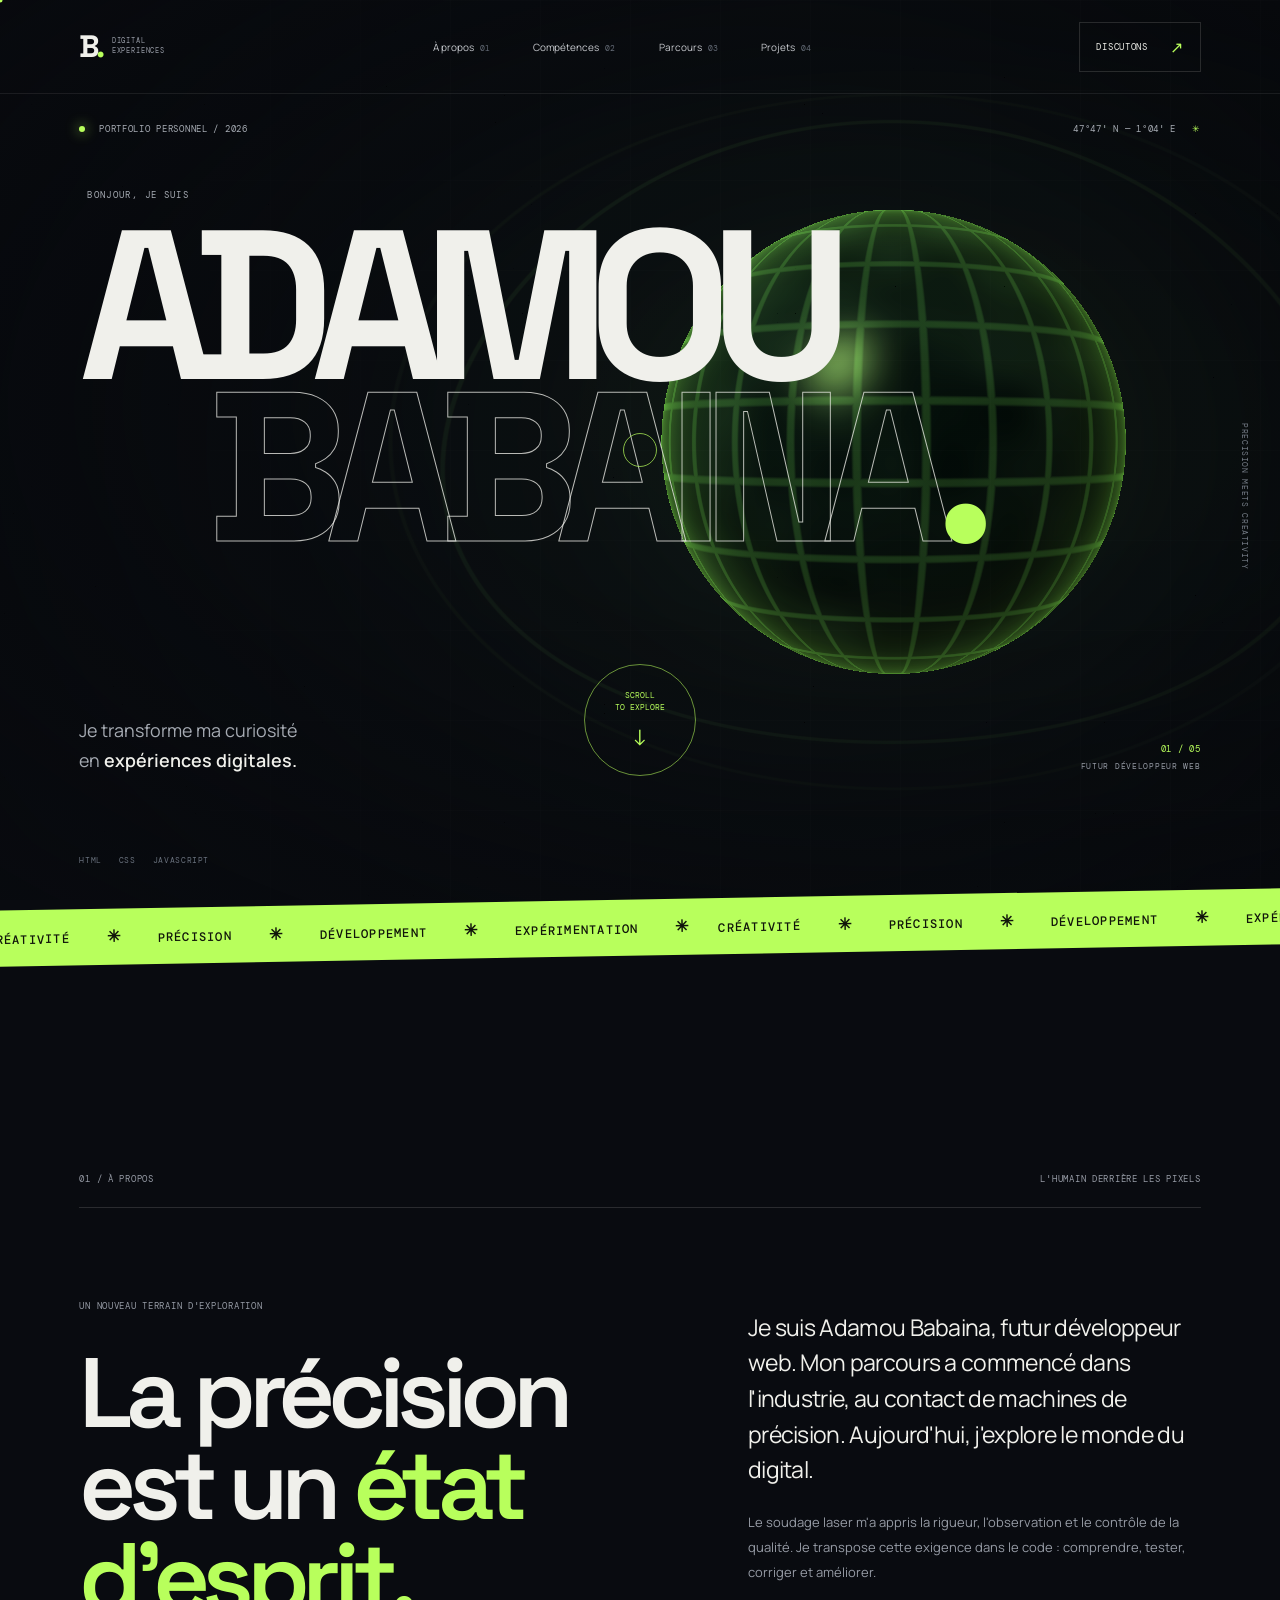
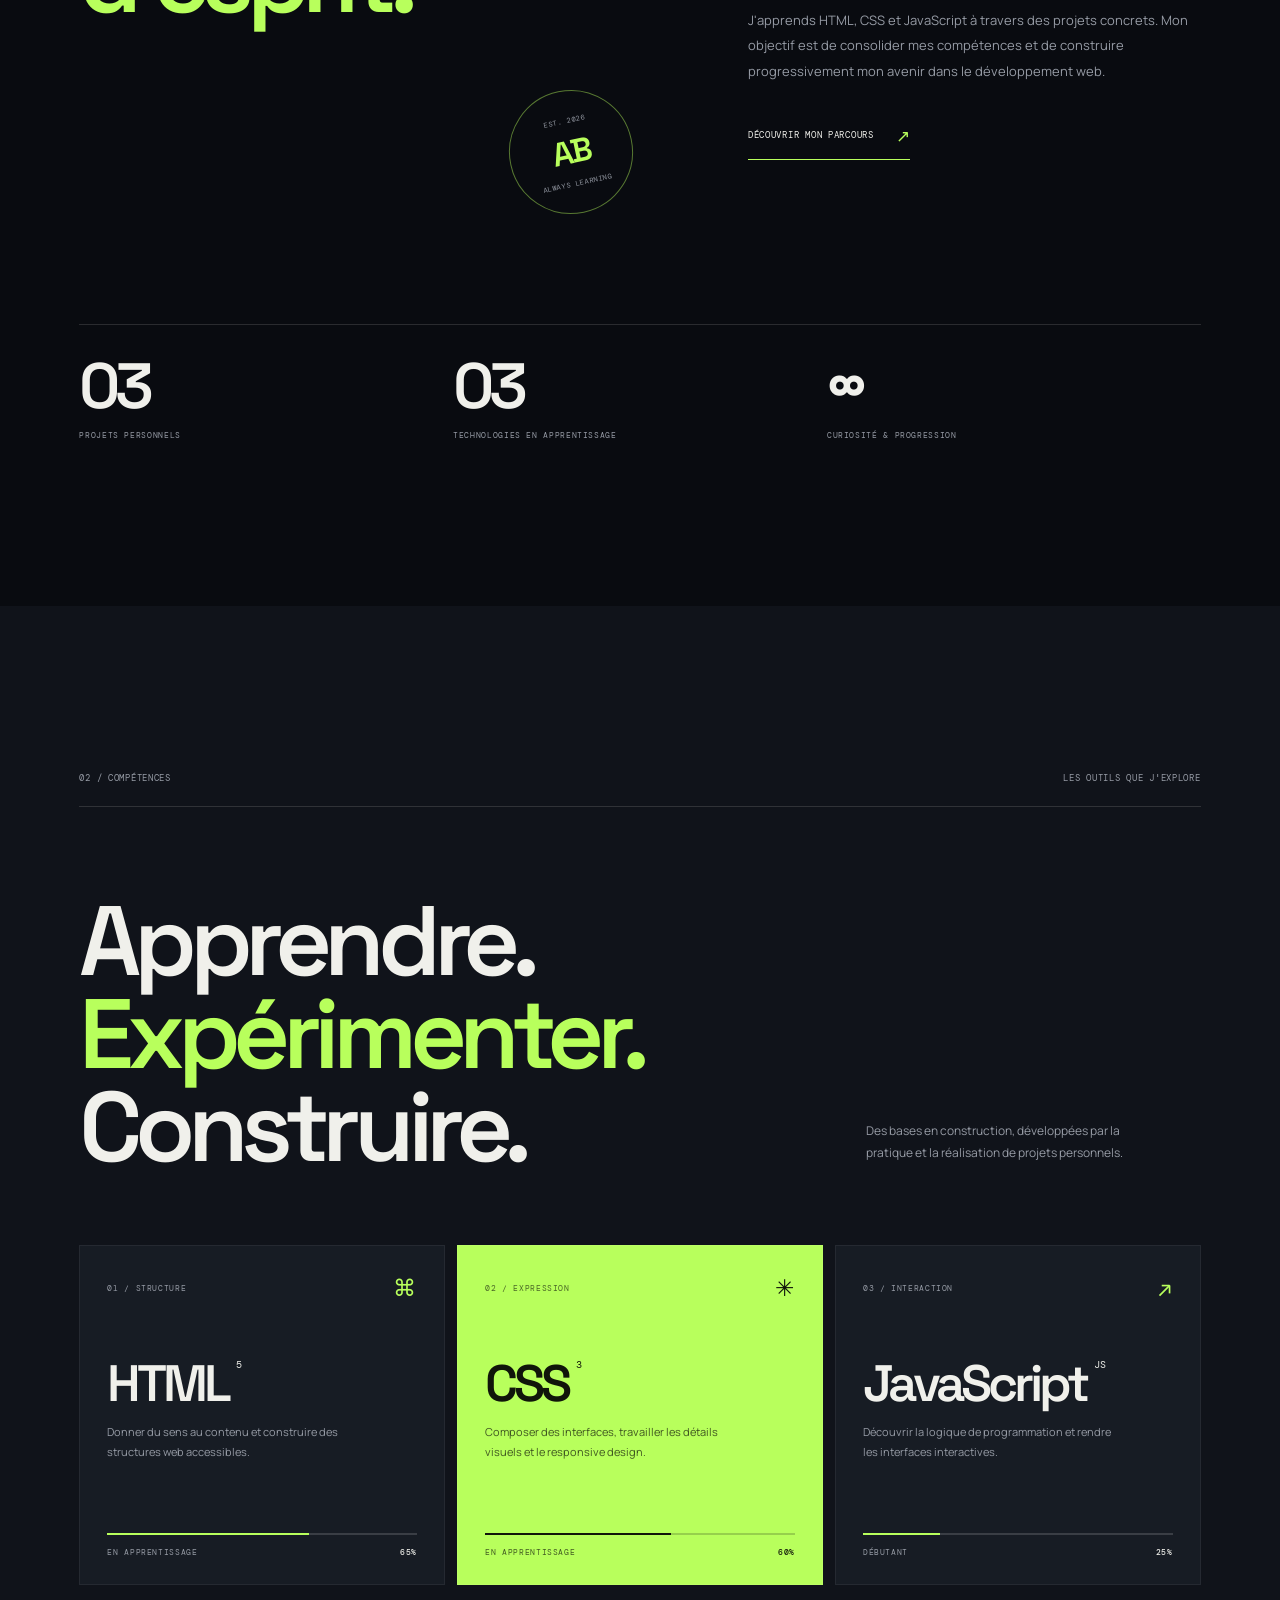
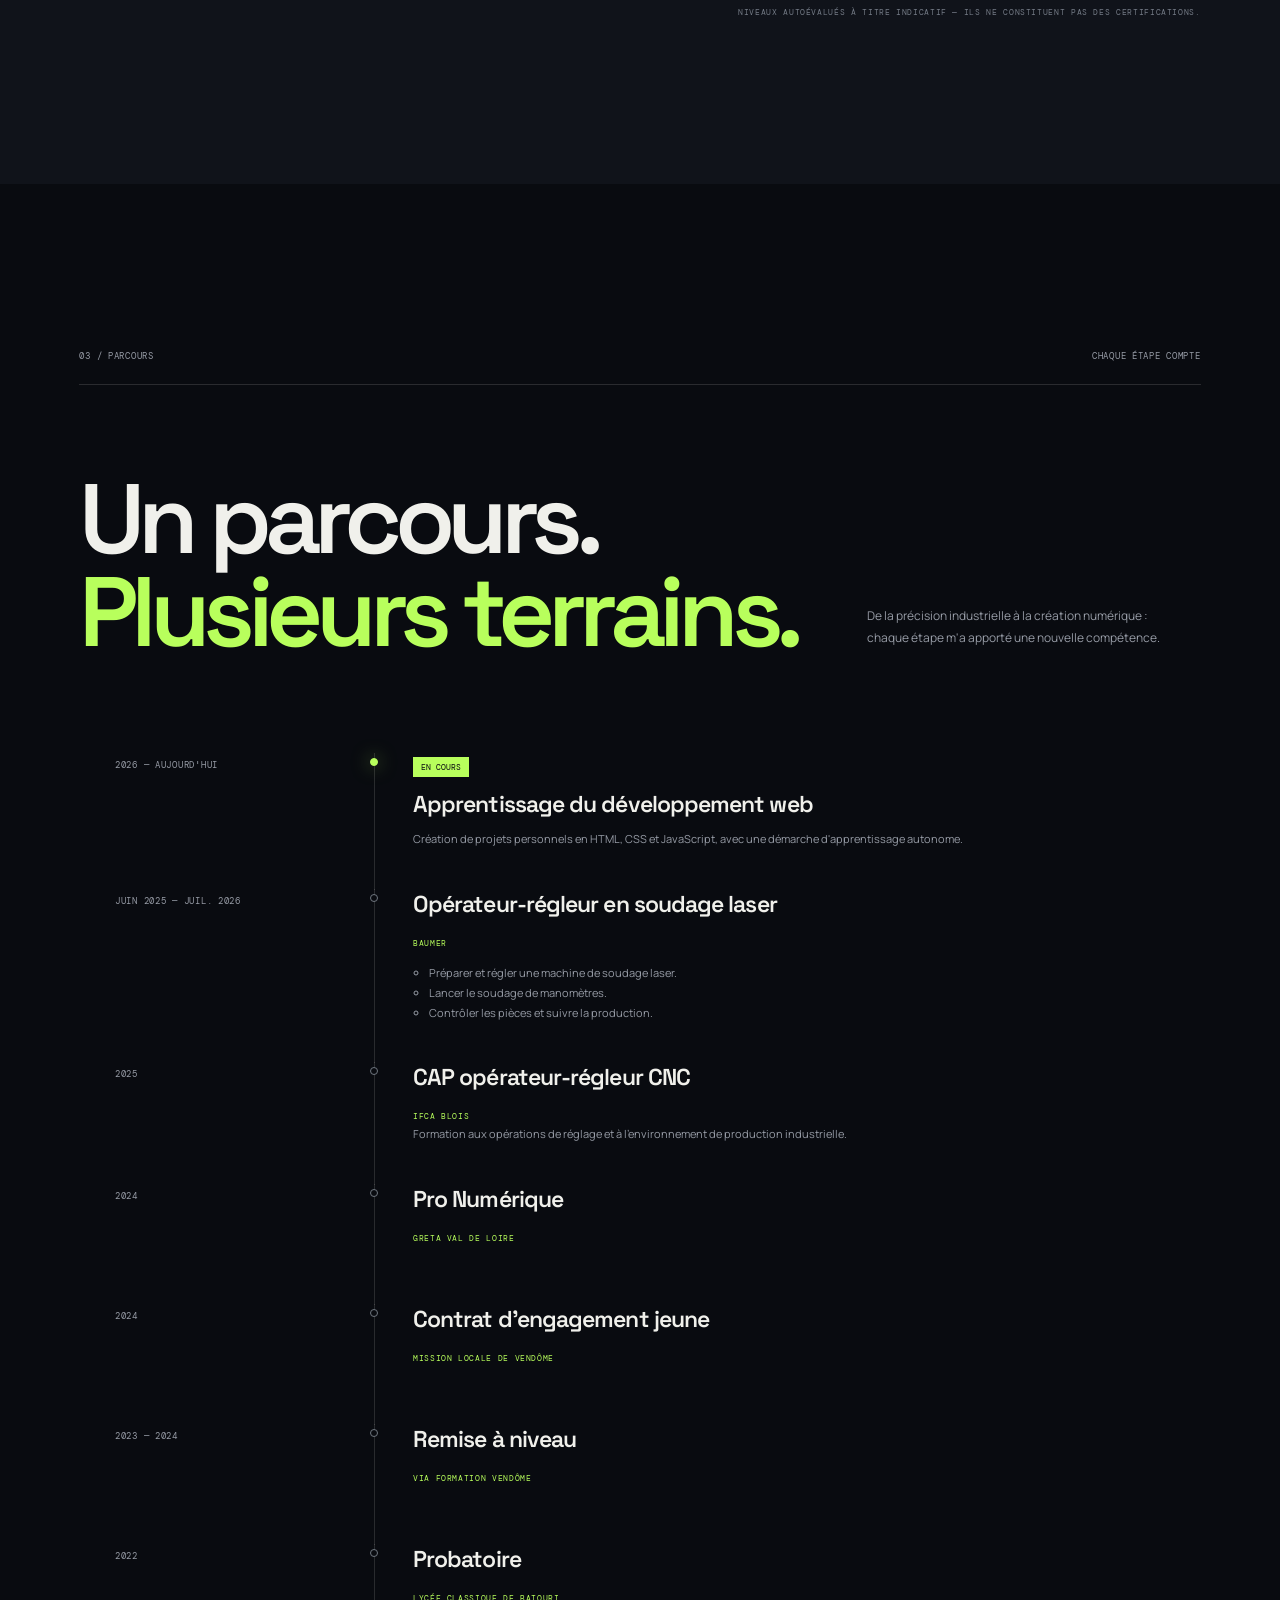
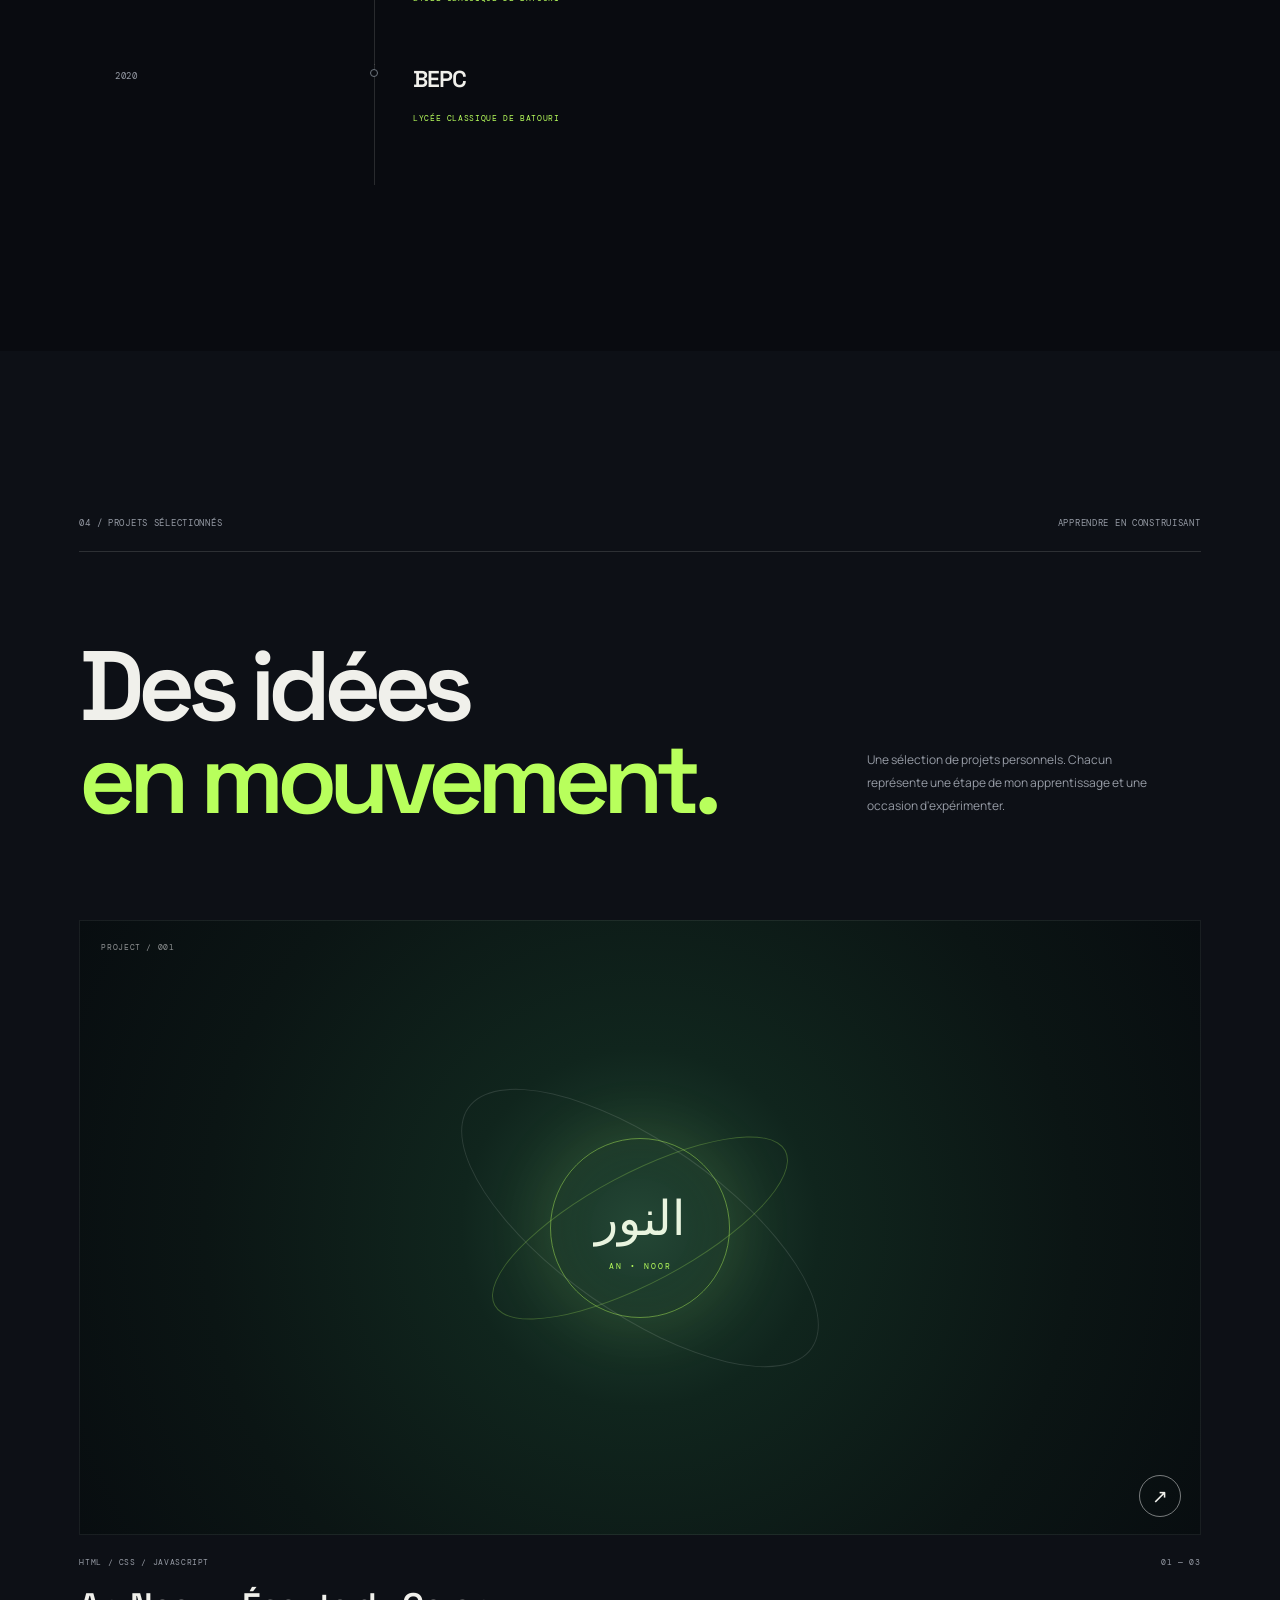
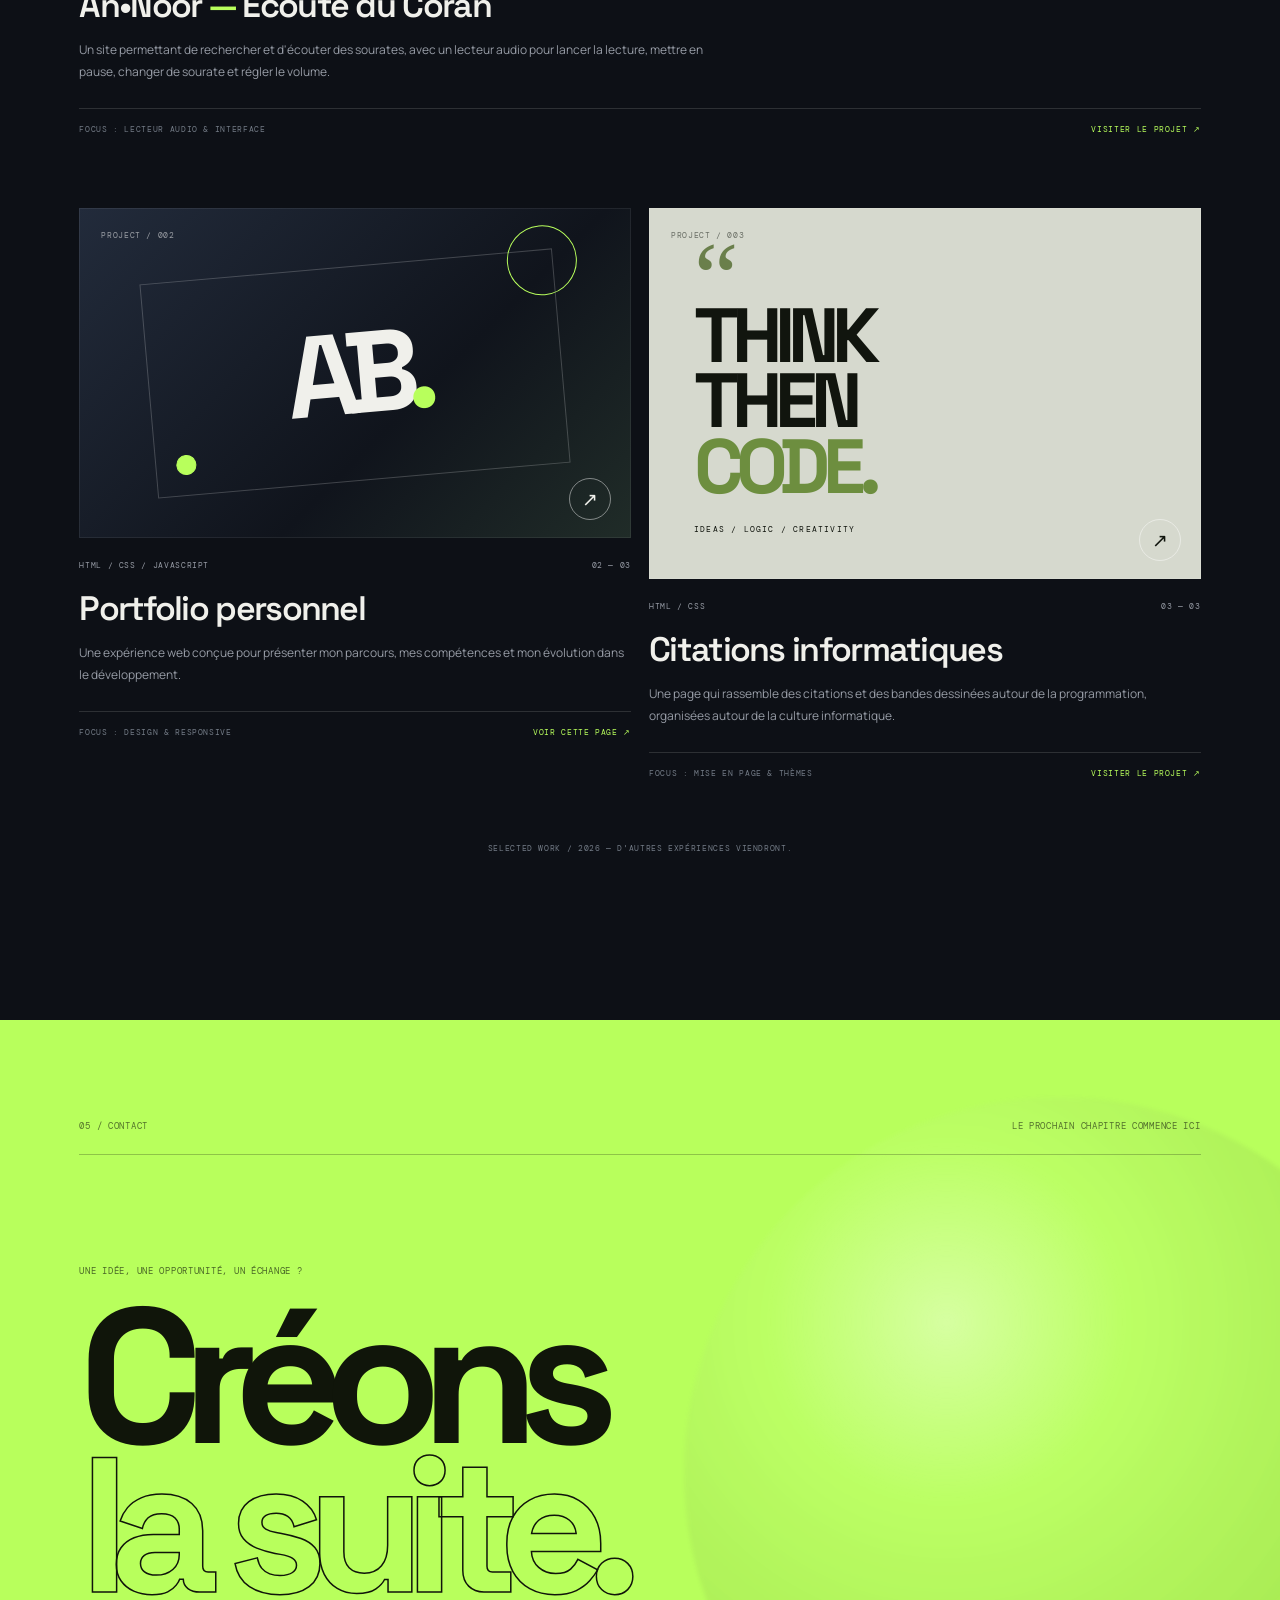
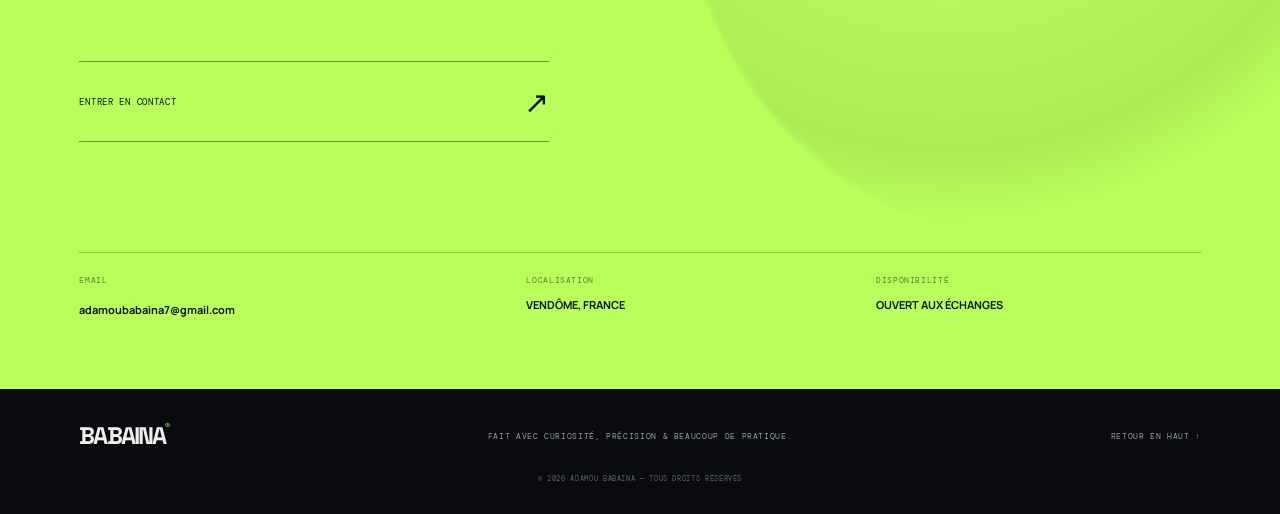
<file: index.html>
<!doctype html>
<html lang="fr">
<head>
  <!-- =========================================================
       BABAINA® — Digital Experiences
       Portfolio personnel d'Adamou Babaina
       Stack : HTML5 / CSS3 / JavaScript natif + WebGL facultatif
       ========================================================= -->
  <meta charset="utf-8">
  <meta name="viewport" content="width=device-width, initial-scale=1">
  <meta name="theme-color" content="#090b10">
  <meta name="description" content="Adamou Babaina, futur développeur web à Vendôme. Découvrez mon parcours, mes compétences et mes projets digitaux.">
  <meta property="og:title" content="BABAINA® — Digital Experiences">
  <meta property="og:description" content="De la précision industrielle à la création digitale.">
  <meta property="og:type" content="website">
  <title>BABAINA® — Digital Experiences</title>

  <!-- Chargement anticipé des polices utilisées dans l'interface -->
  <link rel="preconnect" href="https://fonts.googleapis.com">
  <link rel="preconnect" href="https://fonts.gstatic.com" crossorigin>
  <link href="https://fonts.googleapis.com/css2?family=DM+Mono:wght@400;500&family=Manrope:wght@400;500;600;700;800&family=Space+Grotesk:wght@400;500;600;700&display=swap" rel="stylesheet">
  <link rel="stylesheet" href="style.css">
  <script src="script.js" defer></script>
</head>
<body>
  <!-- Barre de progression de lecture et curseur décoratif -->
  <div class="scroll-progress" aria-hidden="true"><span></span></div>
  <div class="cursor cursor--dot" aria-hidden="true"></div>
  <div class="cursor cursor--ring" aria-hidden="true"></div>

  <a class="skip-link" href="#main">Aller au contenu</a>

  <!-- Navigation principale : menu compact sur mobile -->
  <header class="site-header">
    <a class="brand" href="#home" aria-label="BABAINA, accueil">
      <span class="brand-mark">B<span>.</span></span>
      <span class="brand-caption">DIGITAL<br>EXPERIENCES</span>
    </a>

    <nav class="main-nav" id="main-nav" aria-label="Navigation principale">
      <a href="#about">À propos <small>01</small></a>
      <a href="#skills">Compétences <small>02</small></a>
      <a href="#journey">Parcours <small>03</small></a>
      <a href="#projects">Projets <small>04</small></a>
    </nav>

    <a class="header-contact magnetic" href="#contact">
      <span>Discutons</span><i aria-hidden="true">↗</i>
    </a>

    <button class="menu-toggle" type="button" aria-label="Ouvrir le menu" aria-expanded="false" aria-controls="main-nav">
      <span></span><span></span>
    </button>
  </header>

  <main id="main">
    <!-- =====================================================
         HERO — scène d'accueil et sphère interactive WebGL
         ===================================================== -->
    <section class="hero" id="home" aria-labelledby="hero-title">
      <canvas class="hero-canvas" aria-hidden="true"></canvas>
      <div class="hero-vignette" aria-hidden="true"></div>
      <div class="hero-grid" aria-hidden="true"></div>

      <div class="hero-topline">
        <p class="eyebrow"><span class="status-dot"></span> PORTFOLIO PERSONNEL / 2026</p>
        <p class="eyebrow hero-coordinate">47°47' N — 1°04' E <span>✳</span></p>
      </div>

      <div class="hero-content">
        <p class="hero-kicker reveal">BONJOUR, JE SUIS</p>
        <h1 class="hero-title" id="hero-title">
          <span class="title-line reveal">ADAMOU</span>
          <span class="title-line title-outline reveal">BABAINA<span class="title-dot">.</span></span>
        </h1>
        <div class="hero-bottom reveal">
          <p class="hero-description">Je transforme ma curiosité<br>en <strong>expériences digitales.</strong></p>
          <a class="scroll-orb magnetic" href="#about" aria-label="Défiler pour découvrir">
            <span>SCROLL<br>TO EXPLORE</span><b aria-hidden="true">↓</b>
          </a>
          <p class="hero-index">01 / 05<br><span>FUTUR DÉVELOPPEUR WEB</span></p>
        </div>
      </div>

      <p class="hero-side-note" aria-hidden="true">PRECISION MEETS CREATIVITY</p>
      <p class="hero-bottom-note" aria-hidden="true">HTML&nbsp;&nbsp; CSS&nbsp;&nbsp; JAVASCRIPT</p>
    </section>

    <!-- Bandeau animé : vocabulaire de la démarche créative -->
    <div class="ticker" aria-label="Créativité, précision, développement, expérimentation">
      <div class="ticker-track">
        <span>CRÉATIVITÉ <b>✳</b> PRÉCISION <b>✳</b> DÉVELOPPEMENT <b>✳</b> EXPÉRIMENTATION <b>✳</b></span>
        <span aria-hidden="true">CRÉATIVITÉ <b>✳</b> PRÉCISION <b>✳</b> DÉVELOPPEMENT <b>✳</b> EXPÉRIMENTATION <b>✳</b></span>
      </div>
    </div>

    <!-- =====================================================
         ABOUT — présentation personnelle
         ===================================================== -->
    <section class="section about-section" id="about">
      <div class="section-label reveal"><span>01 / À PROPOS</span><span>L'HUMAIN DERRIÈRE LES PIXELS</span></div>

      <div class="about-layout">
        <div class="about-heading">
          <p class="eyebrow reveal">UN NOUVEAU TERRAIN D'EXPLORATION</p>
          <h2 class="section-title reveal">La précision<br>est un <em>état d'esprit.</em></h2>
          <div class="about-stamp reveal" aria-label="Établi en 2026, toujours en apprentissage">
            <span>EST. 2026</span><b>AB</b><span>ALWAYS LEARNING</span>
          </div>
        </div>

        <div class="about-copy reveal">
          <p class="copy-lead">Je suis Adamou Babaina, futur développeur web. Mon parcours a commencé dans l'industrie, au contact de machines de précision. Aujourd'hui, j'explore le monde du digital.</p>
          <p>Le soudage laser m'a appris la rigueur, l'observation et le contrôle de la qualité. Je transpose cette exigence dans le code : comprendre, tester, corriger et améliorer.</p>
          <p>J'apprends HTML, CSS et JavaScript à travers des projets concrets. Mon objectif est de consolider mes compétences et de construire progressivement mon avenir dans le développement web.</p>
          <a class="text-link" href="#journey">DÉCOUVRIR MON PARCOURS <span>↗</span></a>
        </div>
      </div>

      <div class="about-stats">
        <div class="stat reveal"><strong>03</strong><span>PROJETS PERSONNELS</span></div>
        <div class="stat reveal"><strong>03</strong><span>TECHNOLOGIES EN APPRENTISSAGE</span></div>
        <div class="stat reveal"><strong>∞</strong><span>CURIOSITÉ & PROGRESSION</span></div>
      </div>
    </section>

    <!-- =====================================================
         SKILLS — technologies en apprentissage
         ===================================================== -->
    <section class="section skills-section" id="skills">
      <div class="section-label reveal"><span>02 / COMPÉTENCES</span><span>LES OUTILS QUE J'EXPLORE</span></div>
      <div class="skills-intro">
        <h2 class="section-title reveal">Apprendre.<br><em>Expérimenter.</em><br>Construire.</h2>
        <p class="reveal">Des bases en construction, développées par la pratique et la réalisation de projets personnels.</p>
      </div>

      <div class="skill-cards">
        <article class="skill-card reveal">
          <div class="skill-card-top"><span>01 / STRUCTURE</span><span class="skill-symbol">⌘</span></div>
          <h3>HTML<span>5</span></h3>
          <p>Donner du sens au contenu et construire des structures web accessibles.</p>
          <div class="skill-meter" role="img" aria-label="Autoévaluation HTML : 65 pour cent"><span style="--level:65%"></span></div>
          <div class="skill-card-bottom"><span>EN APPRENTISSAGE</span><strong>65%</strong></div>
        </article>

        <article class="skill-card skill-card--accent reveal">
          <div class="skill-card-top"><span>02 / EXPRESSION</span><span class="skill-symbol">✳</span></div>
          <h3>CSS<span>3</span></h3>
          <p>Composer des interfaces, travailler les détails visuels et le responsive design.</p>
          <div class="skill-meter" role="img" aria-label="Autoévaluation CSS : 60 pour cent"><span style="--level:60%"></span></div>
          <div class="skill-card-bottom"><span>EN APPRENTISSAGE</span><strong>60%</strong></div>
        </article>

        <article class="skill-card reveal">
          <div class="skill-card-top"><span>03 / INTERACTION</span><span class="skill-symbol">↗</span></div>
          <h3>JavaScript<span>JS</span></h3>
          <p>Découvrir la logique de programmation et rendre les interfaces interactives.</p>
          <div class="skill-meter" role="img" aria-label="Autoévaluation JavaScript : 25 pour cent"><span style="--level:25%"></span></div>
          <div class="skill-card-bottom"><span>DÉBUTANT</span><strong>25%</strong></div>
        </article>
      </div>
      <p class="skills-disclaimer">NIVEAUX AUTOÉVALUÉS À TITRE INDICATIF — ILS NE CONSTITUENT PAS DES CERTIFICATIONS.</p>
    </section>

    <!-- =====================================================
         JOURNEY — parcours chronologique
         ===================================================== -->
    <section class="section journey-section" id="journey">
      <div class="section-label reveal"><span>03 / PARCOURS</span><span>CHAQUE ÉTAPE COMPTE</span></div>
      <div class="journey-heading">
        <h2 class="section-title reveal">Un parcours.<br><em>Plusieurs terrains.</em></h2>
        <p class="reveal">De la précision industrielle à la création numérique : chaque étape m'a apporté une nouvelle compétence.</p>
      </div>

      <ol class="timeline">
        <li class="timeline-item timeline-item--current reveal">
          <time class="timeline-date">2026 — AUJOURD'HUI</time>
          <span class="timeline-marker" aria-hidden="true"></span>
          <div class="timeline-content"><span class="timeline-tag">EN COURS</span><h3>Apprentissage du développement web</h3><p>Création de projets personnels en HTML, CSS et JavaScript, avec une démarche d'apprentissage autonome.</p></div>
        </li>
        <li class="timeline-item reveal">
          <time class="timeline-date">JUIN 2025 — JUIL. 2026</time>
          <span class="timeline-marker" aria-hidden="true"></span>
          <div class="timeline-content"><h3>Opérateur-régleur en soudage laser</h3><span class="timeline-place">BAUMER</span><ul><li>Préparer et régler une machine de soudage laser.</li><li>Lancer le soudage de manomètres.</li><li>Contrôler les pièces et suivre la production.</li></ul></div>
        </li>
        <li class="timeline-item reveal">
          <time class="timeline-date">2025</time><span class="timeline-marker" aria-hidden="true"></span>
          <div class="timeline-content"><h3>CAP opérateur-régleur CNC</h3><span class="timeline-place">IFCA BLOIS</span><p>Formation aux opérations de réglage et à l'environnement de production industrielle.</p></div>
        </li>
        <li class="timeline-item reveal">
          <time class="timeline-date">2024</time><span class="timeline-marker" aria-hidden="true"></span>
          <div class="timeline-content"><h3>Pro Numérique</h3><span class="timeline-place">GRETA VAL DE LOIRE</span></div>
        </li>
        <li class="timeline-item reveal">
          <time class="timeline-date">2024</time><span class="timeline-marker" aria-hidden="true"></span>
          <div class="timeline-content"><h3>Contrat d'engagement jeune</h3><span class="timeline-place">MISSION LOCALE DE VENDÔME</span></div>
        </li>
        <li class="timeline-item reveal">
          <time class="timeline-date">2023 — 2024</time><span class="timeline-marker" aria-hidden="true"></span>
          <div class="timeline-content"><h3>Remise à niveau</h3><span class="timeline-place">VIA FORMATION VENDÔME</span></div>
        </li>
        <li class="timeline-item reveal">
          <time class="timeline-date">2022</time><span class="timeline-marker" aria-hidden="true"></span>
          <div class="timeline-content"><h3>Probatoire</h3><span class="timeline-place">LYCÉE CLASSIQUE DE BATOURI</span></div>
        </li>
        <li class="timeline-item reveal">
          <time class="timeline-date">2020</time><span class="timeline-marker" aria-hidden="true"></span>
          <div class="timeline-content"><h3>BEPC</h3><span class="timeline-place">LYCÉE CLASSIQUE DE BATOURI</span></div>
        </li>
      </ol>
    </section>

    <!-- =====================================================
         PROJECTS — sélection des projets personnels
         ===================================================== -->
    <section class="section projects-section" id="projects">
      <div class="section-label reveal"><span>04 / PROJETS SÉLECTIONNÉS</span><span>APPRENDRE EN CONSTRUISANT</span></div>
      <div class="projects-heading">
        <h2 class="section-title reveal">Des idées<br><em>en mouvement.</em></h2>
        <p class="reveal">Une sélection de projets personnels. Chacun représente une étape de mon apprentissage et une occasion d'expérimenter.</p>
      </div>

      <div class="project-list">
        <!-- Projet 01 : An-Noor -->
        <article class="project project--featured reveal">
          <a class="project-visual project-visual--noor" href="projet-annoor/an-noor-complet/index.html" aria-label="Ouvrir le projet An-Noor">
            <div class="noor-orbit orbit-one"></div><div class="noor-orbit orbit-two"></div>
            <div class="noor-center"><span lang="ar" dir="rtl">النور</span><small>AN • NOOR</small></div>
            <span class="visual-index">PROJECT / 001</span><span class="visual-open" aria-hidden="true">↗</span>
          </a>
          <div class="project-info">
            <div class="project-meta"><span>HTML / CSS / JAVASCRIPT</span><span>01 — 03</span></div>
            <h3>An•Noor <i>—</i> Écoute du Coran</h3>
            <p>Un site permettant de rechercher et d'écouter des sourates, avec un lecteur audio pour lancer la lecture, mettre en pause, changer de sourate et régler le volume.</p>
            <div class="project-bottom"><span>FOCUS : LECTEUR AUDIO & INTERFACE</span><a href="projet-annoor/an-noor-complet/index.html">VISITER LE PROJET ↗</a></div>
          </div>
        </article>

        <!-- Projet 02 : portfolio personnel -->
        <article class="project reveal">
          <a class="project-visual project-visual--portfolio" href="#home" aria-label="Revenir au début du portfolio">
            <div class="portfolio-art"><span>AB<span>.</span></span><i></i><b></b></div>
            <span class="visual-index">PROJECT / 002</span><span class="visual-open" aria-hidden="true">↗</span>
          </a>
          <div class="project-info">
            <div class="project-meta"><span>HTML / CSS / JAVASCRIPT</span><span>02 — 03</span></div>
            <h3>Portfolio personnel</h3>
            <p>Une expérience web conçue pour présenter mon parcours, mes compétences et mon évolution dans le développement.</p>
            <div class="project-bottom"><span>FOCUS : DESIGN & RESPONSIVE</span><a href="#home">VOIR CETTE PAGE ↗</a></div>
          </div>
        </article>

        <!-- Projet 03 : citations informatiques -->
        <article class="project reveal">
          <a class="project-visual project-visual--quotes" href="projet-citations-informatique/index.html" aria-label="Ouvrir le projet Citations informatiques">
            <span class="quote-mark">“</span><span class="quote-art-text">THINK<br>THEN<br><em>CODE.</em></span><span class="quote-art-foot">IDEAS / LOGIC / CREATIVITY</span>
            <span class="visual-index">PROJECT / 003</span><span class="visual-open" aria-hidden="true">↗</span>
          </a>
          <div class="project-info">
            <div class="project-meta"><span>HTML / CSS</span><span>03 — 03</span></div>
            <h3>Citations informatiques</h3>
            <p>Une page qui rassemble des citations et des bandes dessinées autour de la programmation, organisées autour de la culture informatique.</p>
            <div class="project-bottom"><span>FOCUS : MISE EN PAGE & THÈMES</span><a href="projet-citations-informatique/index.html">VISITER LE PROJET ↗</a></div>
          </div>
        </article>
      </div>
      <p class="projects-note">SELECTED WORK / 2026 — D'AUTRES EXPÉRIENCES VIENDRONT.</p>
    </section>

    <!-- =====================================================
         CONTACT — prise de contact directe par e-mail
         ===================================================== -->
    <section class="contact-section" id="contact">
      <div class="contact-orb" aria-hidden="true"></div>
      <div class="section-label"><span>05 / CONTACT</span><span>LE PROCHAIN CHAPITRE COMMENCE ICI</span></div>
      <p class="eyebrow reveal">UNE IDÉE, UNE OPPORTUNITÉ, UN ÉCHANGE ?</p>
      <h2 class="contact-title reveal">Créons<br><em>la suite.</em></h2>
      <a class="contact-cta magnetic reveal" href="mailto:adamoubabaina7@gmail.com"><span>ENTRER EN CONTACT</span><b aria-hidden="true">↗</b></a>
      <div class="contact-details">
        <div><span>EMAIL</span><a href="mailto:adamoubabaina7@gmail.com">adamoubabaina7@gmail.com</a></div>
        <div><span>LOCALISATION</span><p>VENDÔME, FRANCE</p></div>
        <div><span>DISPONIBILITÉ</span><p>OUVERT AUX ÉCHANGES</p></div>
      </div>
    </section>
  </main>

  <!-- Footer éditorial -->
  <footer class="site-footer">
    <a class="footer-brand" href="#home">BABAINA<span>®</span></a>
    <p>FAIT AVEC CURIOSITÉ, PRÉCISION & BEAUCOUP DE PRATIQUE.</p>
    <a href="#home">RETOUR EN HAUT ↑</a>
    <small>© <span data-current-year>2026</span> ADAMOU BABAINA — TOUS DROITS RÉSERVÉS</small>
  </footer>
</body>
</html>
</file>
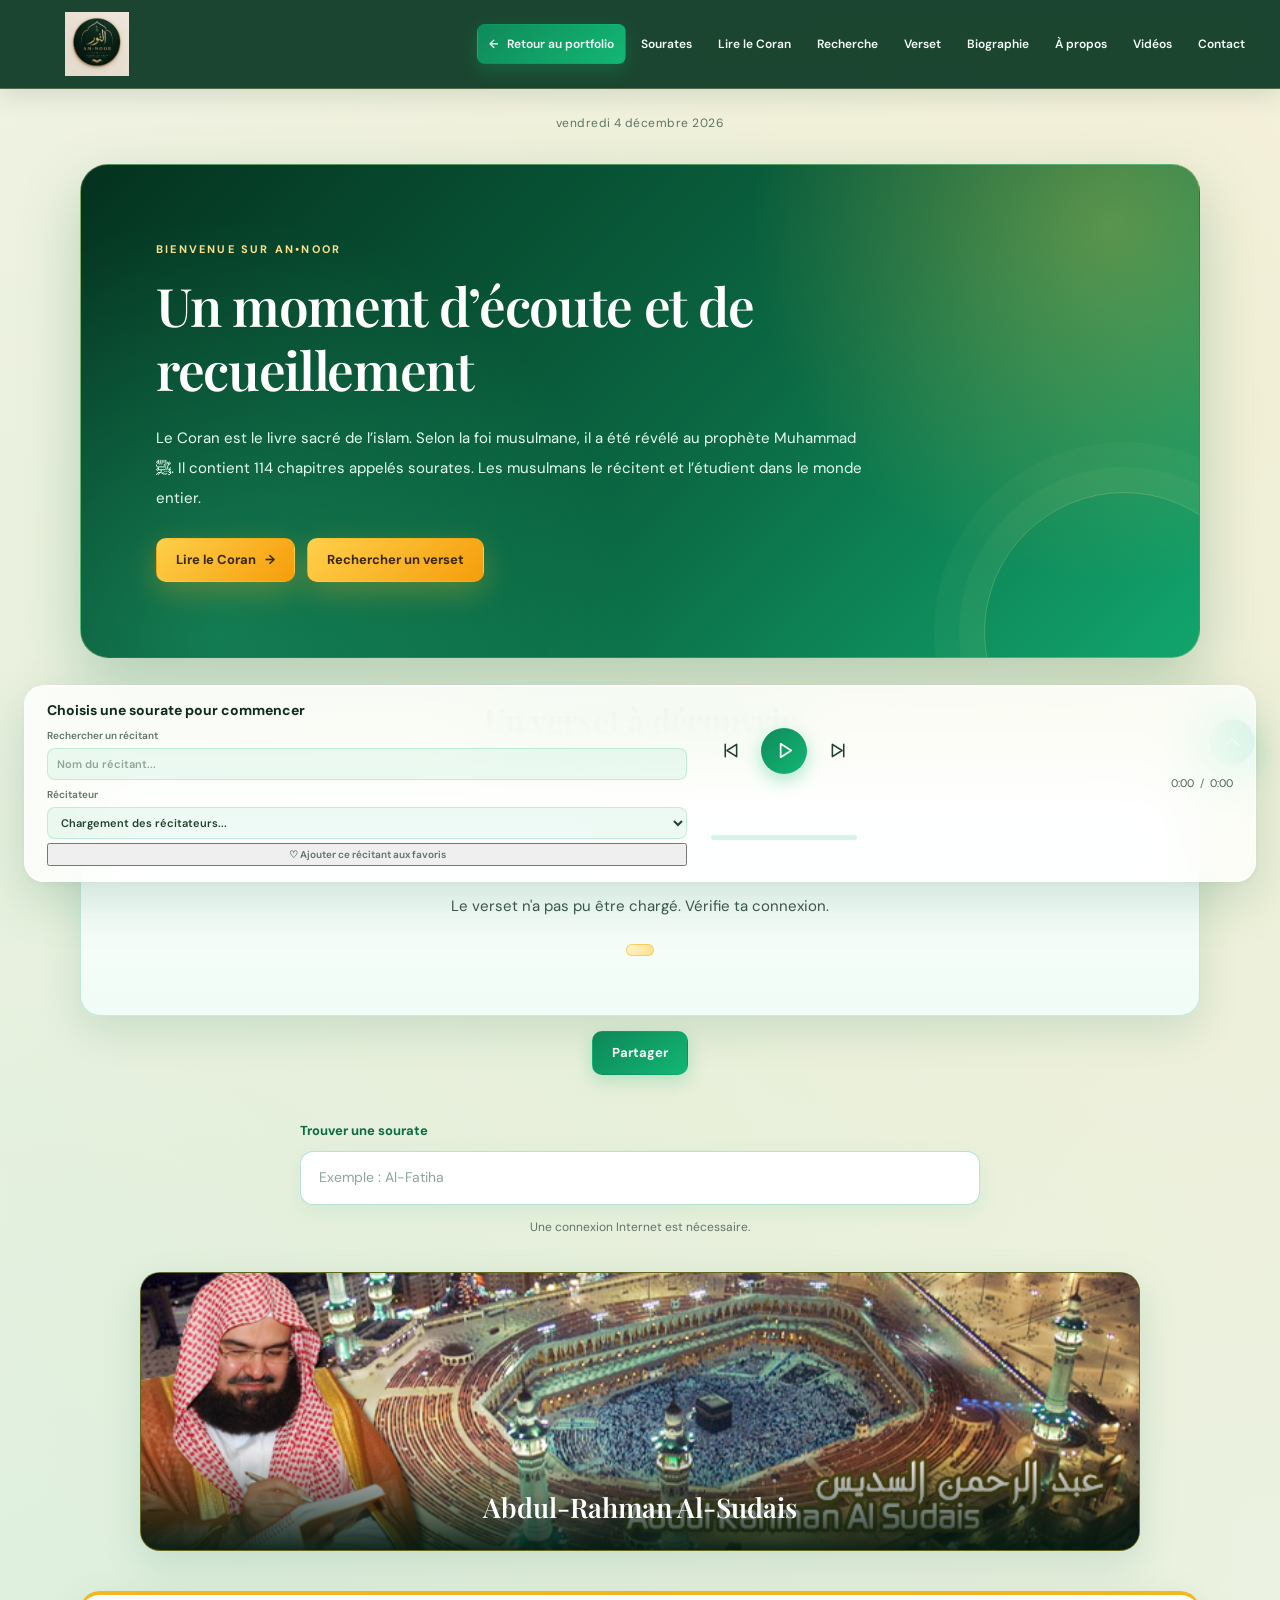
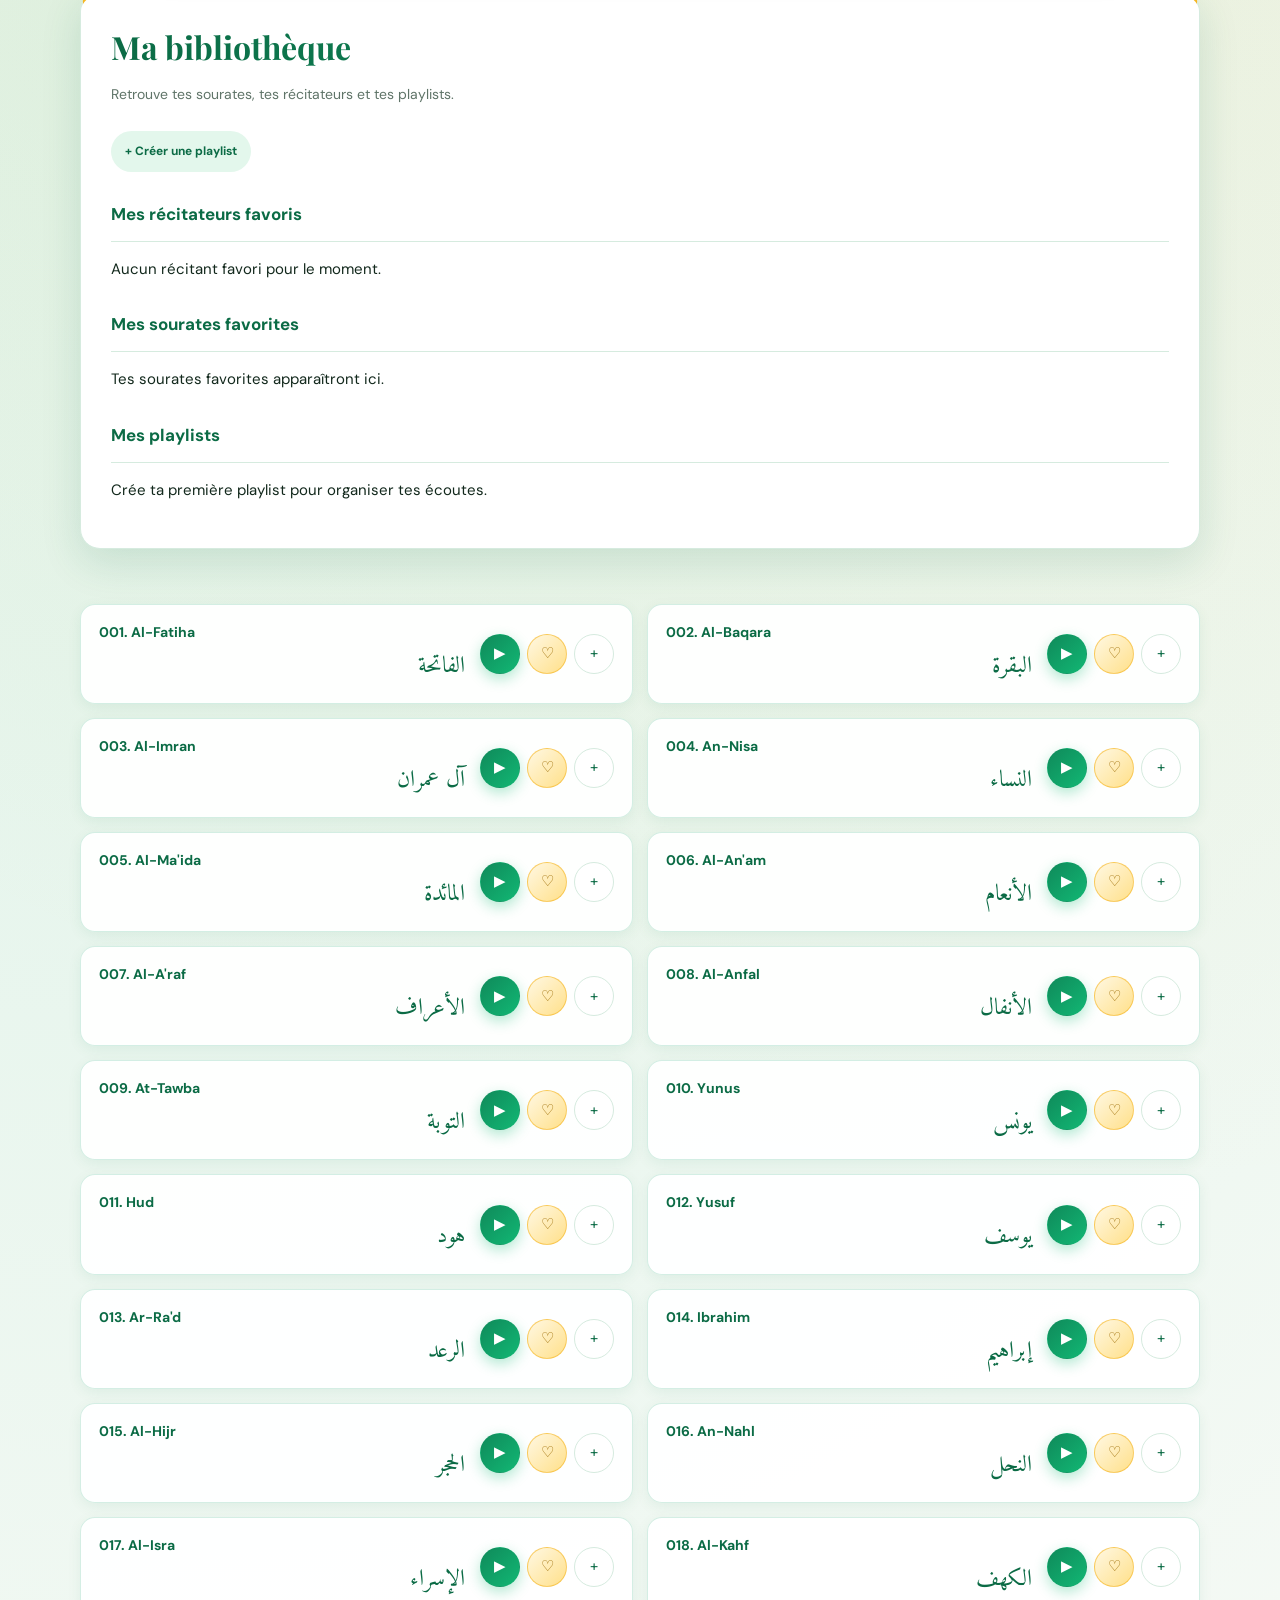
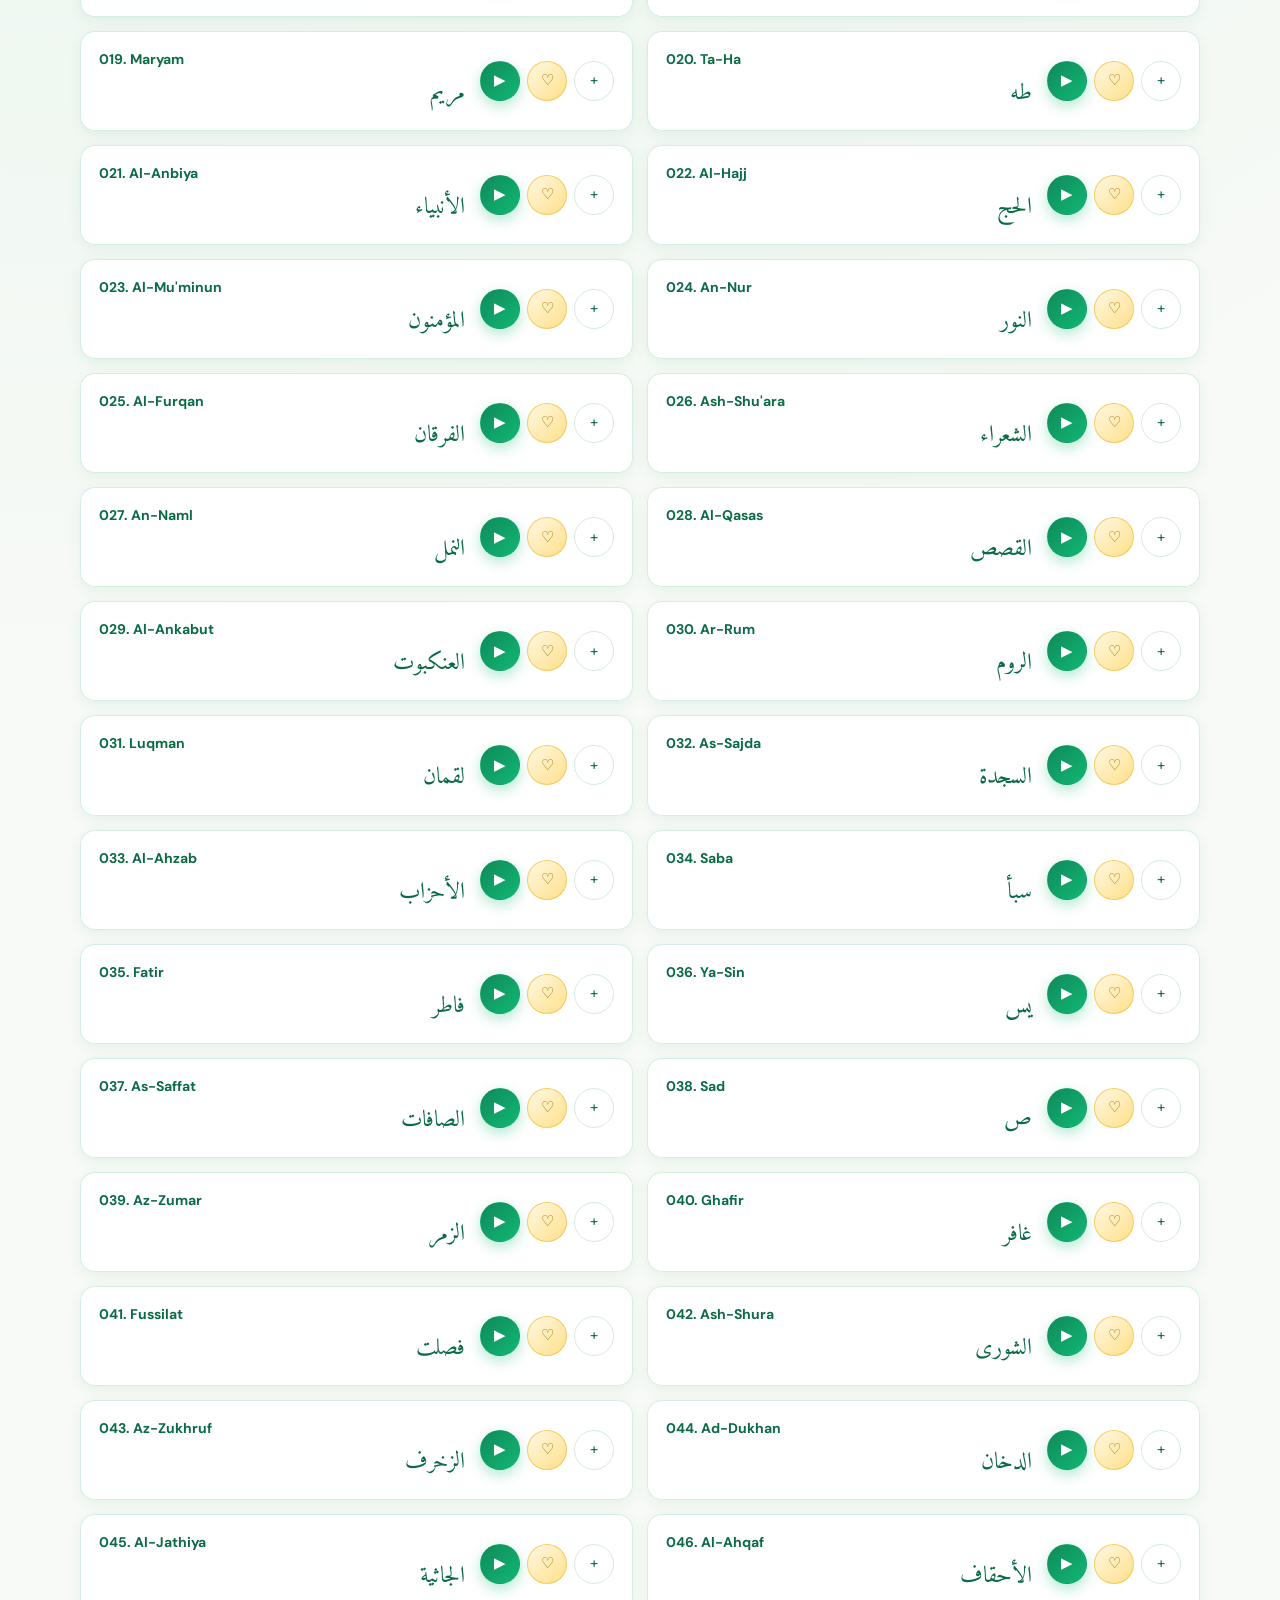
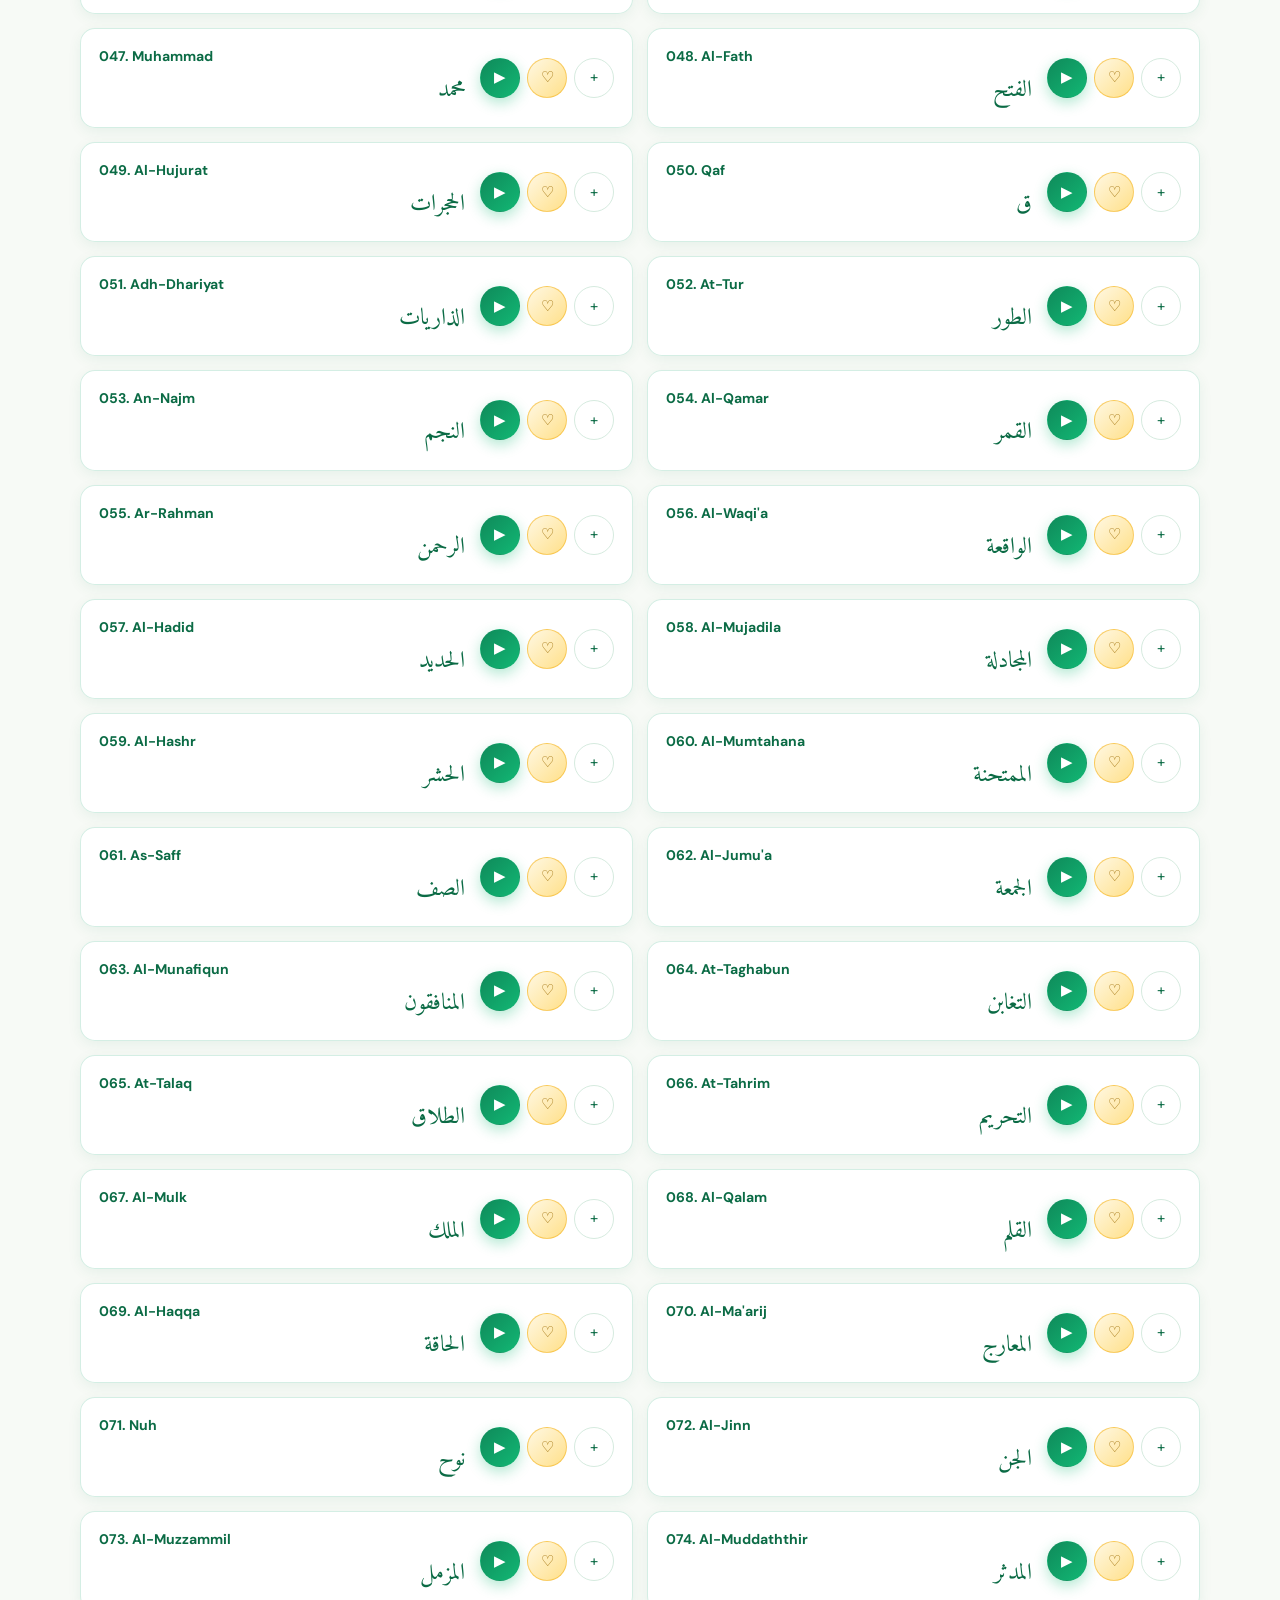
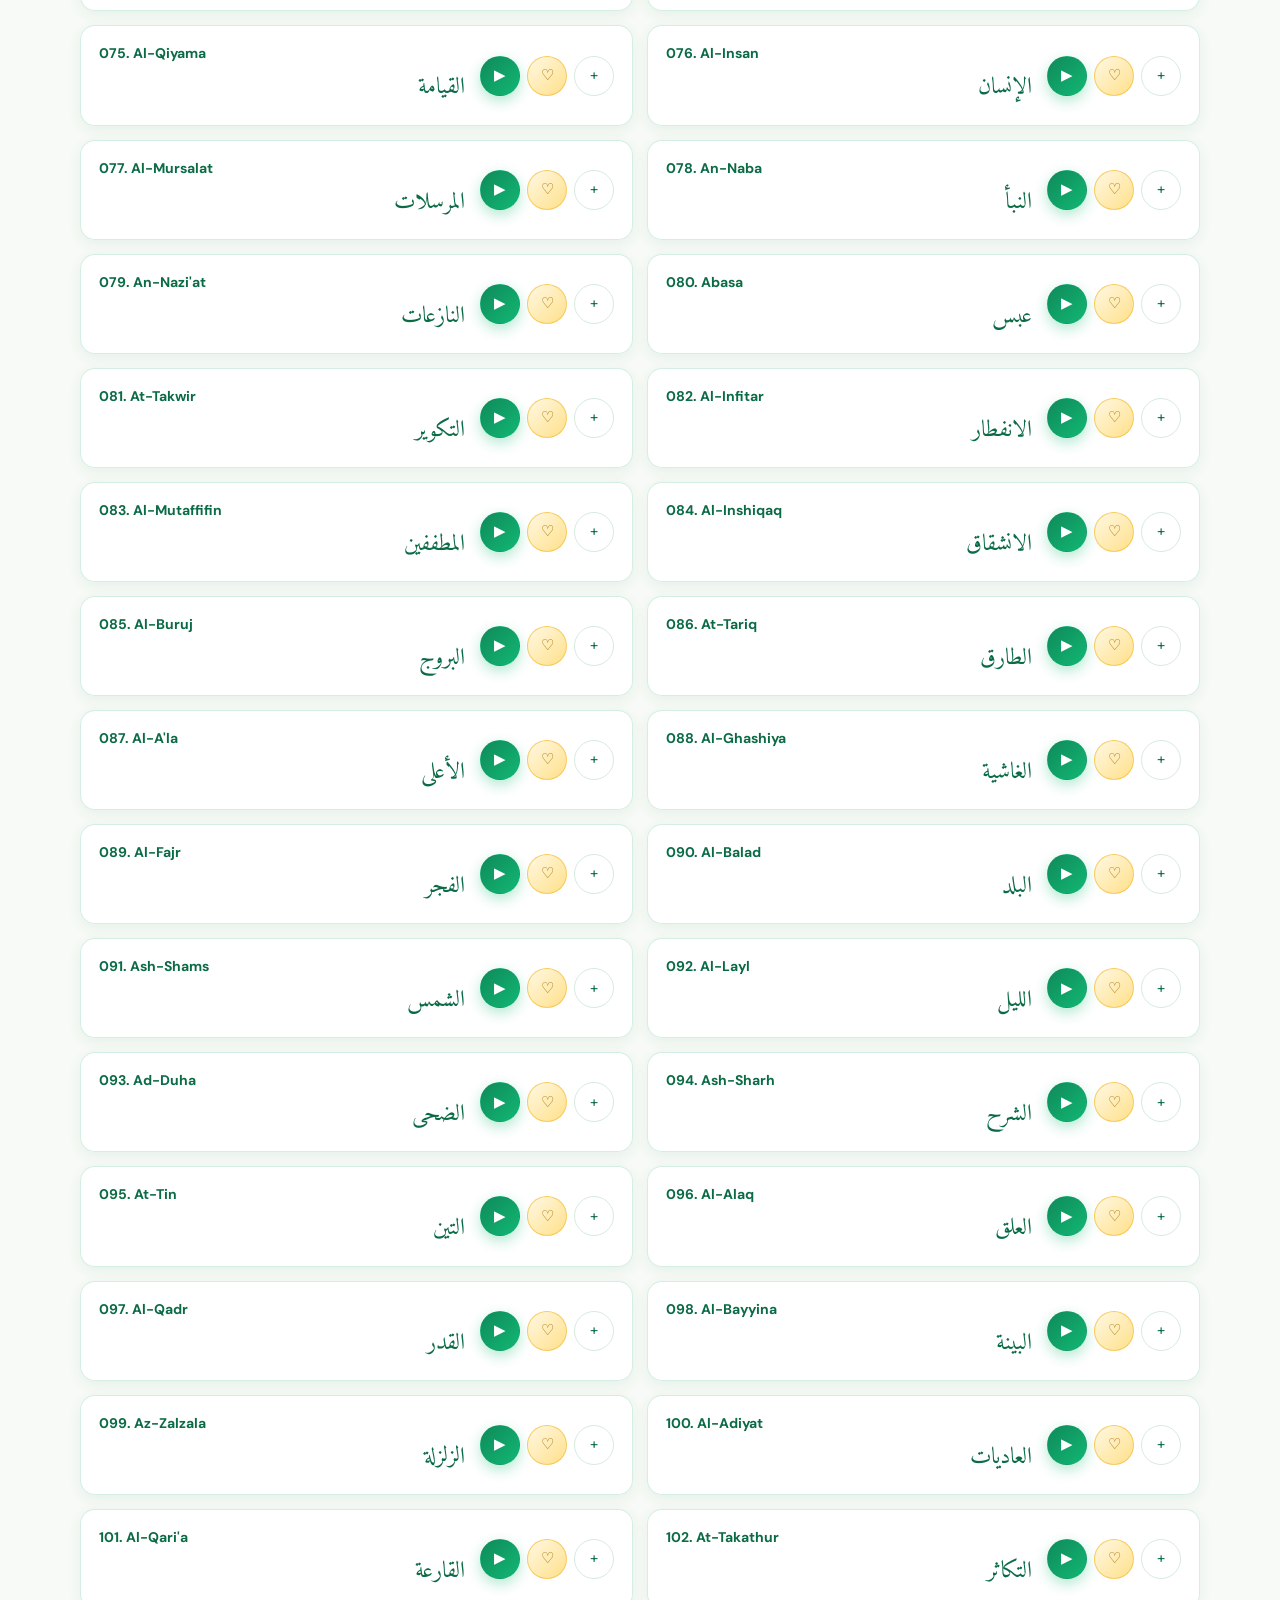
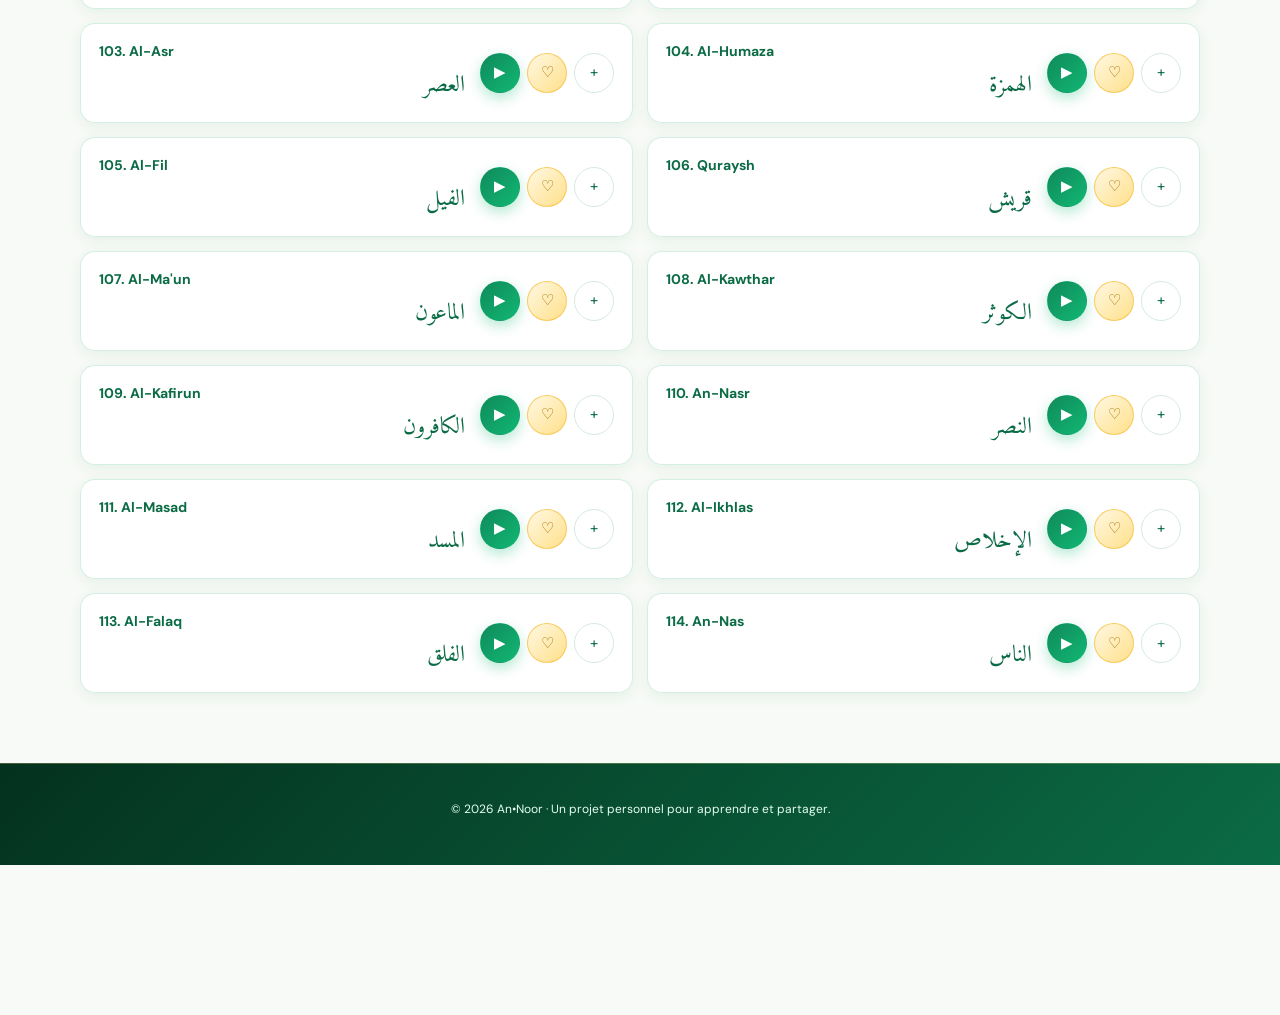
<file: projet-annoor/an-noor-complet/index.html>
<!doctype html>
<html lang="fr">

<head>
  <!-- =====================================================
       01 — CONFIGURATION DU DOCUMENT
       Métadonnées, référencement et ressources externes
  ====================================================== -->

  <meta charset="utf-8">
  <meta name="viewport" content="width=device-width, initial-scale=1">

  <meta
    name="description"
    content="Écouter des sourates du Coran et découvrir une récitation avec An•Noor."
  >

  <meta name="theme-color" content="#10130f">

  <title>An•Noor | Écouter le Coran</title>

  <!-- Icône du site -->
  <link rel="icon" href="an.noor.jpg" type="image/jpeg">

  <!-- Feuille de style principale -->
  <link rel="stylesheet" href="revoannor.css">

  <!-- Police arabe -->
  <link
    href="https://fonts.googleapis.com/css2?family=Amiri:wght@400&display=swap"
    rel="stylesheet"
  >
</head>

<body>

  <!-- =====================================================
       02 — EN-TÊTE ET NAVIGATION PRINCIPALE
       Logo, menu de navigation et bouton mobile
  ====================================================== -->

  <header class="header_nav">

    <nav class="header_menu" aria-label="Navigation principale">

      <!-- Identité visuelle et logo -->
      <a
        class="brand-signature"
        href="index.html"
        aria-label="An•Noor, accueil"
      >
        <img
          class="brand-logo"
          src="an.noor.jpg"
          alt="An•Noor — النور"
        >
      </a>

      <!-- Bouton d'ouverture du menu mobile -->
      <button
        class="hamburger"
        id="hamburger"
        type="button"
        aria-label="Ouvrir le menu"
        aria-expanded="false"
        aria-controls="menu"
      >
        <svg viewBox="0 0 24 24" aria-hidden="true">
          <path d="M3 6h18M3 12h18M3 18h18"/>
        </svg>
      </button>

      <!-- Liens de navigation -->
      <ul class="menu" id="menu">

        <li>
          <a
            class="button"
            href="https://adamou-05.github.io/portfolio/#projets"
          >
            <span aria-hidden="true">←</span>
            Retour au portfolio
          </a>
        </li>

        <li><a href="#list">Sourates</a></li>
        <li><a href="lire.html">Lire le Coran</a></li>
        <li><a href="recherche.html">Recherche</a></li>
        <li><a href="ayah-al-kursi.html">Verset</a></li>
        <li><a href="biographie.html">Biographie</a></li>
        <li><a href="qui-suis-je.html">À propos</a></li>
        <li><a href="liens-video.html">Vidéos</a></li>
        <li><a href="mailto:adamoubabaina7@gmail.com">Contact</a></li>

      </ul>

    </nav>

  </header>


  <!-- =====================================================
       03 — CONTENU PRINCIPAL
       Présentation générale du projet An•Noor
  ====================================================== -->

  <main class="container">

    <!-- Date ou information dynamique -->
    <header class="section-header">
      <p id="days"></p>
    </header>


    <!-- Présentation et introduction -->
    <section
      class="section-description"
      aria-labelledby="welcome-title"
    >

      <p class="eyebrow">Bienvenue sur An•Noor</p>

      <h1 id="welcome-title">
        Un moment d’écoute et de recueillement
      </h1>

      <p>
        Le Coran est le livre sacré de l’islam. Selon la foi musulmane,
        il a été révélé au prophète Muhammad ﷺ. Il contient 114 chapitres
        appelés sourates. Les musulmans le récitent et l’étudient
        dans le monde entier.
      </p>

      <!-- Accès rapides aux fonctionnalités -->
      <p>
        <a class="button" href="lire.html">
          Lire le Coran
          <span aria-hidden="true">→</span>
        </a>

        <a class="button" href="recherche.html">
          Rechercher un verset
        </a>
      </p>

    </section>


    <!-- =====================================================
         04 — VERSET À DÉCOUVRIR
         Affichage dynamique du texte arabe et de sa traduction
    ====================================================== -->

    <section
      class="coran-section"
      aria-labelledby="verse-title"
    >

      <h2 id="verse-title">Un verset à découvrir</h2>

      <div class="citation">

        <!-- Texte original en arabe -->
        <p
          class="arabe"
          id="verset-ar"
          lang="ar"
          dir="rtl"
        ></p>

        <!-- Traduction française -->
        <p
          class="traduction"
          id="verset-fr"
        ></p>

        <!-- Référence du verset -->
        <span id="reference"></span>

      </div>

      <!-- Action de partage -->
      <div class="partage">
        <button
          class="button"
          id="shareVerse"
          type="button"
          aria-label="Partager ce verset"
        >
          Partager
        </button>
      </div>

    </section>


    <!-- =====================================================
         05 — RECHERCHE ET LISTE DES SOURATES
         Recherche, informations et affichage dynamique
    ====================================================== -->

    <section aria-label="Chercher une sourate">

      <!-- Champ de recherche -->
      <div class="search-wrap">

        <label for="search">
          Trouver une sourate
        </label>

        <input
          id="search"
          type="search"
          placeholder="Exemple : Al-Fatiha"
          autocomplete="off"
        >

      </div>


      <!-- Information sur la connexion Internet -->
      <div class="internet-requirement">
        <p>Une connexion Internet est nécessaire.</p>
      </div>


      <!-- Présentation du récitant -->
      <figure
        class="reciter-image"
        id="recitation"
      >

        <img
          src="i-abdul-rahman-al-sudais.png"
          alt="Abdul-Rahman Al-Sudais à la Grande Mosquée de La Mecque"
          loading="lazy"
        >

        <figcaption>
          Abdul-Rahman Al-Sudais
        </figcaption>

      </figure>


      <!-- Conteneur alimenté par JavaScript -->
      <div
        id="list"
        aria-label="Liste des sourates"
      ></div>


      <!-- Message affiché si aucune sourate ne correspond -->
      <p id="no-results" hidden>
        Aucune sourate ne correspond à ta recherche.
      </p>

    </section>

  </main>


  <!-- =====================================================
       06 — PIED DE PAGE
       Informations relatives au projet
  ====================================================== -->

  <footer class="site-footer">

    <p>
      © 2026 An•Noor · Un projet personnel pour apprendre et partager.
    </p>

  </footer>


  <!-- =====================================================
       07 — BOUTON DE RETOUR EN HAUT
       Permet de remonter rapidement en haut de la page
  ====================================================== -->

  <div class="space-to-top">

    <a
      href="#"
      id="scrolltop"
      aria-label="Retourner en haut de la page"
    >
      <svg viewBox="0 0 24 24" aria-hidden="true">
        <path d="m5 15 7-7 7 7"/>
      </svg>
    </a>

  </div>


  <!-- =====================================================
       08 — LECTEUR AUDIO DU CORAN
       Commandes, choix du récitant et progression audio
  ====================================================== -->

  <section
    class="quran-player"
    aria-label="Lecteur audio du Coran"
  >

    <!-- -----------------------------------------------
         08.1 — INFORMATIONS ET SÉLECTION DU RÉCITANT
    ------------------------------------------------ -->

    <div class="player-left">

      <!-- Nom de la sourate actuellement sélectionnée -->
      <span
        id="currentTrack"
        aria-live="polite"
      >
        Choisis une sourate pour commencer
      </span>


      <!-- Recherche d'un récitant -->
      <label
        class="reciter-control"
        for="search-reciter"
      >
        Rechercher un récitant

        <input
          type="text"
          id="search-reciter"
          placeholder="Nom du récitant..."
          autocomplete="off"
        >
      </label>


      <!-- Liste des récitateurs disponibles -->
      <label
        class="reciter-control"
        for="reciter"
      >
        Récitateur

        <select
          id="reciter"
          aria-label="Choisir un récitant"
        >
          <option value="">
            Chargement des récitateurs...
          </option>
        </select>

      </label>

    </div>


    <!-- -----------------------------------------------
         08.2 — COMMANDES AUDIO
         Icônes SVG : précédent, lecture/pause et suivant
    ------------------------------------------------ -->

    <div class="player-center">

      <!-- Bouton de lecture de la sourate précédente -->
      <button
        id="prev"
        type="button"
        aria-label="Sourate précédente"
      >

        <svg viewBox="0 0 24 24" aria-hidden="true">
          <path d="M6 5v14M19 5L8 12l11 7V5Z"/>
        </svg>

      </button>


      <!-- Bouton principal de lecture et de pause -->
      <button
        id="playPause"
        type="button"
        aria-label="Lire"
      >

        <svg viewBox="0 0 24 24" aria-hidden="true">
          <path
            d="M8 5v14l11-7-11-7Z"
            class="play-icon"
          />
        </svg>

      </button>


      <!-- Bouton de lecture de la sourate suivante -->
      <button
        id="next"
        type="button"
        aria-label="Sourate suivante"
      >

        <svg viewBox="0 0 24 24" aria-hidden="true">
          <path d="M18 5v14M5 5l11 7-11 7V5Z"/>
        </svg>

      </button>

    </div>


    <!-- -----------------------------------------------
         08.3 — BARRE DE PROGRESSION
         Affiche l'avancement de la récitation
    ------------------------------------------------ -->

    <div
      class="progress-container"
      role="slider"
      tabindex="0"
      aria-label="Position dans la récitation"
      aria-valuemin="0"
      aria-valuemax="100"
      aria-valuenow="0"
    >

      <!-- Largeur modifiée par JavaScript -->
      <div id="progress"></div>

    </div>


    <!-- -----------------------------------------------
         08.4 — DURÉE ET ÉLÉMENT AUDIO
         Temps écoulé, durée totale et lecture sonore
    ------------------------------------------------ -->

    <div class="player-right">

      <div class="time-display">

        <span id="currentTime">0:00</span>

        <span aria-hidden="true">/</span>

        <span id="duration">0:00</span>

      </div>

      <!-- Élément audio contrôlé par JavaScript -->
      <audio
        id="player"
        preload="none"
      ></audio>

    </div>

  </section>


  <!-- =====================================================
       09 — FICHIERS JAVASCRIPT
       Chaque fichier possède une responsabilité distincte
  ====================================================== -->

  <!-- Gestion principale du lecteur audio et des interactions -->
  <script src="jav.js" defer></script>

  <!-- Gestion des fonctionnalités locales -->
  <script src="javloc.js" defer></script>

  <!-- Chargement et gestion de la liste des sourates -->
  <script src="list-sourates.js" defer></script>

</body>
</html>
</file>
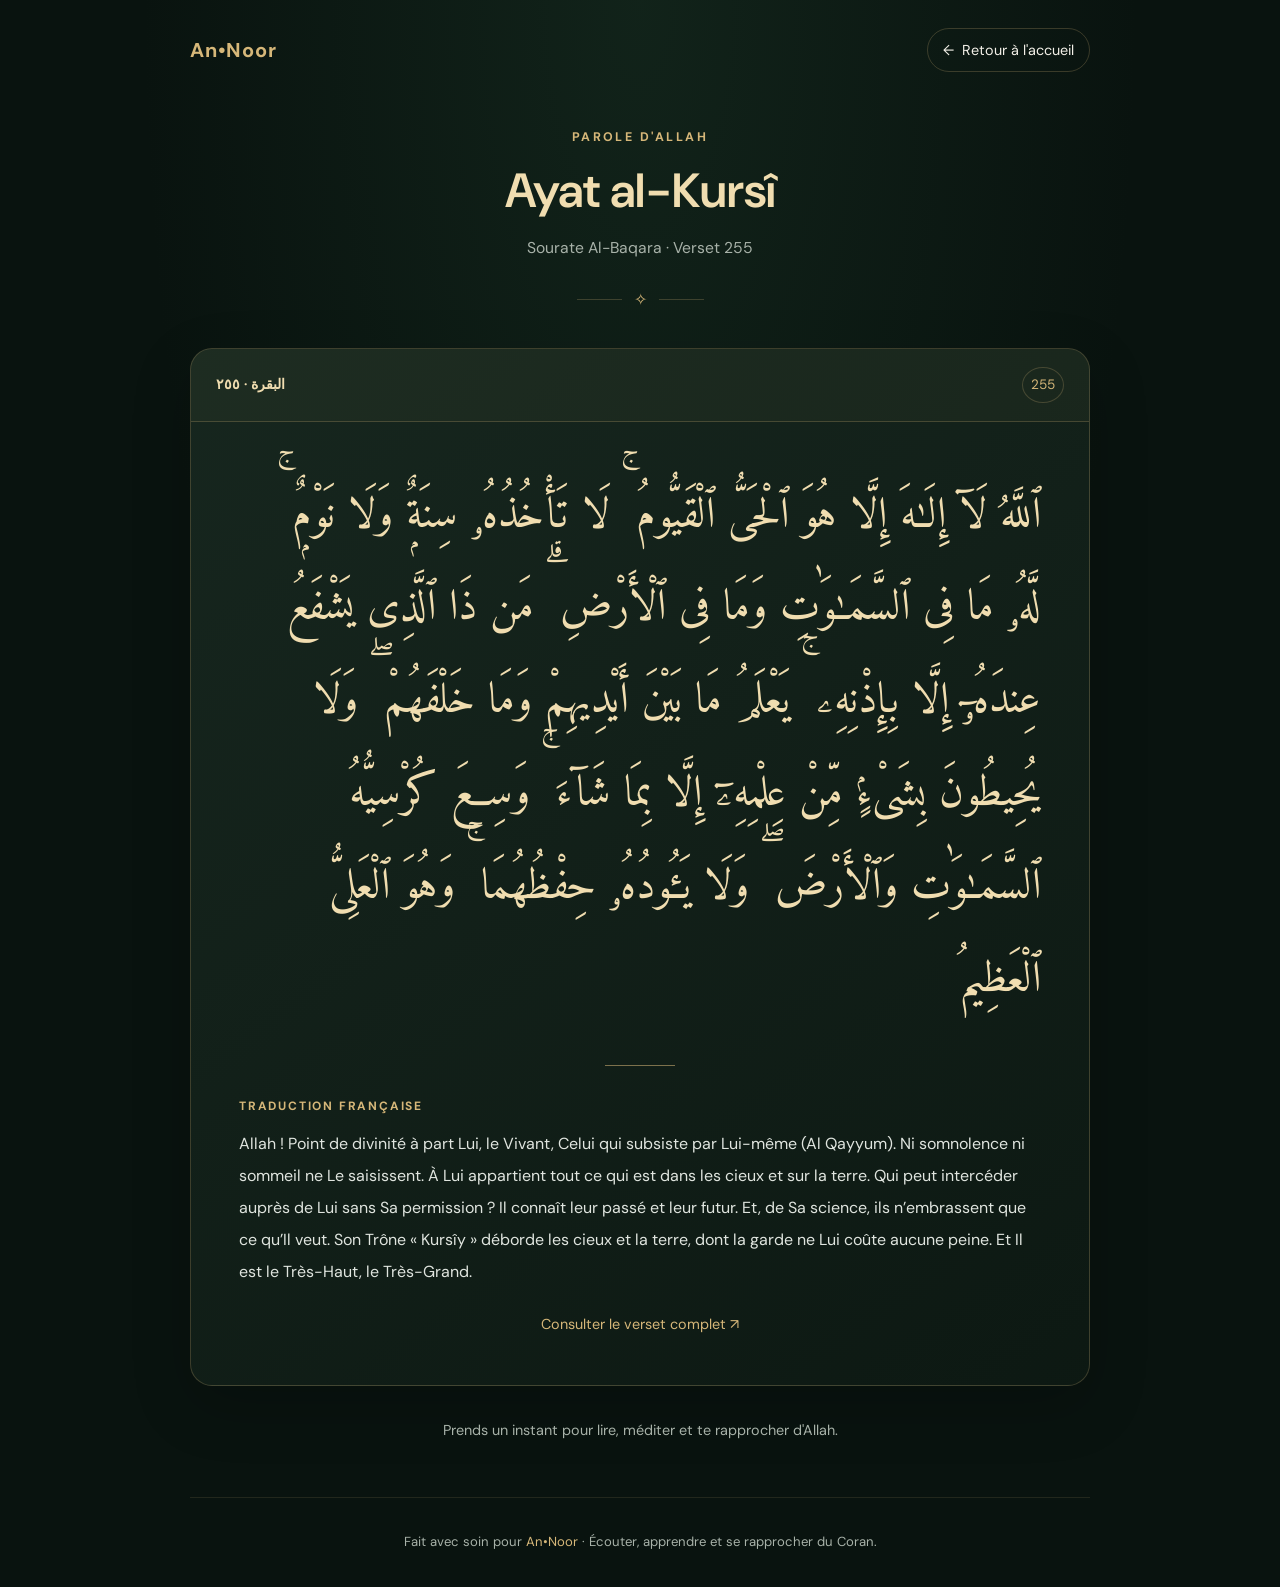
<file: projet-ecoute-coran/ayah-al-kursi.html>
<!DOCTYPE html>
<html lang="fr">
<head>
    <meta charset="UTF-8">
    <meta name="viewport" content="width=device-width, initial-scale=1.0">
    <meta name="theme-color" content="#09130f">
    <meta name="description" content="Lis Ayat al-Kursî, le verset 255 de la sourate Al-Baqara, en arabe et en français sur An•Noor.">

    <title>Ayat al-Kursî — An•Noor</title>

    <link rel="preconnect" href="https://fonts.googleapis.com">
    <link rel="preconnect" href="https://fonts.gstatic.com" crossorigin>
    <link href="https://fonts.googleapis.com/css2?family=Amiri:wght@400;700&family=DM+Sans:wght@400;500;600;700&display=swap" rel="stylesheet">

    <style>
        :root {
            --background: #09130f;
            --surface: #101d17;
            --surface-light: #17271f;
            --gold: #d6b779;
            --gold-light: #f0ddb0;
            --text: #f3f0e8;
            --muted: #a8b2a9;
            --border: rgba(214, 183, 121, 0.23);
        }

        * {
            box-sizing: border-box;
        }

        html {
            scroll-behavior: smooth;
        }

        body {
            margin: 0;
            min-height: 100vh;
            padding: 28px 18px 20px;
            background:
                radial-gradient(
                    ellipse at top,
                    rgba(39, 76, 54, 0.28),
                    transparent 55%
                ),
                var(--background);
            color: var(--text);
            font-family: "DM Sans", Arial, sans-serif;
            line-height: 1.7;
        }

        a {
            color: inherit;
        }

        a:focus-visible {
            outline: 2px solid var(--gold);
            outline-offset: 5px;
        }

        .page {
            width: 100%;
            max-width: 900px;
            margin: 0 auto;
        }

        .topbar {
            display: flex;
            justify-content: space-between;
            align-items: center;
            gap: 16px;
            margin-bottom: 55px;
        }

        .brand {
            color: var(--gold);
            font-size: 1.25rem;
            font-weight: 700;
            letter-spacing: 0.04em;
            text-decoration: none;
        }

        .back-link {
            display: inline-flex;
            align-items: center;
            gap: 8px;
            padding: 9px 15px;
            border: 1px solid var(--border);
            border-radius: 30px;
            color: var(--text);
            font-size: 0.9rem;
            text-decoration: none;
            transition:
                background-color 0.2s ease,
                border-color 0.2s ease,
                color 0.2s ease;
        }

        .back-link:hover {
            background-color: var(--surface-light);
            border-color: var(--gold);
            color: var(--gold-light);
        }

        .hero {
            margin-bottom: 34px;
            text-align: center;
        }

        .eyebrow {
            margin: 0 0 12px;
            color: var(--gold);
            font-size: 0.78rem;
            font-weight: 700;
            letter-spacing: 0.2em;
            text-transform: uppercase;
        }

        h1 {
            margin: 0;
            color: var(--gold-light);
            font-size: clamp(1.8rem, 5vw, 3rem);
            font-weight: 600;
            line-height: 1.25;
        }

        .subtitle {
            margin: 14px 0 0;
            color: var(--muted);
            font-size: 0.98rem;
        }

        .ornament {
            display: flex;
            justify-content: center;
            align-items: center;
            gap: 12px;
            margin: 25px auto 0;
            color: var(--gold);
        }

        .ornament::before,
        .ornament::after {
            width: 45px;
            height: 1px;
            background: var(--border);
            content: "";
        }

        .verse-card {
            overflow: hidden;
            border: 1px solid var(--border);
            border-radius: 22px;
            background: linear-gradient(
                145deg,
                rgba(23, 39, 31, 0.98),
                rgba(13, 25, 19, 0.98)
            );
            box-shadow: 0 20px 60px rgba(0, 0, 0, 0.2);
        }

        .verse-header {
            display: flex;
            justify-content: space-between;
            align-items: center;
            gap: 15px;
            padding: 18px 25px;
            border-bottom: 1px solid var(--border);
            background: rgba(214, 183, 121, 0.035);
        }

        .verse-reference {
            color: var(--gold-light);
            font-size: 0.9rem;
            font-weight: 600;
        }

        .verse-number {
            display: inline-flex;
            align-items: center;
            justify-content: center;
            min-width: 36px;
            height: 36px;
            padding: 0 8px;
            border: 1px solid var(--border);
            border-radius: 50%;
            color: var(--gold);
            font-size: 0.85rem;
        }

        .verse-content {
            padding: clamp(24px, 5vw, 48px);
        }

        .arabic {
            margin: 0 0 38px;
            color: var(--gold-light);
            font-family: "Amiri", serif;
            font-size: clamp(1.8rem, 5vw, 2.7rem);
            font-weight: 400;
            line-height: 2.15;
            text-align: right;
            direction: rtl;
            overflow-wrap: break-word;
        }

        .separator {
            width: 70px;
            height: 1px;
            margin: 0 auto 30px;
            background: var(--gold);
            opacity: 0.55;
        }

        .translation-label {
            margin: 0 0 12px;
            color: var(--gold);
            font-size: 0.75rem;
            font-weight: 700;
            letter-spacing: 0.15em;
            text-align: left;
            text-transform: uppercase;
        }

        .translation {
            margin: 0;
            color: #e0e5df;
            font-size: 1rem;
            line-height: 2;
            text-align: left;
        }

        .source-link {
            display: block;
            width: fit-content;
            margin: 24px auto 0;
            color: var(--gold);
            font-size: 0.9rem;
            text-decoration: none;
            transition: color 0.2s ease;
        }

        .source-link:hover {
            color: var(--gold-light);
            text-decoration: underline;
            text-underline-offset: 4px;
        }

        .closing {
            margin: 32px 0 0;
            color: var(--muted);
            font-size: 0.9rem;
            text-align: center;
        }

        footer {
            margin-top: 55px;
            padding-top: 20px;
            border-top: 1px solid rgba(214, 183, 121, 0.12);
            color: var(--muted);
            font-size: 0.82rem;
            text-align: center;
        }

        footer a {
            color: var(--gold);
            text-decoration: none;
        }

        footer a:hover {
            text-decoration: underline;
            text-underline-offset: 4px;
        }

        @media (max-width: 600px) {
            body {
                padding: 20px 13px;
            }

            .topbar {
                margin-bottom: 42px;
            }

            .brand {
                font-size: 1.1rem;
            }

            .back-link {
                padding: 8px 11px;
                font-size: 0.82rem;
            }

            .verse-header {
                padding: 15px 18px;
            }

            .verse-content {
                padding: 25px 19px;
            }

            .arabic {
                margin-bottom: 30px;
                line-height: 2.05;
            }

            .translation {
                font-size: 0.95rem;
                line-height: 1.9;
            }

            footer {
                margin-top: 40px;
            }
        }

        @media (prefers-reduced-motion: reduce) {
            html {
                scroll-behavior: auto;
            }

            *,
            *::before,
            *::after {
                transition-duration: 0.01ms !important;
            }
        }
    </style>
</head>

<body>
    <div class="page">

        <header class="topbar">
            <a class="brand" href="index.html" aria-label="An-Noor, accueil">
                An•Noor
            </a>

            <a class="back-link" href="index.html">
                <span aria-hidden="true">←</span>
                Retour à l'accueil
            </a>
        </header>

        <main>
            <section class="hero" aria-labelledby="page-title">
                <p class="eyebrow">Parole d'Allah</p>

                <h1 id="page-title">Ayat al-Kursî</h1>

                <p class="subtitle">
                    Sourate Al-Baqara · Verset 255
                </p>

                <div class="ornament" aria-hidden="true">✧</div>
            </section>

            <article class="verse-card" aria-label="Ayat al-Kursî, verset 255">

                <div class="verse-header">
                    <span class="verse-reference">
                        البقرة · ٢٥٥
                    </span>

                    <span class="verse-number" aria-label="Verset 255">
                        255
                    </span>
                </div>

                <div class="verse-content">

                    <p class="arabic" lang="ar" dir="rtl">
                        ٱللَّهُ لَآ إِلَـٰهَ إِلَّا هُوَ ٱلْحَىُّ ٱلْقَيُّومُ ۚ
                        لَا تَأْخُذُهُۥ سِنَةٌۭ وَلَا نَوْمٌۭ ۚ
                        لَّهُۥ مَا فِى ٱلسَّمَـٰوَٰتِ وَمَا فِى ٱلْأَرْضِ ۗ
                        مَن ذَا ٱلَّذِى يَشْفَعُ عِندَهُۥٓ إِلَّا بِإِذْنِهِۦ ۚ
                        يَعْلَمُ مَا بَيْنَ أَيْدِيهِمْ وَمَا خَلْفَهُمْ ۖ
                        وَلَا يُحِيطُونَ بِشَىْءٍۢ مِّنْ عِلْمِهِۦٓ إِلَّا بِمَا شَآءَ ۚ
                        وَسِعَ كُرْسِيُّهُ ٱلسَّمَـٰوَٰتِ وَٱلْأَرْضَ ۖ
                        وَلَا يَـُٔودُهُۥ حِفْظُهُمَا ۚ
                        وَهُوَ ٱلْعَلِىُّ ٱلْعَظِيمُ
                    </p>

                    <div class="separator" aria-hidden="true"></div>

                    <p class="translation-label">
                        Traduction française
                    </p>

                    <p class="translation">
                        Allah ! Point de divinité à part Lui, le Vivant,
                        Celui qui subsiste par Lui-même (Al Qayyum).
                        Ni somnolence ni sommeil ne Le saisissent.
                        À Lui appartient tout ce qui est dans les cieux
                        et sur la terre. Qui peut intercéder auprès de Lui
                        sans Sa permission ? Il connaît leur passé et leur
                        futur. Et, de Sa science, ils n’embrassent que ce
                        qu’Il veut. Son Trône « Kursîy » déborde les cieux
                        et la terre, dont la garde ne Lui coûte aucune peine.
                        Et Il est le Très-Haut, le Très-Grand.
                    </p>

                    <a
                        class="source-link"
                        href="https://quran.com/2/255"
                        target="_blank"
                        rel="noopener noreferrer"
                    >
                        Consulter le verset complet ↗
                    </a>

                </div>
            </article>

            <p class="closing">
                Prends un instant pour lire, méditer et te rapprocher d'Allah.
            </p>
        </main>

        <footer>
            <p>
                Fait avec soin pour
                <a href="index.html">An•Noor</a>
                · Écouter, apprendre et se rapprocher du Coran.
            </p>
        </footer>

    </div>
</body>
</html>
</file>
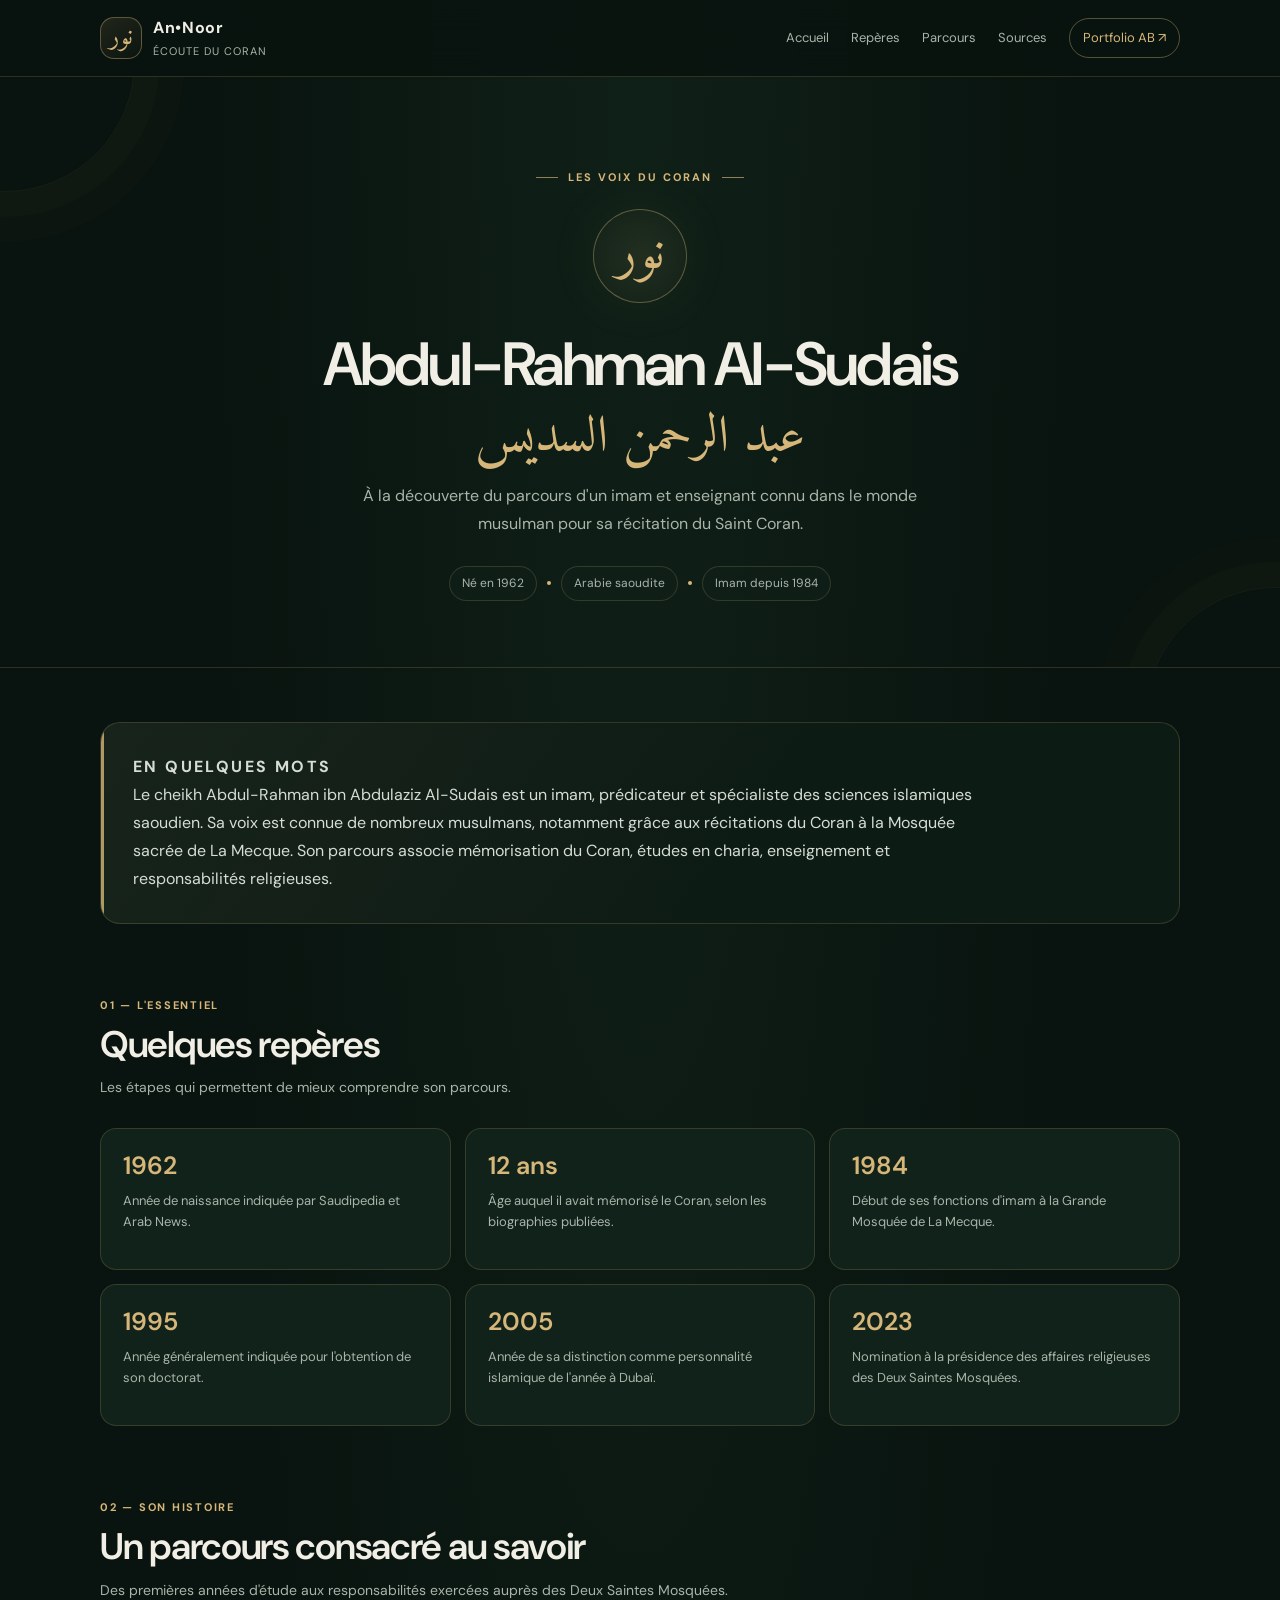
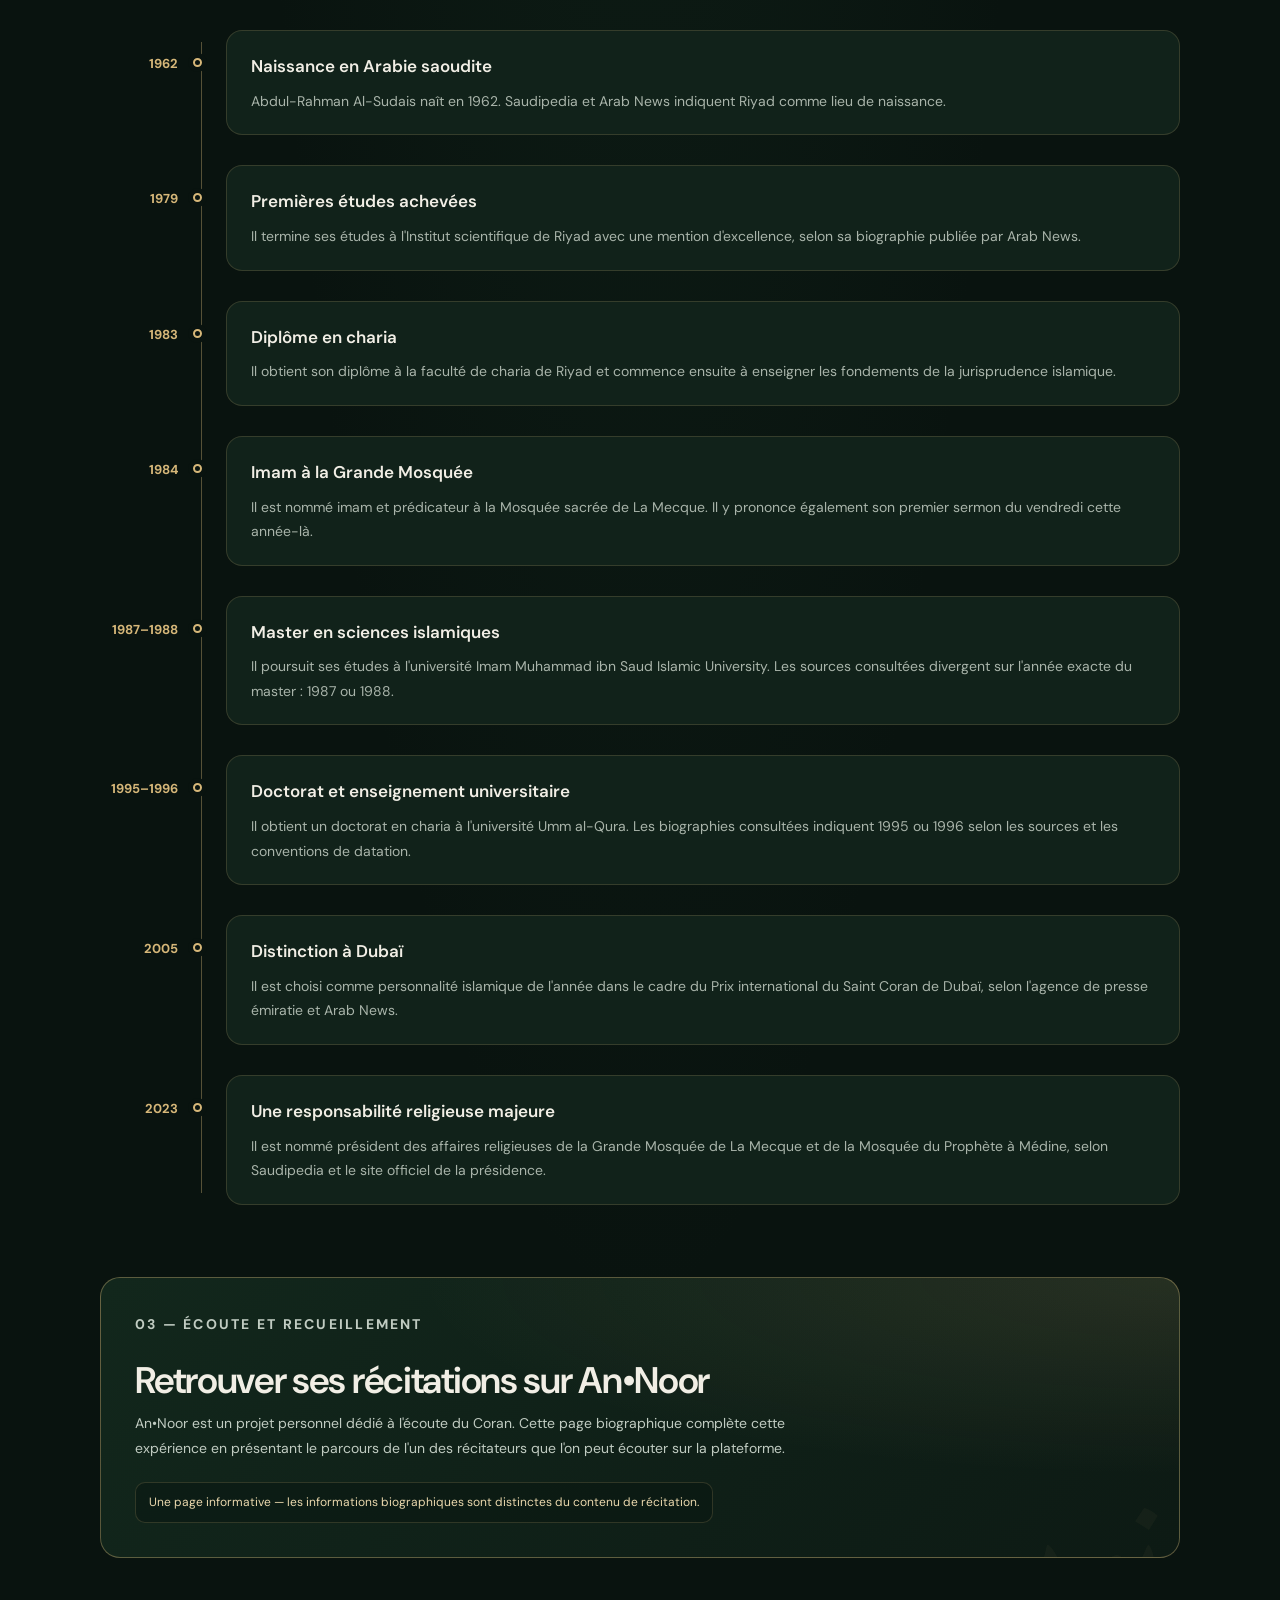
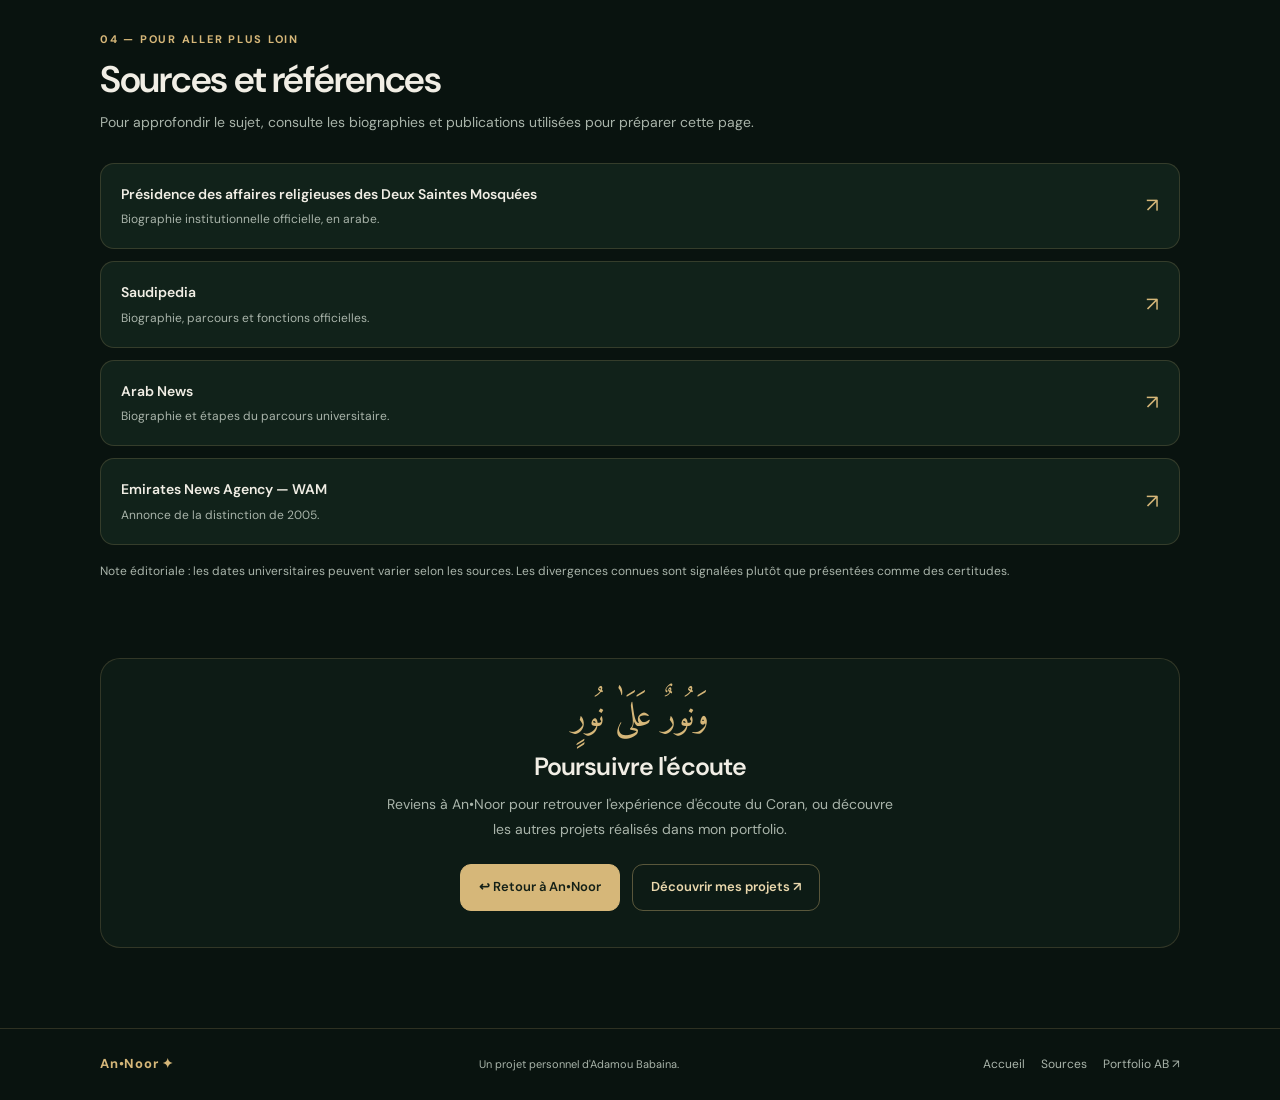
<file: projet-ecoute-coran/biographie.html>
<!DOCTYPE html>
<html lang="fr">
<head>
  <meta charset="UTF-8">
  <meta name="viewport" content="width=device-width, initial-scale=1">

  <meta name="theme-color" content="#09130f">
  <meta name="description" content="Découvrez la biographie du cheikh Abdul-Rahman Al-Sudais, imam de la Grande Mosquée de La Mecque, son parcours et son lien avec la récitation du Coran.">

  <meta property="og:title" content="Abdul-Rahman Al-Sudais — An•Noor">
  <meta property="og:description" content="Un parcours consacré au Coran, à l'étude et à l'enseignement.">
  <meta property="og:type" content="article">

  <title>Abdul-Rahman Al-Sudais — An•Noor</title>

  <link rel="preconnect" href="https://fonts.googleapis.com">
  <link rel="preconnect" href="https://fonts.gstatic.com" crossorigin>
  <link href="https://fonts.googleapis.com/css2?family=Amiri:wght@400;700&family=DM+Sans:wght@400;500;600;700&display=swap" rel="stylesheet">

  <style>
    /* =========================================
       AN•NOOR — IDENTITÉ VISUELLE
       Vert profond, or discret, ivoire
    ========================================= */

    :root {
      color-scheme: dark;

      --bg: #09130f;
      --bg-soft: #0d1b15;
      --surface: #11221a;
      --surface-hover: #162a20;
      --gold: #d6b779;
      --gold-light: #ead8ad;
      --text: #f1eee5;
      --muted: #a9b4aa;
      --border: rgba(214, 183, 121, 0.18);
      --border-strong: rgba(214, 183, 121, 0.38);
      --radius: 20px;
      --content: 1080px;
    }

    *,
    *::before,
    *::after {
      box-sizing: border-box;
    }

    html {
      scroll-behavior: smooth;
      scroll-padding-top: 100px;
    }

    body {
      margin: 0;
      min-width: 320px;
      background:
        radial-gradient(
          ellipse at 50% 0%,
          rgba(35, 75, 51, 0.24),
          transparent 48%
        ),
        var(--bg);
      color: var(--text);
      font-family: "DM Sans", Arial, sans-serif;
      font-size: 16px;
      line-height: 1.75;
      -webkit-font-smoothing: antialiased;
    }

    a {
      color: inherit;
    }

    a:focus-visible {
      outline: 2px solid var(--gold);
      outline-offset: 5px;
      border-radius: 5px;
    }

    ::selection {
      color: var(--bg);
      background: var(--gold);
    }

    .container {
      width: min(var(--content), calc(100% - 40px));
      margin-inline: auto;
    }

    .skip-link {
      position: absolute;
      z-index: 100;
      top: 10px;
      left: 10px;
      padding: 10px 14px;
      transform: translateY(-150%);
      background: var(--gold);
      color: var(--bg);
      border-radius: 8px;
      font-weight: 700;
    }

    .skip-link:focus {
      transform: translateY(0);
    }

    /* =========================================
       NAVIGATION
    ========================================= */

    .topbar {
      position: sticky;
      z-index: 20;
      top: 0;
      border-bottom: 1px solid var(--border);
      background: rgba(9, 19, 15, 0.9);
      backdrop-filter: blur(16px);
      -webkit-backdrop-filter: blur(16px);
    }

    .nav {
      min-height: 76px;
      display: flex;
      align-items: center;
      justify-content: space-between;
      gap: 24px;
    }

    .brand {
      display: inline-flex;
      align-items: center;
      gap: 11px;
      text-decoration: none;
      flex-shrink: 0;
    }

    .brand-mark {
      width: 42px;
      height: 42px;
      display: grid;
      place-items: center;
      border: 1px solid var(--border-strong);
      border-radius: 14px;
      color: var(--gold);
      font-family: "Amiri", serif;
      font-size: 26px;
      line-height: 1;
      background: linear-gradient(
        145deg,
        rgba(214, 183, 121, 0.12),
        rgba(214, 183, 121, 0.02)
      );
    }

    .brand-name {
      display: block;
      font-size: 16px;
      font-weight: 700;
      letter-spacing: 0.04em;
    }

    .brand-caption {
      display: block;
      color: var(--muted);
      font-size: 11px;
      letter-spacing: 0.09em;
      text-transform: uppercase;
    }

    .nav-links {
      display: flex;
      align-items: center;
      justify-content: flex-end;
      gap: 22px;
      flex-wrap: wrap;
    }

    .nav-links a {
      color: var(--muted);
      font-size: 13px;
      text-decoration: none;
      transition: color 180ms ease;
    }

    .nav-links a:hover {
      color: var(--gold-light);
    }

    .nav-links .nav-portfolio {
      color: var(--gold);
      border: 1px solid var(--border-strong);
      padding: 8px 13px;
      border-radius: 999px;
    }

    .nav-links .nav-portfolio:hover {
      background: rgba(214, 183, 121, 0.1);
    }

    /* =========================================
       HERO
    ========================================= */

    .hero {
      position: relative;
      overflow: hidden;
      padding: 82px 0 66px;
      text-align: center;
      border-bottom: 1px solid var(--border);
    }

    .hero::before,
    .hero::after {
      position: absolute;
      content: "";
      width: 260px;
      height: 260px;
      border: 1px solid rgba(214, 183, 121, 0.07);
      border-radius: 50%;
      pointer-events: none;
    }

    .hero::before {
      top: -145px;
      left: -125px;
      box-shadow:
        0 0 0 25px rgba(214, 183, 121, 0.015),
        0 0 0 50px rgba(214, 183, 121, 0.012);
    }

    .hero::after {
      right: -125px;
      bottom: -180px;
      box-shadow:
        0 0 0 25px rgba(214, 183, 121, 0.015),
        0 0 0 50px rgba(214, 183, 121, 0.012);
    }

    .eyebrow {
      display: inline-flex;
      align-items: center;
      gap: 10px;
      margin: 0 0 22px;
      color: var(--gold);
      font-size: 11px;
      font-weight: 700;
      letter-spacing: 0.19em;
      text-transform: uppercase;
    }

    .eyebrow::before,
    .eyebrow::after {
      width: 22px;
      height: 1px;
      content: "";
      background: var(--gold);
      opacity: 0.65;
    }

    .hero-symbol {
      display: grid;
      place-items: center;
      width: 94px;
      height: 94px;
      margin: 0 auto 27px;
      border: 1px solid var(--border-strong);
      border-radius: 50%;
      background:
        radial-gradient(
          circle,
          rgba(214, 183, 121, 0.1),
          rgba(214, 183, 121, 0.015)
        );
      box-shadow: 0 0 60px rgba(214, 183, 121, 0.055);
    }

    .hero-symbol span {
      color: var(--gold);
      font-family: "Amiri", serif;
      font-size: 52px;
      line-height: 1;
    }

    h1,
    h2,
    h3,
    p {
      margin-top: 0;
    }

    h1 {
      max-width: 820px;
      margin: 0 auto 14px;
      font-size: clamp(34px, 5.7vw, 61px);
      line-height: 1.12;
      letter-spacing: -0.045em;
      font-weight: 600;
    }

    h1 span {
      display: block;
      margin-top: 12px;
      color: var(--gold);
      font-family: "Amiri", serif;
      font-size: 0.84em;
      font-weight: 400;
      letter-spacing: 0;
    }

    .hero-description {
      max-width: 630px;
      margin: 0 auto;
      color: var(--muted);
      font-size: 16px;
    }

    .hero-meta {
      display: flex;
      justify-content: center;
      align-items: center;
      gap: 10px;
      flex-wrap: wrap;
      margin-top: 28px;
      color: var(--muted);
      font-size: 12px;
    }

    .meta-pill {
      padding: 6px 12px;
      border: 1px solid var(--border);
      border-radius: 999px;
      background: rgba(17, 34, 26, 0.55);
    }

    .meta-dot {
      width: 4px;
      height: 4px;
      border-radius: 50%;
      background: var(--gold);
    }

    /* =========================================
       CONTENU
    ========================================= */

    main {
      padding: 54px 0 80px;
    }

    .intro-card {
      position: relative;
      padding: 30px 32px;
      overflow: hidden;
      border: 1px solid var(--border);
      border-radius: var(--radius);
      background:
        linear-gradient(
          125deg,
          rgba(214, 183, 121, 0.055),
          transparent 60%
        ),
        var(--bg-soft);
    }

    .intro-card::before {
      position: absolute;
      top: 0;
      left: 0;
      width: 3px;
      height: 100%;
      content: "";
      background: var(--gold);
      opacity: 0.8;
    }

    .intro-label {
      margin-bottom: 10px;
      color: var(--gold);
      font-size: 11px;
      font-weight: 700;
      letter-spacing: 0.15em;
      text-transform: uppercase;
    }

    .intro-card p {
      max-width: 850px;
      margin-bottom: 0;
      color: #d6ddd5;
      font-size: 16px;
    }

    .section {
      margin-top: 72px;
    }

    .section-heading {
      margin-bottom: 28px;
    }

    .section-kicker {
      margin-bottom: 7px;
      color: var(--gold);
      font-size: 11px;
      font-weight: 700;
      letter-spacing: 0.16em;
      text-transform: uppercase;
    }

    h2 {
      margin-bottom: 9px;
      font-size: clamp(26px, 3.4vw, 37px);
      line-height: 1.2;
      letter-spacing: -0.035em;
      font-weight: 600;
    }

    .section-description {
      max-width: 680px;
      margin-bottom: 0;
      color: var(--muted);
      font-size: 14px;
    }

    /* =========================================
       REPÈRES
    ========================================= */

    .facts-grid {
      display: grid;
      grid-template-columns: repeat(3, minmax(0, 1fr));
      gap: 14px;
    }

    .fact-card {
      min-height: 142px;
      padding: 22px;
      border: 1px solid var(--border);
      border-radius: 16px;
      background: var(--surface);
      transition:
        transform 200ms ease,
        border-color 200ms ease,
        background 200ms ease;
    }

    .fact-card:hover {
      transform: translateY(-3px);
      border-color: var(--border-strong);
      background: var(--surface-hover);
    }

    .fact-number {
      display: block;
      margin-bottom: 10px;
      color: var(--gold);
      font-size: 25px;
      font-weight: 600;
      line-height: 1.2;
    }

    .fact-card p {
      margin-bottom: 0;
      color: var(--muted);
      font-size: 13px;
      line-height: 1.6;
    }

    /* =========================================
       BIOGRAPHIE CHRONOLOGIQUE
    ========================================= */

    .timeline {
      position: relative;
      display: grid;
      gap: 0;
      margin: 0;
      padding: 0;
      list-style: none;
    }

    .timeline::before {
      position: absolute;
      top: 12px;
      bottom: 12px;
      left: 101px;
      width: 1px;
      content: "";
      background: var(--border-strong);
    }

    .timeline-item {
      position: relative;
      display: grid;
      grid-template-columns: 78px 1fr;
      gap: 48px;
      padding: 0 0 30px;
    }

    .timeline-item:last-child {
      padding-bottom: 0;
    }

    .timeline-year {
      padding-top: 23px;
      color: var(--gold);
      font-size: 13px;
      font-weight: 700;
      text-align: right;
    }

    .timeline-content {
      position: relative;
      padding: 21px 24px;
      border: 1px solid var(--border);
      border-radius: 16px;
      background: var(--surface);
    }

    .timeline-content::before {
      position: absolute;
      top: 27px;
      left: -34px;
      width: 9px;
      height: 9px;
      content: "";
      border: 2px solid var(--gold);
      border-radius: 50%;
      background: var(--bg);
      box-shadow: 0 0 0 5px var(--bg);
    }

    .timeline-content h3 {
      margin-bottom: 7px;
      font-size: 17px;
      font-weight: 600;
    }

    .timeline-content p {
      margin-bottom: 0;
      color: var(--muted);
      font-size: 14px;
    }

    /* =========================================
       RÉCITATION
    ========================================= */

    .recitation-card {
      position: relative;
      overflow: hidden;
      padding: 34px;
      border: 1px solid var(--border-strong);
      border-radius: var(--radius);
      background:
        radial-gradient(
          ellipse at 100% 0%,
          rgba(214, 183, 121, 0.12),
          transparent 50%
        ),
        linear-gradient(135deg, #12271c, #0d1a14);
    }

    .recitation-card::after {
      position: absolute;
      right: 15px;
      bottom: -80px;
      color: rgba(214, 183, 121, 0.045);
      content: "نور";
      font-family: "Amiri", serif;
      font-size: 170px;
      line-height: 1;
      pointer-events: none;
    }

    .recitation-card h2 {
      position: relative;
      z-index: 1;
      max-width: 700px;
    }

    .recitation-card p {
      position: relative;
      z-index: 1;
      max-width: 720px;
      margin-bottom: 22px;
      color: #c1ccc2;
      font-size: 14px;
    }

    .recitation-note {
      position: relative;
      z-index: 1;
      display: inline-block;
      padding: 9px 13px;
      border: 1px solid var(--border);
      border-radius: 10px;
      color: var(--gold-light);
      background: rgba(9, 19, 15, 0.42);
      font-size: 12px;
    }

    /* =========================================
       SOURCES
    ========================================= */

    .sources-list {
      display: grid;
      gap: 12px;
    }

    .source-link {
      display: flex;
      justify-content: space-between;
      align-items: center;
      gap: 20px;
      padding: 18px 20px;
      border: 1px solid var(--border);
      border-radius: 14px;
      background: var(--surface);
      text-decoration: none;
      transition:
        border-color 180ms ease,
        background 180ms ease;
    }

    .source-link:hover {
      border-color: var(--border-strong);
      background: var(--surface-hover);
    }

    .source-title {
      display: block;
      margin-bottom: 3px;
      font-size: 14px;
      font-weight: 600;
    }

    .source-description {
      display: block;
      color: var(--muted);
      font-size: 12px;
    }

    .source-arrow {
      flex-shrink: 0;
      color: var(--gold);
      font-size: 20px;
    }

    .editorial-note {
      margin-top: 16px;
      color: var(--muted);
      font-size: 12px;
    }

    /* =========================================
       NAVIGATION BAS DE PAGE
    ========================================= */

    .closing {
      margin-top: 76px;
      padding: 36px 24px;
      border: 1px solid var(--border);
      border-radius: var(--radius);
      background: var(--bg-soft);
      text-align: center;
    }

    .closing-symbol {
      margin-bottom: 12px;
      color: var(--gold);
      font-family: "Amiri", serif;
      font-size: 35px;
      line-height: 1.3;
    }

    .closing h2 {
      margin-bottom: 10px;
      font-size: 25px;
    }

    .closing p {
      max-width: 520px;
      margin: 0 auto 23px;
      color: var(--muted);
      font-size: 14px;
    }

    .button-row {
      display: flex;
      justify-content: center;
      align-items: center;
      gap: 12px;
      flex-wrap: wrap;
    }

    .button {
      display: inline-flex;
      align-items: center;
      justify-content: center;
      min-height: 45px;
      padding: 11px 18px;
      border: 1px solid var(--border-strong);
      border-radius: 11px;
      color: var(--gold-light);
      background: transparent;
      font-size: 13px;
      font-weight: 600;
      text-decoration: none;
      transition:
        transform 180ms ease,
        background 180ms ease,
        color 180ms ease;
    }

    .button:hover {
      transform: translateY(-2px);
      background: rgba(214, 183, 121, 0.08);
    }

    .button-primary {
      border-color: var(--gold);
      background: var(--gold);
      color: #142017;
    }

    .button-primary:hover {
      background: var(--gold-light);
      color: #142017;
    }

    /* =========================================
       PIED DE PAGE
    ========================================= */

    footer {
      padding: 24px 0;
      border-top: 1px solid var(--border);
    }

    .footer-inner {
      display: flex;
      align-items: center;
      justify-content: space-between;
      gap: 18px;
      flex-wrap: wrap;
    }

    .footer-brand {
      color: var(--gold);
      font-size: 13px;
      font-weight: 700;
      letter-spacing: 0.06em;
    }

    .footer-copy {
      margin: 0;
      color: var(--muted);
      font-size: 11px;
    }

    .footer-links {
      display: flex;
      gap: 16px;
      flex-wrap: wrap;
    }

    .footer-links a {
      color: var(--muted);
      font-size: 12px;
      text-decoration: none;
    }

    .footer-links a:hover {
      color: var(--gold);
    }

    /* =========================================
       ANIMATIONS ET RESPONSIVE
    ========================================= */

    @keyframes rise-in {
      from {
        opacity: 0;
        transform: translateY(12px);
      }

      to {
        opacity: 1;
        transform: translateY(0);
      }
    }

    .hero-content {
      animation: rise-in 700ms ease both;
    }

    @media (prefers-reduced-motion: no-preference) {
      .intro-card,
      .fact-card,
      .timeline-content,
      .recitation-card,
      .closing {
        animation: rise-in 500ms ease both;
      }
    }

    @media (max-width: 760px) {
      .nav {
        min-height: 70px;
        align-items: flex-start;
        padding-top: 13px;
        padding-bottom: 13px;
      }

      .nav-links {
        gap: 10px 14px;
        padding-top: 5px;
      }

      .nav-links a {
        font-size: 12px;
      }

      .nav-links a[href="#sources"] {
        display: none;
      }

      .facts-grid {
        grid-template-columns: repeat(2, minmax(0, 1fr));
      }

      .timeline::before {
        left: 76px;
      }

      .timeline-item {
        grid-template-columns: 58px 1fr;
        gap: 36px;
      }

      .timeline-year {
        font-size: 12px;
      }

      .timeline-content::before {
        left: -27px;
      }

      .hero {
        padding: 65px 0 54px;
      }

      .section {
        margin-top: 58px;
      }
    }

    @media (max-width: 520px) {
      .container {
        width: min(100% - 28px, var(--content));
      }

      .nav {
        align-items: center;
        gap: 10px;
      }

      .brand-mark {
        width: 36px;
        height: 36px;
        border-radius: 11px;
        font-size: 23px;
      }

      .brand-name {
        font-size: 14px;
      }

      .brand-caption {
        font-size: 9px;
      }

      .nav-links {
        gap: 8px;
      }

      .nav-links a {
        font-size: 11px;
      }

      .nav-links a[href="#parcours"] {
        display: none;
      }

      .nav-links .nav-portfolio {
        padding: 7px 9px;
      }

      .hero {
        padding: 53px 0 45px;
      }

      .hero-symbol {
        width: 78px;
        height: 78px;
      }

      .hero-symbol span {
        font-size: 44px;
      }

      .hero-description {
        font-size: 14px;
      }

      .hero-meta {
        gap: 7px;
        font-size: 11px;
      }

      main {
        padding-top: 30px;
        padding-bottom: 55px;
      }

      .intro-card {
        padding: 23px 20px;
      }

      .intro-card p {
        font-size: 14px;
      }

      .facts-grid {
        gap: 10px;
      }

      .fact-card {
        min-height: 130px;
        padding: 16px;
      }

      .fact-number {
        font-size: 22px;
      }

      .fact-card p {
        font-size: 12px;
      }

      .timeline::before {
        left: 0;
      }

      .timeline-item {
        display: block;
        padding: 0 0 23px 22px;
      }

      .timeline-year {
        padding: 0 0 9px;
        text-align: left;
      }

      .timeline-content {
        padding: 18px;
      }

      .timeline-content::before {
        top: 5px;
        left: -27px;
      }

      .timeline-content h3 {
        font-size: 16px;
      }

      .timeline-content p {
        font-size: 13px;
      }

      .recitation-card {
        padding: 25px 21px;
      }

      .source-link {
        padding: 15px;
      }

      .source-title {
        font-size: 13px;
      }

      .source-description {
        font-size: 11px;
      }

      .closing {
        margin-top: 55px;
        padding: 29px 19px;
      }

      .button-row {
        align-items: stretch;
        flex-direction: column;
      }

      .button {
        width: 100%;
      }

      .footer-inner {
        flex-direction: column;
        align-items: flex-start;
      }
    }

    @media (prefers-reduced-motion: reduce) {
      *,
      *::before,
      *::after {
        scroll-behavior: auto !important;
        animation-duration: 0.01ms !important;
        animation-iteration-count: 1 !important;
        transition-duration: 0.01ms !important;
      }
    }
  </style>
</head>

<body>
  <a class="skip-link" href="#contenu">Aller au contenu</a>

  <!-- Navigation principale -->
  <header class="topbar">
    <div class="container nav">
      <a class="brand" href="index.html" aria-label="An-Noor, accueil">
        <span class="brand-mark" aria-hidden="true">نور</span>
        <span>
          <span class="brand-name">An•Noor</span>
          <span class="brand-caption">Écoute du Coran</span>
        </span>
      </a>

      <nav class="nav-links" aria-label="Navigation principale">
        <a href="index.html">Accueil</a>
        <a href="#reperes">Repères</a>
        <a href="#parcours">Parcours</a>
        <a href="#sources">Sources</a>
        <a
          class="nav-portfolio"
          href="https://adamou-05.github.io/portfolio/"
          target="_blank"
          rel="noopener noreferrer"
        >Portfolio AB ↗</a>
      </nav>
    </div>
  </header>

  <!-- Présentation -->
  <section class="hero" aria-labelledby="page-title">
    <div class="container hero-content">
      <p class="eyebrow">Les voix du Coran</p>

      <div class="hero-symbol" aria-hidden="true">
        <span>نور</span>
      </div>

      <h1 id="page-title">
        Abdul-Rahman Al-Sudais
        <span lang="ar" dir="rtl">عبد الرحمن السديس</span>
      </h1>

      <p class="hero-description">
        À la découverte du parcours d'un imam et enseignant connu dans le monde
        musulman pour sa récitation du Saint Coran.
      </p>

      <div class="hero-meta" aria-label="Informations essentielles">
        <span class="meta-pill">Né en 1962</span>
        <span class="meta-dot" aria-hidden="true"></span>
        <span class="meta-pill">Arabie saoudite</span>
        <span class="meta-dot" aria-hidden="true"></span>
        <span class="meta-pill">Imam depuis 1984</span>
      </div>
    </div>
  </section>

  <main id="contenu" class="container">
    <!-- Introduction -->
    <section class="intro-card" aria-labelledby="introduction-title">
      <p class="intro-label" id="introduction-title">En quelques mots</p>
      <p>
        Le cheikh Abdul-Rahman ibn Abdulaziz Al-Sudais est un imam, prédicateur
        et spécialiste des sciences islamiques saoudien. Sa voix est connue de
        nombreux musulmans, notamment grâce aux récitations du Coran à la
        Mosquée sacrée de La Mecque. Son parcours associe mémorisation du
        Coran, études en charia, enseignement et responsabilités religieuses.
      </p>
    </section>

    <!-- Repères biographiques -->
    <section class="section" id="reperes" aria-labelledby="reperes-title">
      <div class="section-heading">
        <p class="section-kicker">01 — L'essentiel</p>
        <h2 id="reperes-title">Quelques repères</h2>
        <p class="section-description">
          Les étapes qui permettent de mieux comprendre son parcours.
        </p>
      </div>

      <div class="facts-grid">
        <article class="fact-card">
          <span class="fact-number">1962</span>
          <p>Année de naissance indiquée par Saudipedia et Arab News.</p>
        </article>

        <article class="fact-card">
          <span class="fact-number">12 ans</span>
          <p>Âge auquel il avait mémorisé le Coran, selon les biographies publiées.</p>
        </article>

        <article class="fact-card">
          <span class="fact-number">1984</span>
          <p>Début de ses fonctions d'imam à la Grande Mosquée de La Mecque.</p>
        </article>

        <article class="fact-card">
          <span class="fact-number">1995</span>
          <p>Année généralement indiquée pour l'obtention de son doctorat.</p>
        </article>

        <article class="fact-card">
          <span class="fact-number">2005</span>
          <p>Année de sa distinction comme personnalité islamique de l'année à Dubaï.</p>
        </article>

        <article class="fact-card">
          <span class="fact-number">2023</span>
          <p>Nomination à la présidence des affaires religieuses des Deux Saintes Mosquées.</p>
        </article>
      </div>
    </section>

    <!-- Parcours -->
    <section class="section" id="parcours" aria-labelledby="parcours-title">
      <div class="section-heading">
        <p class="section-kicker">02 — Son histoire</p>
        <h2 id="parcours-title">Un parcours consacré au savoir</h2>
        <p class="section-description">
          Des premières années d'étude aux responsabilités exercées auprès des
          Deux Saintes Mosquées.
        </p>
      </div>

      <ol class="timeline">
        <li class="timeline-item">
          <div class="timeline-year">1962</div>
          <article class="timeline-content">
            <h3>Naissance en Arabie saoudite</h3>
            <p>
              Abdul-Rahman Al-Sudais naît en 1962. Saudipedia et Arab News
              indiquent Riyad comme lieu de naissance.
            </p>
          </article>
        </li>

        <li class="timeline-item">
          <div class="timeline-year">1979</div>
          <article class="timeline-content">
            <h3>Premières études achevées</h3>
            <p>
              Il termine ses études à l'Institut scientifique de Riyad avec
              une mention d'excellence, selon sa biographie publiée par
              Arab News.
            </p>
          </article>
        </li>

        <li class="timeline-item">
          <div class="timeline-year">1983</div>
          <article class="timeline-content">
            <h3>Diplôme en charia</h3>
            <p>
              Il obtient son diplôme à la faculté de charia de Riyad et
              commence ensuite à enseigner les fondements de la jurisprudence
              islamique.
            </p>
          </article>
        </li>

        <li class="timeline-item">
          <div class="timeline-year">1984</div>
          <article class="timeline-content">
            <h3>Imam à la Grande Mosquée</h3>
            <p>
              Il est nommé imam et prédicateur à la Mosquée sacrée de La
              Mecque. Il y prononce également son premier sermon du vendredi
              cette année-là.
            </p>
          </article>
        </li>

        <li class="timeline-item">
          <div class="timeline-year">1987–1988</div>
          <article class="timeline-content">
            <h3>Master en sciences islamiques</h3>
            <p>
              Il poursuit ses études à l'université Imam Muhammad ibn Saud
              Islamic University. Les sources consultées divergent sur l'année
              exacte du master : 1987 ou 1988.
            </p>
          </article>
        </li>

        <li class="timeline-item">
          <div class="timeline-year">1995–1996</div>
          <article class="timeline-content">
            <h3>Doctorat et enseignement universitaire</h3>
            <p>
              Il obtient un doctorat en charia à l'université Umm al-Qura.
              Les biographies consultées indiquent 1995 ou 1996 selon les
              sources et les conventions de datation.
            </p>
          </article>
        </li>

        <li class="timeline-item">
          <div class="timeline-year">2005</div>
          <article class="timeline-content">
            <h3>Distinction à Dubaï</h3>
            <p>
              Il est choisi comme personnalité islamique de l'année dans le
              cadre du Prix international du Saint Coran de Dubaï, selon
              l'agence de presse émiratie et Arab News.
            </p>
          </article>
        </li>

        <li class="timeline-item">
          <div class="timeline-year">2023</div>
          <article class="timeline-content">
            <h3>Une responsabilité religieuse majeure</h3>
            <p>
              Il est nommé président des affaires religieuses de la Grande
              Mosquée de La Mecque et de la Mosquée du Prophète à Médine,
              selon Saudipedia et le site officiel de la présidence.
            </p>
          </article>
        </li>
      </ol>
    </section>

    <!-- Lien avec An-Noor -->
    <section class="section" aria-labelledby="recitation-title">
      <div class="recitation-card">
        <p class="section-kicker">03 — Écoute et recueillement</p>
        <h2 id="recitation-title">
          Retrouver ses récitations sur An•Noor
        </h2>
        <p>
          An•Noor est un projet personnel dédié à l'écoute du Coran.
          Cette page biographique complète cette expérience en présentant
          le parcours de l'un des récitateurs que l'on peut écouter sur
          la plateforme.
        </p>
        <span class="recitation-note">
          Une page informative — les informations biographiques sont
          distinctes du contenu de récitation.
        </span>
      </div>
    </section>

    <!-- Sources vérifiables -->
    <section class="section" id="sources" aria-labelledby="sources-title">
      <div class="section-heading">
        <p class="section-kicker">04 — Pour aller plus loin</p>
        <h2 id="sources-title">Sources et références</h2>
        <p class="section-description">
          Pour approfondir le sujet, consulte les biographies et publications
          utilisées pour préparer cette page.
        </p>
      </div>

      <div class="sources-list">
        <a
          class="source-link"
          href="https://prh.gov.sa/index.php?Itemid=101&catid=84%3Aimem-s&id=238%3A%D9%85%D8%B9%D8%A7%D9%84%D9%8A-%D8%A7%D9%84%D8%B4%D9%8A%D8%AE-%D8%A7%D9%84%D8%A3%D8%B3%D8%AA%D8%A7%D8%B0-%D8%A7%D9%84%D8%AF%D9%83%D8%AA%D9%88%D8%B1-%D8%B9%D8%A8%D8%AF-%D8%A7%D9%84%D8%B1%D8%AD%D9%85%D9%86-%D8%A8%D9%86-%D8%B9%D8%A8%D8%AF-%D8%A7%D9%84%D8%B9%D8%B2%D9%8A%D8%B2-%D8%A7%D9%84%D8%B3%D8%AF%D9%8A%D8%B3&lang=ar&option=com_content&view=article"
          target="_blank"
          rel="noopener noreferrer"
        >
          <span>
            <span class="source-title">Présidence des affaires religieuses des Deux Saintes Mosquées</span>
            <span class="source-description">Biographie institutionnelle officielle, en arabe.</span>
          </span>
          <span class="source-arrow" aria-hidden="true">↗</span>
        </a>

        <a
          class="source-link"
          href="https://saudipedia.com/en/abdulrahman-al-sudais"
          target="_blank"
          rel="noopener noreferrer"
        >
          <span>
            <span class="source-title">Saudipedia</span>
            <span class="source-description">Biographie, parcours et fonctions officielles.</span>
          </span>
          <span class="source-arrow" aria-hidden="true">↗</span>
        </a>

        <a
          class="source-link"
          href="https://www.arabnews.com/saudi-arabia/whos-who-dr-abdulrahman-al-sudais-president-of-the-general-presidency-for-the-affairs-of-the-two-holy-mosques-2056921"
          target="_blank"
          rel="noopener noreferrer"
        >
          <span>
            <span class="source-title">Arab News</span>
            <span class="source-description">Biographie et étapes du parcours universitaire.</span>
          </span>
          <span class="source-arrow" aria-hidden="true">↗</span>
        </a>

        <a
          class="source-link"
          href="https://www.wam.ae/en/article/hsyifqzk-dr-abdul-rahman-sudais-selected"
          target="_blank"
          rel="noopener noreferrer"
        >
          <span>
            <span class="source-title">Emirates News Agency — WAM</span>
            <span class="source-description">Annonce de la distinction de 2005.</span>
          </span>
          <span class="source-arrow" aria-hidden="true">↗</span>
        </a>
      </div>

      <p class="editorial-note">
        Note éditoriale : les dates universitaires peuvent varier selon les
        sources. Les divergences connues sont signalées plutôt que présentées
        comme des certitudes.
      </p>
    </section>

    <!-- Fin de page -->
    <section class="closing" aria-labelledby="closing-title">
      <div class="closing-symbol" lang="ar" dir="rtl" aria-hidden="true">وَنُورٌ عَلَىٰ نُورٍ</div>
      <h2 id="closing-title">Poursuivre l'écoute</h2>
      <p>
        Reviens à An•Noor pour retrouver l'expérience d'écoute du Coran,
        ou découvre les autres projets réalisés dans mon portfolio.
      </p>

      <div class="button-row">
        <a class="button button-primary" href="index.html">
          ↩ Retour à An•Noor
        </a>

        <a
          class="button"
          href="https://adamou-05.github.io/portfolio/#projets"
          target="_blank"
          rel="noopener noreferrer"
        >
          Découvrir mes projets ↗
        </a>
      </div>
    </section>
  </main>

  <footer>
    <div class="container footer-inner">
      <span class="footer-brand">An•Noor <span aria-hidden="true">✦</span></span>

      <p class="footer-copy">
        Un projet personnel d'Adamou Babaina.
      </p>

      <div class="footer-links">
        <a href="index.html">Accueil</a>
        <a href="#sources">Sources</a>
        <a
          href="https://adamou-05.github.io/portfolio/"
          target="_blank"
          rel="noopener noreferrer"
        >Portfolio AB ↗</a>
      </div>
    </div>
  </footer>
</body>
</html>
</file>
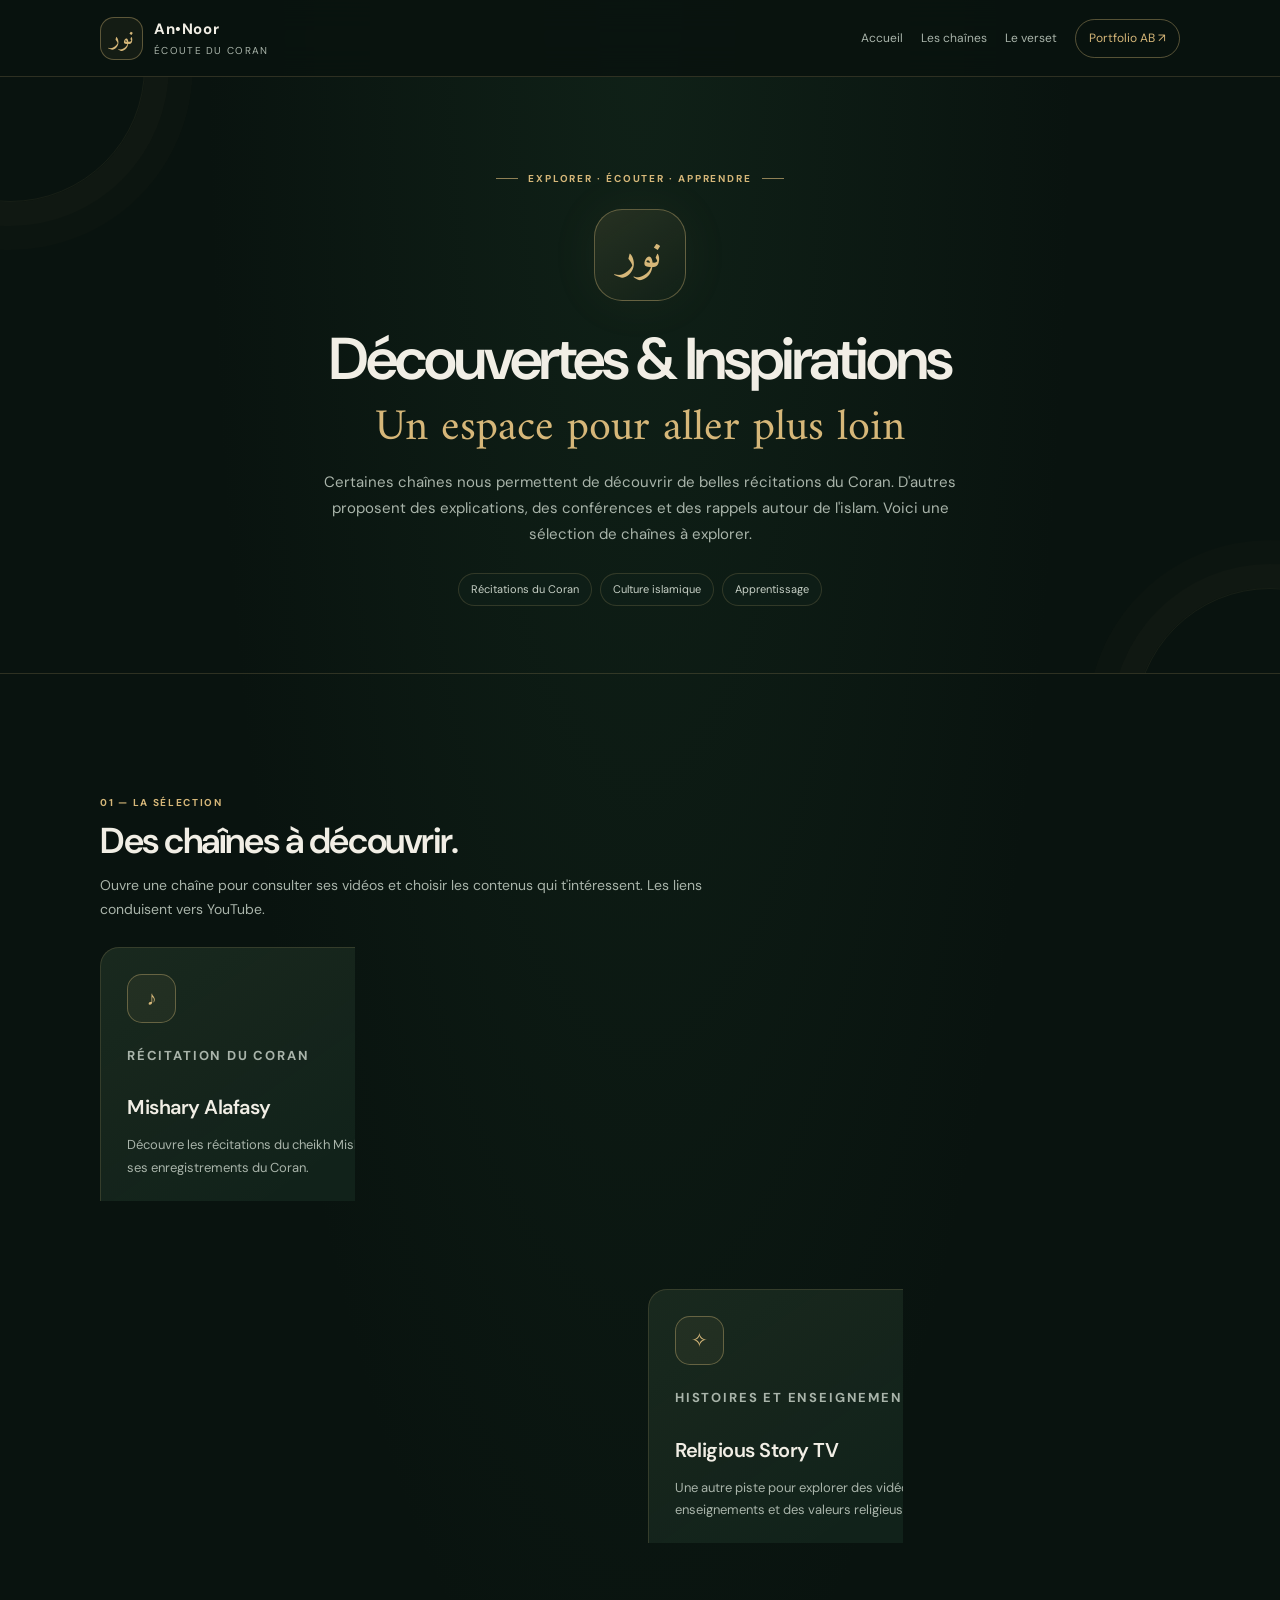
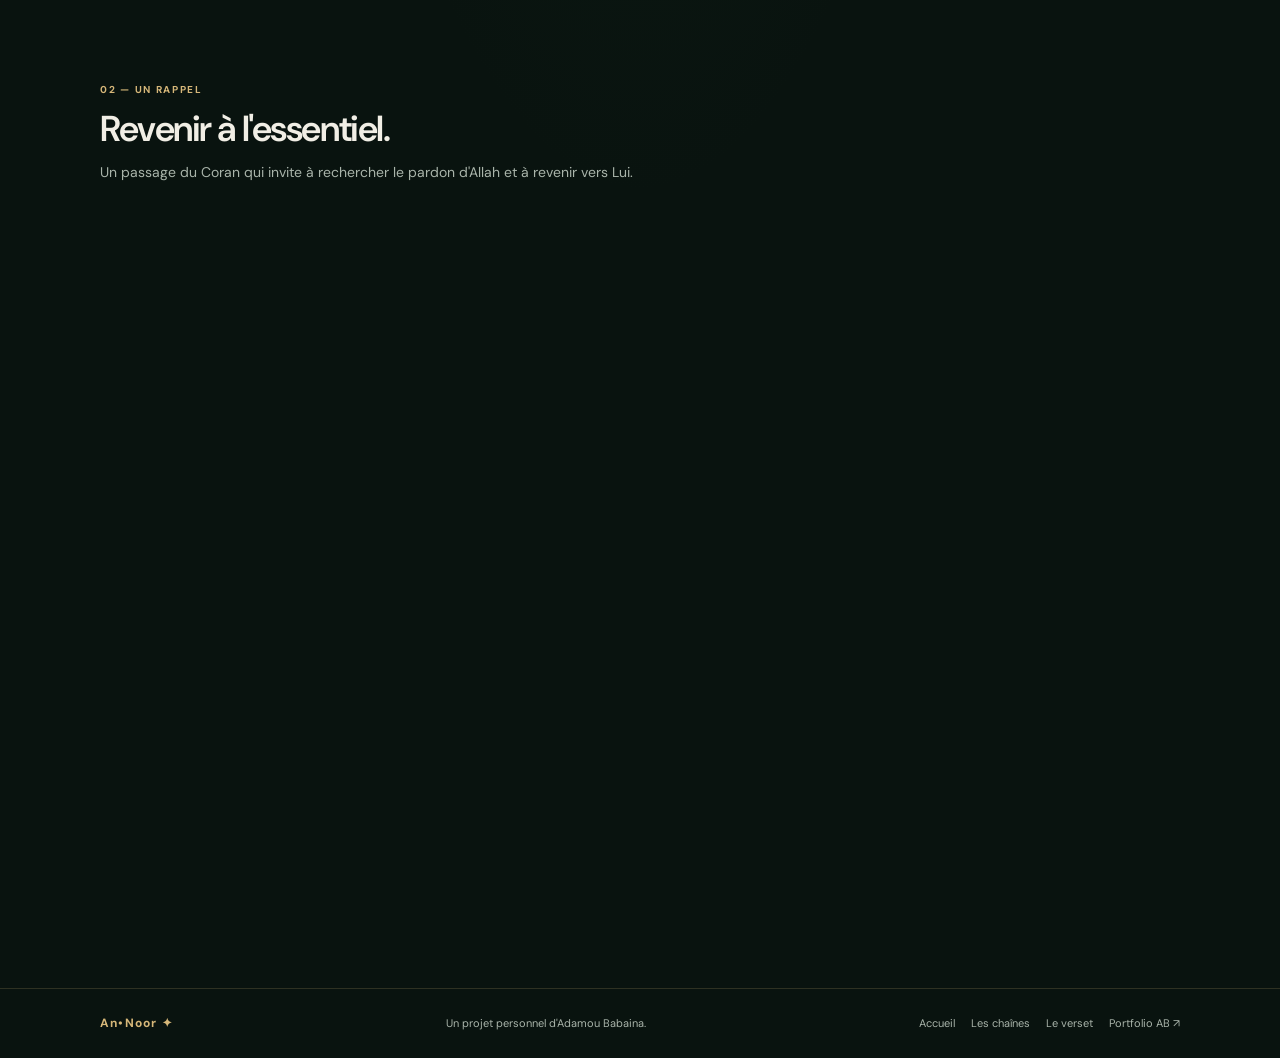
<file: projet-ecoute-coran/liens-video.html>
<!DOCTYPE html>
<html lang="fr">
<head>
  <meta charset="UTF-8">
  <meta name="viewport" content="width=device-width, initial-scale=1">
  <meta name="theme-color" content="#09130f">

  <meta
    name="description"
    content="Découvre des chaînes YouTube consacrées aux récitations du Coran, à l'apprentissage et aux contenus islamiques sur An•Noor."
  >

  <title>Découvertes & Inspirations — An•Noor</title>

  <link rel="icon" type="image/png" href="icons8-more-info-50.png">

  <link rel="preconnect" href="https://fonts.googleapis.com">
  <link rel="preconnect" href="https://fonts.gstatic.com" crossorigin>
  <link
    href="https://fonts.googleapis.com/css2?family=Amiri:wght@400;700&family=DM+Sans:wght@400;500;600;700&display=swap"
    rel="stylesheet"
  >

  <style>
    /* ========================================
       AN•NOOR — DÉCOUVERTES
    ======================================== */

    :root {
      color-scheme: dark;

      --bg: #09130f;
      --bg-soft: #0d1b15;
      --surface: #11221a;
      --surface-hover: #172b20;

      --gold: #d6b779;
      --gold-light: #ead8ad;

      --text: #f1eee5;
      --muted: #a9b4aa;

      --border: rgba(214, 183, 121, 0.18);
      --border-strong: rgba(214, 183, 121, 0.38);

      --content-width: 1080px;
    }

    *,
    *::before,
    *::after {
      box-sizing: border-box;
    }

    html {
      scroll-behavior: smooth;
      scroll-padding-top: 100px;
    }

    body {
      margin: 0;
      min-width: 320px;

      background:
        radial-gradient(
          ellipse at 50% 0%,
          rgba(39, 82, 53, 0.22),
          transparent 48%
        ),
        var(--bg);

      color: var(--text);
      font-family: "DM Sans", Arial, sans-serif;
      line-height: 1.75;

      -webkit-font-smoothing: antialiased;
    }

    a {
      color: inherit;
    }

    a:focus-visible {
      outline: 2px solid var(--gold);
      outline-offset: 5px;
      border-radius: 5px;
    }

    ::selection {
      color: var(--bg);
      background: var(--gold);
    }

    .container {
      width: min(var(--content-width), calc(100% - 40px));
      margin-inline: auto;
    }

    .skip-link {
      position: absolute;
      z-index: 100;
      top: 10px;
      left: 10px;

      padding: 10px 14px;
      border-radius: 8px;

      background: var(--gold);
      color: var(--bg);

      font-weight: 700;
      text-decoration: none;

      transform: translateY(-150%);
    }

    .skip-link:focus {
      transform: translateY(0);
    }

    /* Navigation */

    .topbar {
      position: sticky;
      z-index: 20;
      top: 0;

      border-bottom: 1px solid var(--border);

      background: rgba(9, 19, 15, 0.91);
      backdrop-filter: blur(16px);
      -webkit-backdrop-filter: blur(16px);
    }

    .nav {
      min-height: 76px;

      display: flex;
      align-items: center;
      justify-content: space-between;
      gap: 20px;
    }

    .brand {
      display: inline-flex;
      align-items: center;
      gap: 11px;

      flex-shrink: 0;
      text-decoration: none;
    }

    .brand-mark {
      width: 43px;
      height: 43px;

      display: grid;
      place-items: center;

      border: 1px solid var(--border-strong);
      border-radius: 14px;

      background: rgba(214, 183, 121, 0.06);

      color: var(--gold);
      font-family: "Amiri", serif;
      font-size: 25px;
      line-height: 1;
    }

    .brand-name {
      display: block;
      font-size: 15px;
      font-weight: 700;
      letter-spacing: 0.04em;
    }

    .brand-caption {
      display: block;
      color: var(--muted);
      font-size: 10px;
      letter-spacing: 0.13em;
      text-transform: uppercase;
    }

    .nav-links {
      display: flex;
      align-items: center;
      justify-content: flex-end;
      gap: 18px;
      flex-wrap: wrap;
    }

    .nav-links a {
      color: var(--muted);
      font-size: 12px;
      text-decoration: none;
      transition: color 180ms ease;
    }

    .nav-links a:hover {
      color: var(--gold-light);
    }

    .nav-links .portfolio-link {
      padding: 8px 13px;
      border: 1px solid var(--border-strong);
      border-radius: 999px;
      color: var(--gold);
    }

    .nav-links .portfolio-link:hover {
      background: rgba(214, 183, 121, 0.08);
    }

    /* Hero */

    .hero {
      position: relative;
      isolation: isolate;
      overflow: hidden;

      padding: 83px 0 67px;

      border-bottom: 1px solid var(--border);
      text-align: center;
    }

    .hero::before,
    .hero::after {
      position: absolute;
      z-index: -1;

      width: 270px;
      height: 270px;

      border: 1px solid rgba(214, 183, 121, 0.07);
      border-radius: 50%;

      content: "";
      pointer-events: none;
    }

    .hero::before {
      top: -145px;
      left: -125px;

      box-shadow:
        0 0 0 24px rgba(214, 183, 121, 0.015),
        0 0 0 48px rgba(214, 183, 121, 0.01);
    }

    .hero::after {
      right: -125px;
      bottom: -185px;

      box-shadow:
        0 0 0 24px rgba(214, 183, 121, 0.015),
        0 0 0 48px rgba(214, 183, 121, 0.01);
    }

    .hero-content {
      animation: appear 650ms ease both;
    }

    .eyebrow {
      display: inline-flex;
      align-items: center;
      justify-content: center;
      gap: 10px;

      margin: 0 0 22px;

      color: var(--gold);
      font-size: 10px;
      font-weight: 700;
      letter-spacing: 0.19em;
      text-transform: uppercase;
    }

    .eyebrow::before,
    .eyebrow::after {
      width: 22px;
      height: 1px;
      background: var(--gold);
      opacity: 0.65;
      content: "";
    }

    .hero-symbol {
      width: 92px;
      height: 92px;

      display: grid;
      place-items: center;

      margin: 0 auto 25px;

      border: 1px solid var(--border-strong);
      border-radius: 28px;

      background:
        linear-gradient(
          145deg,
          rgba(214, 183, 121, 0.12),
          rgba(214, 183, 121, 0.015)
        );

      color: var(--gold);
      font-family: "Amiri", serif;
      font-size: 47px;
      line-height: 1;

      box-shadow: 0 0 55px rgba(214, 183, 121, 0.05);
    }

    h1,
    h2,
    h3,
    p {
      margin-top: 0;
    }

    h1 {
      margin-bottom: 15px;

      font-size: clamp(35px, 5.5vw, 59px);
      font-weight: 600;
      letter-spacing: -0.05em;
      line-height: 1.12;
    }

    h1 span {
      display: block;

      margin-top: 12px;

      color: var(--gold);
      font-family: "Amiri", serif;
      font-size: 0.75em;
      font-weight: 400;
      letter-spacing: 0;
    }

    .hero-description {
      max-width: 650px;
      margin: 0 auto;

      color: var(--muted);
      font-size: 15px;
    }

    .hero-tags {
      display: flex;
      align-items: center;
      justify-content: center;
      flex-wrap: wrap;
      gap: 8px;

      margin-top: 25px;
    }

    .tag {
      padding: 6px 12px;

      border: 1px solid var(--border);
      border-radius: 999px;

      background: rgba(17, 34, 26, 0.55);

      color: #c7d0c6;
      font-size: 11px;
    }

    /* Main content */

    main {
      padding: 54px 0 78px;
    }

    .section {
      margin-top: 66px;
    }

    .section-heading {
      margin-bottom: 25px;
    }

    .section-label {
      margin-bottom: 8px;

      color: var(--gold);
      font-size: 10px;
      font-weight: 700;
      letter-spacing: 0.17em;
      text-transform: uppercase;
    }

    h2 {
      margin-bottom: 10px;

      font-size: clamp(26px, 4vw, 36px);
      font-weight: 600;
      letter-spacing: -0.04em;
      line-height: 1.2;
    }

    .section-description {
      max-width: 670px;
      margin-bottom: 0;

      color: var(--muted);
      font-size: 14px;
    }

    /* Video cards */

    .video-grid {
      display: grid;
      grid-template-columns: repeat(2, minmax(0, 1fr));
      gap: 16px;
    }

    .video-card {
      position: relative;
      overflow: hidden;

      display: flex;
      flex-direction: column;
      align-items: flex-start;

      min-height: 275px;
      padding: 26px;

      border: 1px solid var(--border);
      border-radius: 19px;

      background:
        linear-gradient(
          145deg,
          rgba(214, 183, 121, 0.045),
          transparent 55%
        ),
        var(--surface);

      transition:
        transform 200ms ease,
        border-color 200ms ease,
        background 200ms ease;
    }

    .video-card:hover {
      transform: translateY(-4px);
      border-color: var(--border-strong);
      background-color: var(--surface-hover);
    }

    .video-symbol {
      width: 49px;
      height: 49px;

      display: grid;
      place-items: center;

      margin-bottom: 22px;

      border: 1px solid var(--border-strong);
      border-radius: 15px;

      background: rgba(214, 183, 121, 0.06);

      color: var(--gold);
      font-size: 20px;
    }

    .video-category {
      margin-bottom: 7px;

      color: var(--gold);
      font-size: 10px;
      font-weight: 700;
      letter-spacing: 0.14em;
      text-transform: uppercase;
    }

    .video-card h3 {
      margin-bottom: 9px;

      font-size: 20px;
      font-weight: 600;
      letter-spacing: -0.025em;
    }

    .video-card p {
      margin-bottom: 23px;

      color: var(--muted);
      font-size: 13px;
    }

    .video-link {
      display: inline-flex;
      align-items: center;
      justify-content: center;
      gap: 9px;

      min-height: 42px;
      margin-top: auto;
      padding: 10px 14px;

      border: 1px solid var(--border-strong);
      border-radius: 10px;

      color: var(--gold-light);
      background: rgba(214, 183, 121, 0.055);

      font-size: 12px;
      font-weight: 600;
      text-decoration: none;

      transition:
        background 180ms ease,
        color 180ms ease;
    }

    .video-link:hover {
      background: var(--gold);
      color: #142017;
    }

    /* Verse */

    .verse-card {
      position: relative;
      isolation: isolate;
      overflow: hidden;

      padding: 33px 29px;

      border: 1px solid var(--border-strong);
      border-radius: 21px;

      background:
        radial-gradient(
          ellipse at 100% 0%,
          rgba(214, 183, 121, 0.12),
          transparent 55%
        ),
        linear-gradient(135deg, #12271c, #0d1a14);

      text-align: center;
    }

    .verse-card::after {
      position: absolute;
      z-index: -1;
      right: 8px;
      bottom: -65px;

      color: rgba(214, 183, 121, 0.045);
      content: "نور";

      font-family: "Amiri", serif;
      font-size: 145px;
      line-height: 1;
      pointer-events: none;
    }

    .verse-arabic {
      margin: 13px 0;

      color: var(--gold-light);
      font-family: "Amiri", serif;
      font-size: clamp(28px, 4.5vw, 39px);
      line-height: 1.8;
    }

    .verse-translation {
      max-width: 740px;
      margin: 0 auto 15px;

      color: var(--text);
      font-size: 15px;
      line-height: 1.9;
    }

    .verse-reference {
      display: inline-block;

      color: var(--muted);
      font-size: 11px;
      text-decoration: none;
    }

    .verse-reference:hover {
      color: var(--gold-light);
    }

    /* Final message */

    .closing {
      margin-top: 66px;
      padding: 31px 25px;

      border: 1px solid var(--border);
      border-radius: 19px;

      background: var(--bg-soft);
      text-align: center;
    }

    .closing-symbol {
      margin-bottom: 9px;

      color: var(--gold);
      font-family: "Amiri", serif;
      font-size: 35px;
    }

    .closing h2 {
      margin-bottom: 9px;
      font-size: 24px;
    }

    .closing p {
      max-width: 600px;
      margin: 0 auto 21px;

      color: var(--muted);
      font-size: 13px;
    }

    .actions {
      display: flex;
      justify-content: center;
      align-items: center;
      flex-wrap: wrap;
      gap: 11px;
    }

    .button {
      min-height: 44px;

      display: inline-flex;
      align-items: center;
      justify-content: center;
      gap: 8px;

      padding: 10px 17px;

      border: 1px solid var(--border-strong);
      border-radius: 10px;

      color: var(--gold-light);
      background: transparent;

      font-size: 12px;
      font-weight: 600;
      text-decoration: none;

      transition:
        transform 180ms ease,
        background 180ms ease;
    }

    .button:hover {
      transform: translateY(-2px);
      background: rgba(214, 183, 121, 0.08);
    }

    .button-primary {
      border-color: var(--gold);
      background: var(--gold);
      color: #142017;
    }

    .button-primary:hover {
      background: var(--gold-light);
    }

    /* Footer */

    footer {
      padding: 24px 0;
      border-top: 1px solid var(--border);
    }

    .footer-inner {
      display: flex;
      align-items: center;
      justify-content: space-between;
      flex-wrap: wrap;
      gap: 15px;
    }

    .footer-brand {
      color: var(--gold);
      font-size: 12px;
      font-weight: 700;
      letter-spacing: 0.1em;
    }

    .footer-copy {
      margin: 0;
      color: var(--muted);
      font-size: 11px;
    }

    .footer-links {
      display: flex;
      flex-wrap: wrap;
      gap: 16px;
    }

    .footer-links a {
      color: var(--muted);
      font-size: 11px;
      text-decoration: none;
    }

    .footer-links a:hover {
      color: var(--gold);
    }

    /* Motion and responsive */

    @keyframes appear {
      from {
        opacity: 0;
        transform: translateY(12px);
      }

      to {
        opacity: 1;
        transform: translateY(0);
      }
    }

    @media (prefers-reduced-motion: no-preference) {
      .video-card,
      .verse-card,
      .closing {
        animation: appear 500ms ease both;
      }
    }

    @media (max-width: 700px) {
      .nav {
        min-height: 70px;
      }

      .nav-links {
        gap: 10px;
      }

      .nav-links a {
        font-size: 11px;
      }

      .video-grid {
        gap: 12px;
      }

      .video-card {
        padding: 21px;
      }

      .hero {
        padding: 65px 0 53px;
      }
    }

    @media (max-width: 520px) {
      .container {
        width: calc(100% - 28px);
      }

      .nav {
        gap: 9px;
      }

      .brand {
        gap: 7px;
      }

      .brand-mark {
        width: 35px;
        height: 35px;
        border-radius: 11px;
        font-size: 21px;
      }

      .brand-name {
        font-size: 12px;
      }

      .brand-caption {
        font-size: 8px;
      }

      .nav-links {
        gap: 8px;
      }

      .nav-links a {
        font-size: 10px;
      }

      .nav-links a[href="#verset"] {
        display: none;
      }

      .nav-links .portfolio-link {
        padding: 7px 9px;
      }

      .hero {
        padding: 51px 0 43px;
      }

      .hero-symbol {
        width: 77px;
        height: 77px;
        border-radius: 23px;
        font-size: 41px;
      }

      h1 {
        font-size: clamp(32px, 8.5vw, 43px);
      }

      .hero-description {
        font-size: 13px;
      }

      .tag {
        padding: 5px 9px;
        font-size: 10px;
      }

      main {
        padding: 30px 0 54px;
      }

      .section {
        margin-top: 52px;
      }

      .video-grid {
        grid-template-columns: 1fr;
      }

      .video-card {
        min-height: 245px;
      }

      .verse-card {
        padding: 24px 18px;
      }

      .verse-translation {
        font-size: 13px;
      }

      .closing {
        padding: 26px 18px;
      }

      .actions {
        align-items: stretch;
        flex-direction: column;
      }

      .button {
        width: 100%;
      }

      .footer-inner {
        flex-direction: column;
        align-items: flex-start;
      }
    }

    @media (prefers-reduced-motion: reduce) {
      *,
      *::before,
      *::after {
        scroll-behavior: auto !important;
        animation-duration: 0.01ms !important;
        animation-iteration-count: 1 !important;
        transition-duration: 0.01ms !important;
      }
    }
  </style>
</head>

<body>
  <a class="skip-link" href="#contenu">Aller au contenu</a>

  <!-- Navigation principale -->
  <header class="topbar">
    <div class="container nav">

      <a class="brand" href="index.html" aria-label="An-Noor, accueil">
        <span class="brand-mark" aria-hidden="true">نور</span>

        <span>
          <span class="brand-name">An•Noor</span>
          <span class="brand-caption">Écoute du Coran</span>
        </span>
      </a>

      <nav class="nav-links" aria-label="Navigation principale">
        <a href="index.html">Accueil</a>
        <a href="#chaines">Les chaînes</a>
        <a href="#verset">Le verset</a>

        <a
          class="portfolio-link"
          href="https://adamou-05.github.io/portfolio/"
          target="_blank"
          rel="noopener noreferrer"
        >Portfolio AB ↗</a>
      </nav>

    </div>
  </header>

  <!-- Introduction -->
  <section class="hero" aria-labelledby="page-title">
    <div class="container hero-content">

      <p class="eyebrow">Explorer · Écouter · Apprendre</p>

      <div class="hero-symbol" aria-hidden="true">نور</div>

      <h1 id="page-title">
        Découvertes & Inspirations
        <span>Un espace pour aller plus loin</span>
      </h1>

      <p class="hero-description">
        Certaines chaînes nous permettent de découvrir de belles récitations
        du Coran. D'autres proposent des explications, des conférences et des
        rappels autour de l'islam. Voici une sélection de chaînes à explorer.
      </p>

      <div class="hero-tags" aria-label="Thèmes">
        <span class="tag">Récitations du Coran</span>
        <span class="tag">Culture islamique</span>
        <span class="tag">Apprentissage</span>
      </div>

    </div>
  </section>

  <main id="contenu" class="container">

    <!-- Sélection de chaînes -->
    <section id="chaines" class="section" aria-labelledby="chaines-title">

      <div class="section-heading">
        <p class="section-label">01 — La sélection</p>

        <h2 id="chaines-title">Des chaînes à découvrir.</h2>

        <p class="section-description">
          Ouvre une chaîne pour consulter ses vidéos et choisir les contenus
          qui t'intéressent. Les liens conduisent vers YouTube.
        </p>
      </div>

      <div class="video-grid">

        <article class="video-card">
          <div class="video-symbol" aria-hidden="true">♪</div>

          <p class="video-category">Récitation du Coran</p>

          <h3>Mishary Alafasy</h3>

          <p>
            Découvre les récitations du cheikh Mishary Rashid Alafasy,
            connu pour sa voix et ses enregistrements du Coran.
          </p>

          <a
            class="video-link"
            href="https://youtube.com/@alafasy"
            target="_blank"
            rel="noopener noreferrer"
            aria-label="Découvrir la chaîne YouTube de Mishary Alafasy"
          >
            Découvrir la chaîne <span aria-hidden="true">↗</span>
          </a>
        </article>

        <article class="video-card">
          <div class="video-symbol" aria-hidden="true">۞</div>

          <p class="video-category">Coran et diffusion religieuse</p>

          <h3>Saudi Quran TV</h3>

          <p>
            Une chaîne à consulter pour retrouver des contenus autour du
            Coran et de la vie religieuse liés à la diffusion saoudienne.
          </p>

          <a
            class="video-link"
            href="https://www.youtube.com/@SaudiQuranTv"
            target="_blank"
            rel="noopener noreferrer"
            aria-label="Découvrir la chaîne Saudi Quran TV sur YouTube"
          >
            Découvrir la chaîne <span aria-hidden="true">↗</span>
          </a>
        </article>

        <article class="video-card">
          <div class="video-symbol" aria-hidden="true">◈</div>

          <p class="video-category">Conférences et rappels</p>

          <h3>Islamic Guidance</h3>

          <p>
            Des vidéos et des rappels sur différents sujets liés à la foi
            et à la pratique de l'islam.
          </p>

          <a
            class="video-link"
            href="https://www.youtube.com/@IslamicGuidance"
            target="_blank"
            rel="noopener noreferrer"
            aria-label="Découvrir la chaîne Islamic Guidance sur YouTube"
          >
            Découvrir la chaîne <span aria-hidden="true">↗</span>
          </a>
        </article>

        <article class="video-card">
          <div class="video-symbol" aria-hidden="true">✧</div>

          <p class="video-category">Histoires et enseignements</p>

          <h3>Religious Story TV</h3>

          <p>
            Une autre piste pour explorer des vidéos autour des histoires,
            des enseignements et des valeurs religieuses.
          </p>

          <a
            class="video-link"
            href="https://www.youtube.com/@ReligiousStoryTV"
            target="_blank"
            rel="noopener noreferrer"
            aria-label="Découvrir la chaîne Religious Story TV sur YouTube"
          >
            Découvrir la chaîne <span aria-hidden="true">↗</span>
          </a>
        </article>

      </div>
    </section>

    <!-- Verset coranique -->
    <section id="verset" class="section" aria-labelledby="verset-title">

      <div class="section-heading">
        <p class="section-label">02 — Un rappel</p>

        <h2 id="verset-title">Revenir à l'essentiel.</h2>

        <p class="section-description">
          Un passage du Coran qui invite à rechercher le pardon d'Allah
          et à revenir vers Lui.
        </p>
      </div>

      <div class="verse-card">

        <p class="section-label">Sourate Hūd · Verset 3</p>

        <p class="verse-arabic" lang="ar" dir="rtl">
          وَأَنِ اسْتَغْفِرُوا رَبَّكُمْ ثُمَّ تُوبُوا إِلَيْهِ
          يُمَتِّعْكُم مَّتَاعًا حَسَنًا إِلَىٰ أَجَلٍ مُّسَمًّى
          وَيُؤْتِ كُلَّ ذِي فَضْلٍ فَضْلَهُ
        </p>

        <p class="verse-translation">
          « Demandez pardon à votre Seigneur ; ensuite, revenez à Lui.
          Il vous accordera une belle jouissance jusqu'à un terme fixé,
          et Il accordera à chaque méritant l'honneur qu'il mérite. »
        </p>

        <a
          class="verse-reference"
          href="https://quran.com/fr/hud/3"
          target="_blank"
          rel="noopener noreferrer"
        >
          Coran, 11:3 — Lire le verset complet et sa suite ↗
        </a>

      </div>
    </section>

    <!-- Fin de page -->
    <section class="closing" aria-labelledby="closing-title">

      <div class="closing-symbol" aria-hidden="true">نور</div>

      <h2 id="closing-title">Continue ton exploration.</h2>

      <p>
        An•Noor est avant tout un projet dédié à l'écoute du Coran.
        Cette sélection constitue un complément pour découvrir d'autres
        contenus et poursuivre ton apprentissage.
      </p>

      <div class="actions">

        <a class="button button-primary" href="index.html">
          ↩ Retour à An•Noor
        </a>

        <a
          class="button"
          href="https://adamou-05.github.io/portfolio/#projets"
          target="_blank"
          rel="noopener noreferrer"
        >
          Découvrir mes projets ↗
        </a>

      </div>
    </section>

  </main>

  <footer>
    <div class="container footer-inner">

      <span class="footer-brand">An•Noor ✦</span>

      <p class="footer-copy">
        Un projet personnel d'Adamou Babaina.
      </p>

      <div class="footer-links">
        <a href="index.html">Accueil</a>
        <a href="#chaines">Les chaînes</a>
        <a href="#verset">Le verset</a>

        <a
          href="https://adamou-05.github.io/portfolio/"
          target="_blank"
          rel="noopener noreferrer"
        >Portfolio AB ↗</a>
      </div>

    </div>
  </footer>

</body>
</html>
</file>
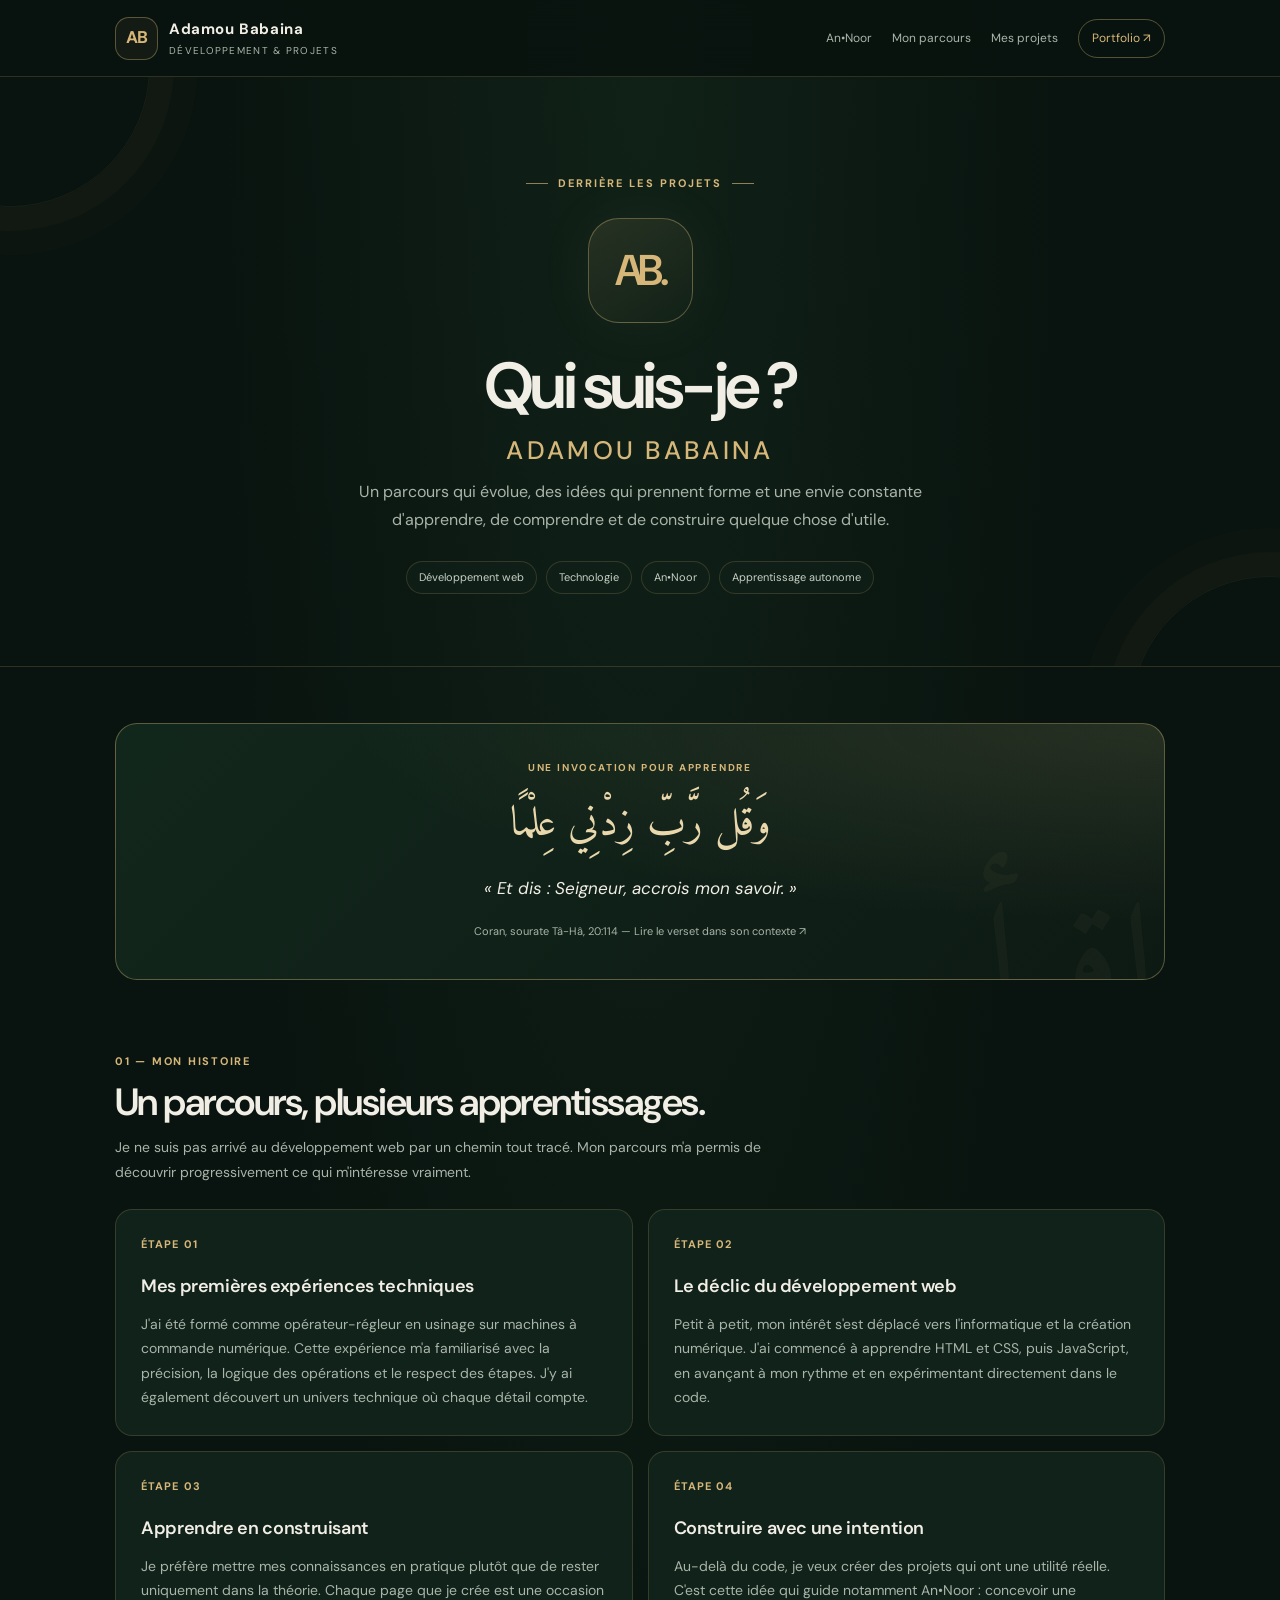
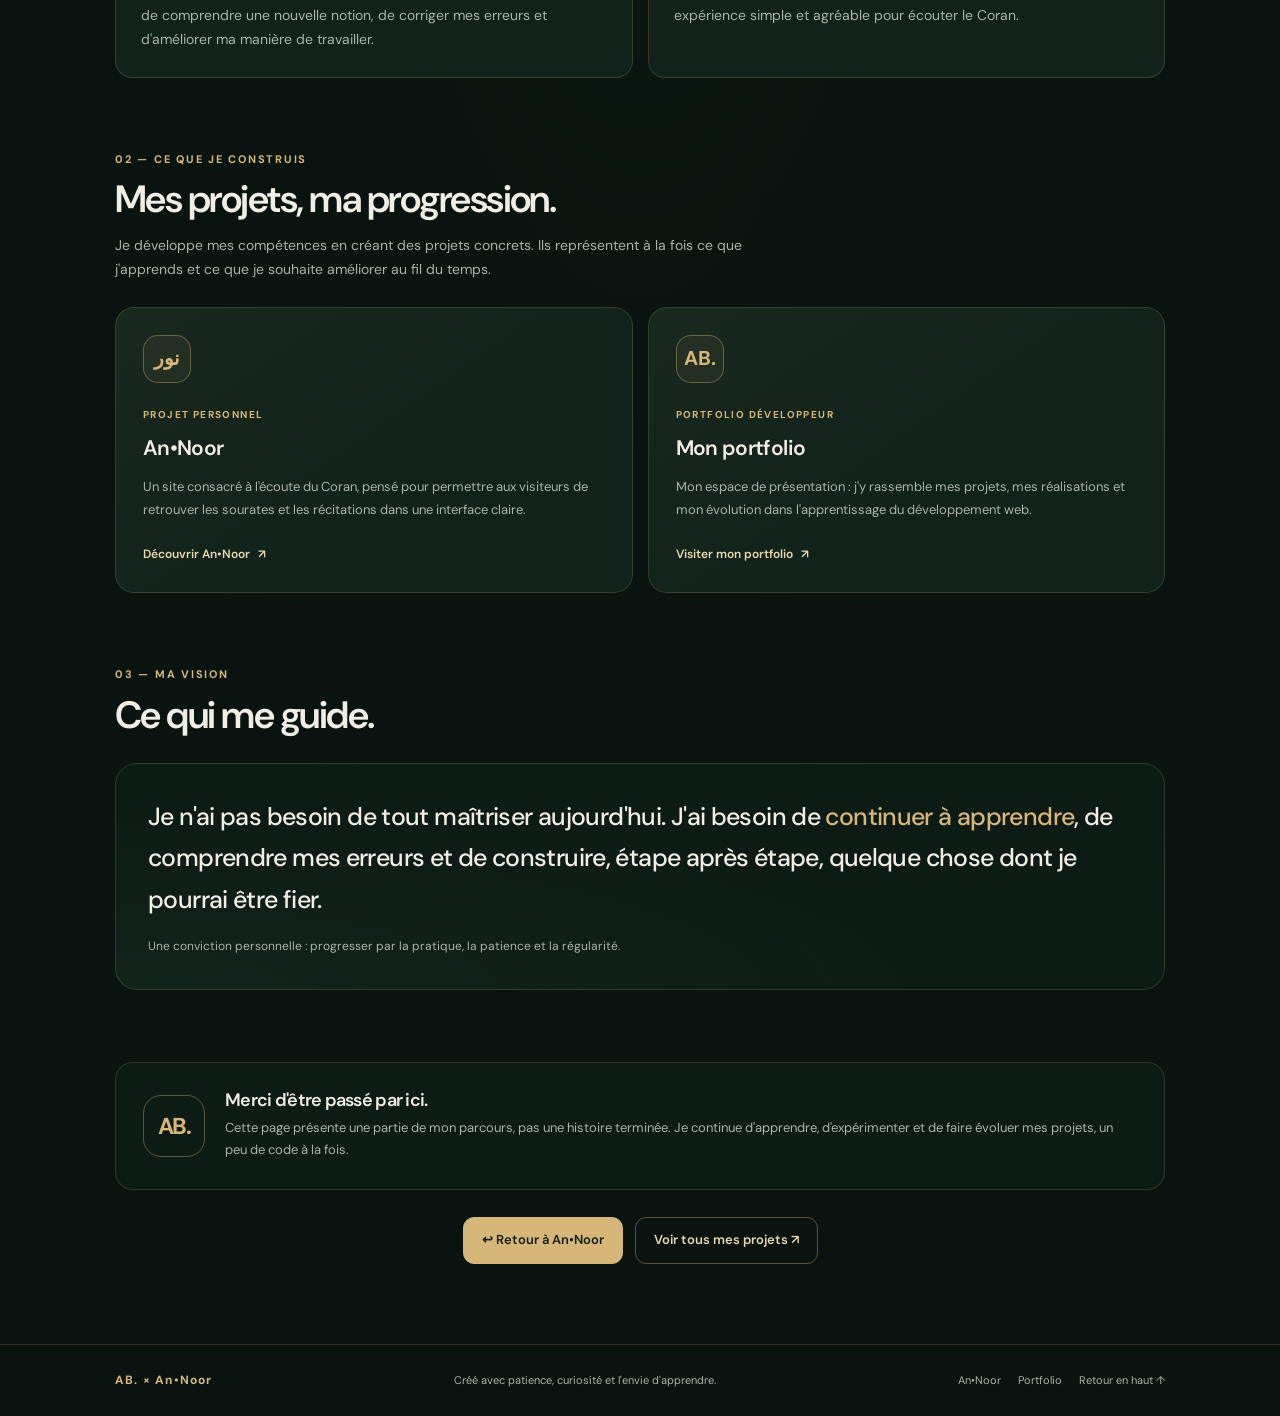
<file: projet-ecoute-coran/qui-suis-je.html>
<!DOCTYPE html>
<html lang="fr">
<head>
  <meta charset="UTF-8">
  <meta name="viewport" content="width=device-width, initial-scale=1">
  <meta name="theme-color" content="#09130f">

  <meta
    name="description"
    content="Découvrez Adamou Babaina : son parcours, son apprentissage du développement web, ses projets personnels et An•Noor, son projet consacré à l'écoute du Coran."
  >

  <title>Qui suis-je ? — Adamou Babaina | An•Noor</title>

  <link rel="icon" type="image/png" href="icons8-more-info-50.png">

  <link rel="preconnect" href="https://fonts.googleapis.com">
  <link rel="preconnect" href="https://fonts.gstatic.com" crossorigin>
  <link
    href="https://fonts.googleapis.com/css2?family=Amiri:wght@400;700&family=DM+Sans:wght@400;500;600;700&display=swap"
    rel="stylesheet"
  >

  <style>
    /* ==========================================
       AB × AN•NOOR
       Une identité personnelle, sobre et élégante
    ========================================== */

    :root {
      color-scheme: dark;

      --background: #09130f;
      --background-soft: #0d1b15;
      --surface: #11221a;
      --surface-hover: #172b20;

      --gold: #d6b779;
      --gold-light: #ead8ad;

      --text: #f1eee5;
      --muted: #a9b4aa;

      --border: rgba(214, 183, 121, 0.18);
      --border-strong: rgba(214, 183, 121, 0.38);

      --radius: 22px;
      --content-width: 1050px;
    }

    *,
    *::before,
    *::after {
      box-sizing: border-box;
    }

    html {
      scroll-behavior: smooth;
      scroll-padding-top: 100px;
    }

    body {
      margin: 0;
      min-width: 320px;
      overflow-x: hidden;

      background:
        radial-gradient(
          ellipse at 50% 0%,
          rgba(39, 82, 53, 0.23),
          transparent 48%
        ),
        var(--background);

      color: var(--text);
      font-family: "DM Sans", Arial, sans-serif;
      font-size: 16px;
      line-height: 1.75;

      -webkit-font-smoothing: antialiased;
    }

    a {
      color: inherit;
    }

    a:focus-visible {
      outline: 2px solid var(--gold);
      outline-offset: 5px;
      border-radius: 5px;
    }

    ::selection {
      background: var(--gold);
      color: var(--background);
    }

    .container {
      width: min(var(--content-width), calc(100% - 40px));
      margin-inline: auto;
    }

    .skip-link {
      position: absolute;
      z-index: 100;
      top: 10px;
      left: 10px;

      padding: 10px 14px;
      border-radius: 8px;

      background: var(--gold);
      color: var(--background);

      font-weight: 700;
      text-decoration: none;

      transform: translateY(-150%);
    }

    .skip-link:focus {
      transform: translateY(0);
    }

    /* ==========================================
       NAVIGATION
    ========================================== */

    .topbar {
      position: sticky;
      z-index: 20;
      top: 0;

      border-bottom: 1px solid var(--border);

      background: rgba(9, 19, 15, 0.91);
      backdrop-filter: blur(16px);
      -webkit-backdrop-filter: blur(16px);
    }

    .navigation {
      min-height: 76px;

      display: flex;
      align-items: center;
      justify-content: space-between;
      gap: 20px;
    }

    .brand {
      display: inline-flex;
      align-items: center;
      gap: 11px;

      flex-shrink: 0;

      text-decoration: none;
    }

    .brand-mark {
      width: 43px;
      height: 43px;

      display: grid;
      place-items: center;

      border: 1px solid var(--border-strong);
      border-radius: 14px;

      background: rgba(214, 183, 121, 0.055);

      color: var(--gold);
      font-size: 17px;
      font-weight: 700;
      letter-spacing: -0.06em;
    }

    .brand-name {
      display: block;

      font-size: 15px;
      font-weight: 700;
      letter-spacing: 0.04em;
    }

    .brand-caption {
      display: block;

      color: var(--muted);
      font-size: 10px;
      letter-spacing: 0.13em;
      text-transform: uppercase;
    }

    .nav-links {
      display: flex;
      align-items: center;
      justify-content: flex-end;
      gap: 20px;
      flex-wrap: wrap;
    }

    .nav-links a {
      color: var(--muted);
      font-size: 12px;
      text-decoration: none;

      transition: color 180ms ease;
    }

    .nav-links a:hover {
      color: var(--gold-light);
    }

    .nav-links .portfolio-link {
      padding: 8px 13px;

      border: 1px solid var(--border-strong);
      border-radius: 999px;

      color: var(--gold);
    }

    .nav-links .portfolio-link:hover {
      background: rgba(214, 183, 121, 0.08);
    }

    /* ==========================================
       INTRODUCTION
    ========================================== */

    .hero {
      position: relative;
      isolation: isolate;
      overflow: hidden;

      padding: 88px 0 72px;

      border-bottom: 1px solid var(--border);
      text-align: center;
    }

    .hero::before,
    .hero::after {
      position: absolute;
      z-index: -1;

      width: 280px;
      height: 280px;

      border: 1px solid rgba(214, 183, 121, 0.07);
      border-radius: 50%;

      content: "";
      pointer-events: none;
    }

    .hero::before {
      top: -150px;
      left: -130px;

      box-shadow:
        0 0 0 24px rgba(214, 183, 121, 0.018),
        0 0 0 48px rgba(214, 183, 121, 0.012);
    }

    .hero::after {
      right: -130px;
      bottom: -190px;

      box-shadow:
        0 0 0 24px rgba(214, 183, 121, 0.018),
        0 0 0 48px rgba(214, 183, 121, 0.012);
    }

    .hero-content {
      animation: appear 700ms ease both;
    }

    .eyebrow {
      display: inline-flex;
      align-items: center;
      justify-content: center;
      gap: 10px;

      margin: 0 0 25px;

      color: var(--gold);
      font-size: 11px;
      font-weight: 700;
      letter-spacing: 0.19em;
      text-transform: uppercase;
    }

    .eyebrow::before,
    .eyebrow::after {
      width: 22px;
      height: 1px;

      background: var(--gold);
      opacity: 0.65;

      content: "";
    }

    .monogram {
      width: 105px;
      height: 105px;

      display: grid;
      place-items: center;

      margin: 0 auto 28px;

      border: 1px solid var(--border-strong);
      border-radius: 31px;

      background:
        linear-gradient(
          145deg,
          rgba(214, 183, 121, 0.12),
          rgba(214, 183, 121, 0.015)
        );

      box-shadow: 0 0 60px rgba(214, 183, 121, 0.055);

      color: var(--gold);
      font-size: 43px;
      font-weight: 600;
      letter-spacing: -0.09em;
    }

    h1,
    h2,
    h3,
    p {
      margin-top: 0;
    }

    h1 {
      margin-bottom: 13px;

      font-size: clamp(36px, 6vw, 65px);
      font-weight: 600;
      letter-spacing: -0.055em;
      line-height: 1.1;
    }

    h1 span {
      display: block;

      margin-top: 14px;

      color: var(--gold);
      font-size: 0.39em;
      font-weight: 500;
      letter-spacing: 0.13em;
      text-transform: uppercase;
    }

    .hero-description {
      max-width: 630px;
      margin: 0 auto;

      color: var(--muted);
      font-size: 16px;
    }

    .hero-tags {
      display: flex;
      justify-content: center;
      align-items: center;
      flex-wrap: wrap;
      gap: 9px;

      margin-top: 27px;
    }

    .tag {
      padding: 6px 12px;

      border: 1px solid var(--border);
      border-radius: 999px;

      background: rgba(17, 34, 26, 0.6);

      color: #c7d0c6;
      font-size: 11px;
    }

    /* ==========================================
       CITATION CORANIQUE
    ========================================== */

    main {
      padding: 56px 0 80px;
    }

    .verse-card {
      position: relative;
      isolation: isolate;
      overflow: hidden;

      padding: 35px 32px;

      border: 1px solid var(--border-strong);
      border-radius: var(--radius);

      background:
        radial-gradient(
          ellipse at 100% 0%,
          rgba(214, 183, 121, 0.12),
          transparent 55%
        ),
        linear-gradient(135deg, #12271c, #0d1a14);

      text-align: center;
    }

    .verse-card::after {
      position: absolute;
      z-index: -1;
      right: 8px;
      bottom: -75px;

      color: rgba(214, 183, 121, 0.045);
      content: "اقرأ";

      font-family: "Amiri", serif;
      font-size: 160px;
      line-height: 1;
      pointer-events: none;
    }

    .section-label {
      margin-bottom: 10px;

      color: var(--gold);
      font-size: 10px;
      font-weight: 700;
      letter-spacing: 0.18em;
      text-transform: uppercase;
    }

    .verse-arabic {
      margin: 14px 0 12px;

      color: var(--gold-light);
      font-family: "Amiri", serif;
      font-size: clamp(29px, 5vw, 42px);
      line-height: 1.7;
    }

    .verse-translation {
      max-width: 600px;
      margin: 0 auto 13px;

      color: var(--text);
      font-size: 17px;
      font-style: italic;
    }

    .verse-reference {
      display: inline-block;

      margin-top: 5px;

      color: var(--muted);
      font-size: 11px;
      text-decoration: none;
    }

    .verse-reference:hover {
      color: var(--gold-light);
    }

    /* ==========================================
       SECTIONS
    ========================================== */

    .section {
      margin-top: 72px;
    }

    .section-heading {
      margin-bottom: 25px;
    }

    .section-number {
      display: block;

      margin-bottom: 8px;

      color: var(--gold);
      font-size: 11px;
      font-weight: 700;
      letter-spacing: 0.16em;
      text-transform: uppercase;
    }

    h2 {
      margin-bottom: 10px;

      font-size: clamp(27px, 4vw, 38px);
      font-weight: 600;
      letter-spacing: -0.04em;
      line-height: 1.2;
    }

    .section-description {
      max-width: 680px;
      margin-bottom: 0;

      color: var(--muted);
      font-size: 14px;
    }

    /* ==========================================
       MON PARCOURS
    ========================================== */

    .story-grid {
      display: grid;
      grid-template-columns: repeat(2, minmax(0, 1fr));
      gap: 15px;
    }

    .story-card {
      padding: 25px;

      border: 1px solid var(--border);
      border-radius: 17px;

      background: var(--surface);

      transition:
        transform 200ms ease,
        border-color 200ms ease,
        background 200ms ease;
    }

    .story-card:hover {
      transform: translateY(-3px);
      border-color: var(--border-strong);
      background: var(--surface-hover);
    }

    .story-index {
      display: block;

      margin-bottom: 17px;

      color: var(--gold);
      font-size: 11px;
      font-weight: 700;
      letter-spacing: 0.1em;
    }

    .story-card h3 {
      margin-bottom: 9px;

      font-size: 18px;
      font-weight: 600;
      letter-spacing: -0.02em;
    }

    .story-card p {
      margin-bottom: 0;

      color: var(--muted);
      font-size: 14px;
    }

    /* ==========================================
       PROJETS
    ========================================== */

    .projects-grid {
      display: grid;
      grid-template-columns: repeat(2, minmax(0, 1fr));
      gap: 15px;
    }

    .project-card {
      position: relative;
      overflow: hidden;

      display: flex;
      flex-direction: column;
      align-items: flex-start;

      min-height: 265px;
      padding: 27px;

      border: 1px solid var(--border);
      border-radius: 19px;

      background:
        linear-gradient(
          145deg,
          rgba(214, 183, 121, 0.045),
          transparent 58%
        ),
        var(--surface);

      text-decoration: none;

      transition:
        transform 200ms ease,
        border-color 200ms ease,
        background 200ms ease;
    }

    .project-card:hover {
      transform: translateY(-4px);
      border-color: var(--border-strong);
      background-color: var(--surface-hover);
    }

    .project-symbol {
      width: 48px;
      height: 48px;

      display: grid;
      place-items: center;

      margin-bottom: 23px;

      border: 1px solid var(--border-strong);
      border-radius: 15px;

      background: rgba(214, 183, 121, 0.06);

      color: var(--gold);
      font-size: 20px;
      font-weight: 700;
    }

    .project-category {
      margin-bottom: 7px;

      color: var(--gold);
      font-size: 10px;
      font-weight: 700;
      letter-spacing: 0.14em;
      text-transform: uppercase;
    }

    .project-card h3 {
      margin-bottom: 9px;

      font-size: 21px;
      font-weight: 600;
      letter-spacing: -0.03em;
    }

    .project-card p {
      margin-bottom: 23px;

      color: var(--muted);
      font-size: 13px;
    }

    .project-action {
      display: inline-flex;
      align-items: center;
      gap: 8px;

      margin-top: auto;

      color: var(--gold-light);
      font-size: 12px;
      font-weight: 600;
    }

    /* ==========================================
       MA PHILOSOPHIE
    ========================================== */

    .philosophy-card {
      position: relative;
      overflow: hidden;

      padding: 32px;

      border: 1px solid var(--border);
      border-radius: var(--radius);

      background:
        radial-gradient(
          ellipse at 0% 100%,
          rgba(44, 94, 57, 0.13),
          transparent 55%
        ),
        var(--background-soft);
    }

    .philosophy-card blockquote {
      margin: 0;
      padding: 0;

      color: var(--text);
      font-size: clamp(19px, 3vw, 25px);
      font-weight: 500;
      letter-spacing: -0.025em;
      line-height: 1.65;
    }

    .philosophy-card blockquote span {
      color: var(--gold);
    }

    .philosophy-note {
      margin: 16px 0 0;

      color: var(--muted);
      font-size: 12px;
    }

    /* ==========================================
       SIGNATURE
    ========================================== */

    .signature {
      display: grid;
      grid-template-columns: auto 1fr;
      align-items: center;
      gap: 20px;

      margin-top: 72px;
      padding: 27px;

      border: 1px solid var(--border);
      border-radius: 18px;

      background: var(--background-soft);
    }

    .signature-mark {
      width: 62px;
      height: 62px;

      display: grid;
      place-items: center;

      border: 1px solid var(--border-strong);
      border-radius: 18px;

      color: var(--gold);
      font-size: 23px;
      font-weight: 700;
      letter-spacing: -0.08em;
    }

    .signature h2 {
      margin-bottom: 5px;
      font-size: 18px;
    }

    .signature p {
      margin-bottom: 0;

      color: var(--muted);
      font-size: 13px;
    }

    /* ==========================================
       BOUTONS
    ========================================== */

    .actions {
      display: flex;
      align-items: center;
      justify-content: center;
      flex-wrap: wrap;
      gap: 12px;

      margin-top: 27px;
    }

    .button {
      min-height: 46px;

      display: inline-flex;
      align-items: center;
      justify-content: center;
      gap: 9px;

      padding: 11px 18px;

      border: 1px solid var(--border-strong);
      border-radius: 11px;

      color: var(--gold-light);
      background: transparent;

      font-family: inherit;
      font-size: 13px;
      font-weight: 600;
      text-align: center;
      text-decoration: none;

      transition:
        transform 180ms ease,
        background 180ms ease;
    }

    .button:hover {
      transform: translateY(-2px);
      background: rgba(214, 183, 121, 0.08);
    }

    .button-primary {
      border-color: var(--gold);
      background: var(--gold);
      color: #142017;
    }

    .button-primary:hover {
      background: var(--gold-light);
    }

    /* ==========================================
       PIED DE PAGE
    ========================================== */

    footer {
      padding: 25px 0;
      border-top: 1px solid var(--border);
    }

    .footer-inner {
      display: flex;
      align-items: center;
      justify-content: space-between;
      flex-wrap: wrap;
      gap: 15px;
    }

    .footer-brand {
      color: var(--gold);
      font-size: 12px;
      font-weight: 700;
      letter-spacing: 0.1em;
    }

    .footer-copy {
      margin: 0;
      color: var(--muted);
      font-size: 11px;
    }

    .footer-links {
      display: flex;
      flex-wrap: wrap;
      gap: 17px;
    }

    .footer-links a {
      color: var(--muted);
      font-size: 11px;
      text-decoration: none;
    }

    .footer-links a:hover {
      color: var(--gold);
    }

    /* ==========================================
       MOUVEMENTS ET RESPONSIVE
    ========================================== */

    @keyframes appear {
      from {
        opacity: 0;
        transform: translateY(13px);
      }

      to {
        opacity: 1;
        transform: translateY(0);
      }
    }

    @media (prefers-reduced-motion: no-preference) {
      .story-card,
      .project-card,
      .verse-card,
      .philosophy-card {
        animation: appear 500ms ease both;
      }
    }

    @media (max-width: 760px) {
      .navigation {
        min-height: 70px;
      }

      .nav-links {
        gap: 12px;
      }

      .nav-links a {
        font-size: 11px;
      }

      .hero {
        padding: 67px 0 55px;
      }

      .section {
        margin-top: 58px;
      }

      .story-grid,
      .projects-grid {
        gap: 12px;
      }

      .story-card {
        padding: 21px;
      }

      .project-card {
        padding: 22px;
      }
    }

    @media (max-width: 520px) {
      .container {
        width: calc(100% - 28px);
      }

      .navigation {
        gap: 10px;
      }

      .brand {
        gap: 8px;
      }

      .brand-mark {
        width: 35px;
        height: 35px;
        border-radius: 11px;
        font-size: 14px;
      }

      .brand-name {
        font-size: 13px;
      }

      .brand-caption {
        font-size: 8px;
      }

      .nav-links {
        gap: 8px;
      }

      .nav-links a {
        font-size: 10px;
      }

      .nav-links a[href="#parcours"] {
        display: none;
      }

      .nav-links .portfolio-link {
        padding: 7px 9px;
      }

      .hero {
        padding: 52px 0 44px;
      }

      .monogram {
        width: 85px;
        height: 85px;
        border-radius: 25px;
        font-size: 36px;
      }

      h1 {
        font-size: clamp(33px, 9vw, 44px);
      }

      h1 span {
        font-size: 0.34em;
      }

      .hero-description {
        font-size: 14px;
      }

      .hero-tags {
        gap: 7px;
      }

      .tag {
        padding: 5px 9px;
        font-size: 10px;
      }

      main {
        padding: 30px 0 55px;
      }

      .verse-card {
        padding: 25px 19px;
      }

      .verse-translation {
        font-size: 15px;
      }

      .section {
        margin-top: 53px;
      }

      .story-grid,
      .projects-grid {
        grid-template-columns: 1fr;
      }

      .story-card {
        padding: 22px;
      }

      .story-card h3 {
        font-size: 17px;
      }

      .project-card {
        min-height: 245px;
      }

      .philosophy-card {
        padding: 24px 20px;
      }

      .signature {
        grid-template-columns: 1fr;
        padding: 22px;
      }

      .signature-mark {
        width: 53px;
        height: 53px;
      }

      .actions {
        flex-direction: column;
        align-items: stretch;
      }

      .button {
        width: 100%;
      }

      .footer-inner {
        flex-direction: column;
        align-items: flex-start;
      }
    }

    @media (prefers-reduced-motion: reduce) {
      *,
      *::before,
      *::after {
        scroll-behavior: auto !important;
        animation-duration: 0.01ms !important;
        animation-iteration-count: 1 !important;
        transition-duration: 0.01ms !important;
      }
    }
  </style>
</head>

<body>
  <a class="skip-link" href="#contenu">Aller au contenu</a>

  <!-- Navigation -->
  <header class="topbar">
    <div class="container navigation">

      <a class="brand" href="index.html" aria-label="An-Noor, accueil">
        <span class="brand-mark" aria-hidden="true">AB</span>

        <span>
          <span class="brand-name">Adamou Babaina</span>
          <span class="brand-caption">Développement & projets</span>
        </span>
      </a>

      <nav class="nav-links" aria-label="Navigation principale">
        <a href="index.html">An•Noor</a>
        <a href="#parcours">Mon parcours</a>
        <a href="#projets">Mes projets</a>

        <a
          class="portfolio-link"
          href="https://adamou-05.github.io/portfolio/"
          target="_blank"
          rel="noopener noreferrer"
        >Portfolio ↗</a>
      </nav>

    </div>
  </header>

  <!-- Présentation personnelle -->
  <section class="hero" aria-labelledby="page-title">
    <div class="container hero-content">

      <p class="eyebrow">Derrière les projets</p>

      <div class="monogram" aria-hidden="true">AB.</div>

      <h1 id="page-title">
        Qui suis-je ?
        <span>Adamou Babaina</span>
      </h1>

      <p class="hero-description">
        Un parcours qui évolue, des idées qui prennent forme et une envie
        constante d'apprendre, de comprendre et de construire quelque chose
        d'utile.
      </p>

      <div class="hero-tags" aria-label="Mes domaines d'intérêt">
        <span class="tag">Développement web</span>
        <span class="tag">Technologie</span>
        <span class="tag">An•Noor</span>
        <span class="tag">Apprentissage autonome</span>
      </div>

    </div>
  </section>

  <main id="contenu" class="container">

    <!-- Verset -->
    <section class="verse-card" aria-labelledby="verse-title">

      <p class="section-label" id="verse-title">
        Une invocation pour apprendre
      </p>

      <p class="verse-arabic" lang="ar" dir="rtl">
        وَقُل رَّبِّ زِدْنِي عِلْمًا
      </p>

      <p class="verse-translation">
        « Et dis : Seigneur, accrois mon savoir. »
      </p>

      <a
        class="verse-reference"
        href="https://quran.com/fr/ta-ha/114"
        target="_blank"
        rel="noopener noreferrer"
      >
        Coran, sourate Tâ-Hâ, 20:114 — Lire le verset dans son contexte ↗
      </a>

    </section>

    <!-- Mon histoire -->
    <section class="section" id="parcours" aria-labelledby="parcours-title">

      <div class="section-heading">
        <span class="section-number">01 — Mon histoire</span>

        <h2 id="parcours-title">Un parcours, plusieurs apprentissages.</h2>

        <p class="section-description">
          Je ne suis pas arrivé au développement web par un chemin tout tracé.
          Mon parcours m'a permis de découvrir progressivement ce qui
          m'intéresse vraiment.
        </p>
      </div>

      <div class="story-grid">

        <article class="story-card">
          <span class="story-index">ÉTAPE 01</span>

          <h3>Mes premières expériences techniques</h3>

          <p>
            J'ai été formé comme opérateur-régleur en usinage sur machines
            à commande numérique. Cette expérience m'a familiarisé avec la
            précision, la logique des opérations et le respect des étapes.
            J'y ai également découvert un univers technique où chaque détail
            compte.
          </p>
        </article>

        <article class="story-card">
          <span class="story-index">ÉTAPE 02</span>

          <h3>Le déclic du développement web</h3>

          <p>
            Petit à petit, mon intérêt s'est déplacé vers l'informatique
            et la création numérique. J'ai commencé à apprendre HTML et CSS,
            puis JavaScript, en avançant à mon rythme et en expérimentant
            directement dans le code.
          </p>
        </article>

        <article class="story-card">
          <span class="story-index">ÉTAPE 03</span>

          <h3>Apprendre en construisant</h3>

          <p>
            Je préfère mettre mes connaissances en pratique plutôt que de
            rester uniquement dans la théorie. Chaque page que je crée est
            une occasion de comprendre une nouvelle notion, de corriger mes
            erreurs et d'améliorer ma manière de travailler.
          </p>
        </article>

        <article class="story-card">
          <span class="story-index">ÉTAPE 04</span>

          <h3>Construire avec une intention</h3>

          <p>
            Au-delà du code, je veux créer des projets qui ont une utilité
            réelle. C'est cette idée qui guide notamment An•Noor : concevoir
            une expérience simple et agréable pour écouter le Coran.
          </p>
        </article>

      </div>
    </section>

    <!-- Mes projets -->
    <section class="section" id="projets" aria-labelledby="projets-title">

      <div class="section-heading">
        <span class="section-number">02 — Ce que je construis</span>

        <h2 id="projets-title">Mes projets, ma progression.</h2>

        <p class="section-description">
          Je développe mes compétences en créant des projets concrets.
          Ils représentent à la fois ce que j'apprends et ce que je souhaite
          améliorer au fil du temps.
        </p>
      </div>

      <div class="projects-grid">

        <a class="project-card" href="index.html">

          <span class="project-symbol" aria-hidden="true">نور</span>

          <span class="project-category">Projet personnel</span>

          <h3>An•Noor</h3>

          <p>
            Un site consacré à l'écoute du Coran, pensé pour permettre
            aux visiteurs de retrouver les sourates et les récitations
            dans une interface claire.
          </p>

          <span class="project-action">
            Découvrir An•Noor <span aria-hidden="true">↗</span>
          </span>

        </a>

        <a
          class="project-card"
          href="https://adamou-05.github.io/portfolio/"
          target="_blank"
          rel="noopener noreferrer"
        >

          <span class="project-symbol" aria-hidden="true">AB.</span>

          <span class="project-category">Portfolio développeur</span>

          <h3>Mon portfolio</h3>

          <p>
            Mon espace de présentation : j'y rassemble mes projets,
            mes réalisations et mon évolution dans l'apprentissage
            du développement web.
          </p>

          <span class="project-action">
            Visiter mon portfolio <span aria-hidden="true">↗</span>
          </span>

        </a>

      </div>
    </section>

    <!-- Ma vision -->
    <section class="section" aria-labelledby="vision-title">

      <div class="section-heading">
        <span class="section-number">03 — Ma vision</span>

        <h2 id="vision-title">Ce qui me guide.</h2>
      </div>

      <div class="philosophy-card">

        <blockquote>
          Je n'ai pas besoin de tout maîtriser aujourd'hui.
          J'ai besoin de <span>continuer à apprendre</span>, de comprendre
          mes erreurs et de construire, étape après étape, quelque chose
          dont je pourrai être fier.
        </blockquote>

        <p class="philosophy-note">
          Une conviction personnelle : progresser par la pratique,
          la patience et la régularité.
        </p>

      </div>
    </section>

    <!-- Signature personnelle -->
    <section class="signature" aria-labelledby="signature-title">

      <div class="signature-mark" aria-hidden="true">AB.</div>

      <div>
        <h2 id="signature-title">Merci d'être passé par ici.</h2>

        <p>
          Cette page présente une partie de mon parcours, pas une histoire
          terminée. Je continue d'apprendre, d'expérimenter et de faire
          évoluer mes projets, un peu de code à la fois.
        </p>
      </div>

    </section>

    <!-- Actions -->
    <div class="actions">

      <a class="button button-primary" href="index.html">
        ↩ Retour à An•Noor
      </a>

      <a
        class="button"
        href="https://adamou-05.github.io/portfolio/#projets"
        target="_blank"
        rel="noopener noreferrer"
      >
        Voir tous mes projets ↗
      </a>

    </div>

  </main>

  <footer>
    <div class="container footer-inner">

      <span class="footer-brand">AB. × An•Noor</span>

      <p class="footer-copy">
        Créé avec patience, curiosité et l'envie d'apprendre.
      </p>

      <div class="footer-links">
        <a href="index.html">An•Noor</a>

        <a
          href="https://adamou-05.github.io/portfolio/"
          target="_blank"
          rel="noopener noreferrer"
        >Portfolio</a>

        <a href="#contenu">Retour en haut ↑</a>
      </div>

    </div>
  </footer>

</body>
</html>
</file>
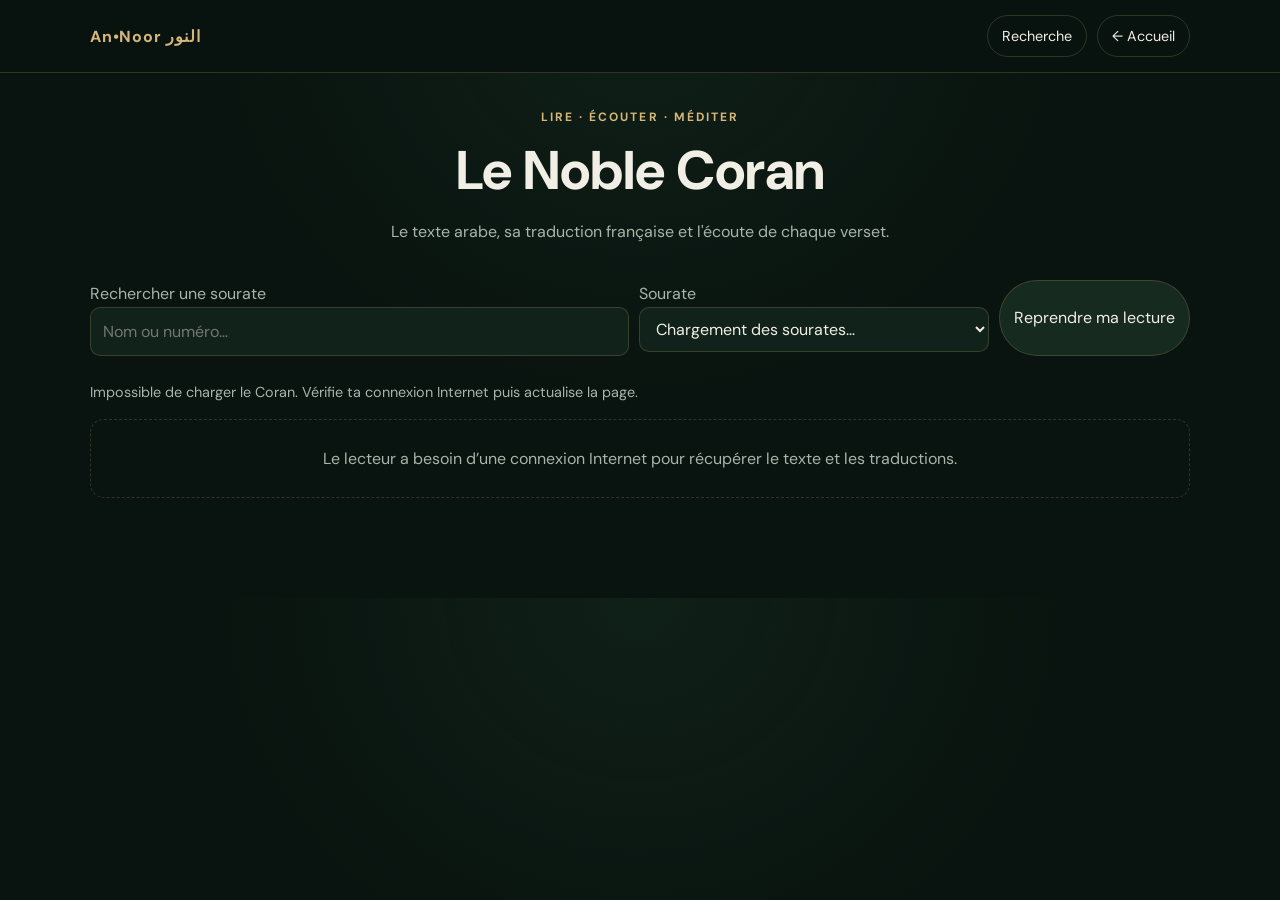
<file: projet-annoor/an-noor-complet/lire.html>
<!doctype html>
<html lang="fr">
<head>
<meta charset="utf-8">
<meta name="viewport" content="width=device-width, initial-scale=1">
<meta name="theme-color" content="#09130f">
<meta name="description" content="Lire le Coran en arabe et en français, écouter les versets et retrouver sa lecture sur An•Noor.">
<title>Lire le Coran — An•Noor</title>
<link rel="preconnect" href="https://fonts.googleapis.com">
<link rel="preconnect" href="https://fonts.gstatic.com" crossorigin>
<link href="https://fonts.googleapis.com/css2?family=Amiri:wght@400;700&family=DM+Sans:wght@400;500;600;700&display=swap" rel="stylesheet">
<style>
:root{--bg:#09130f;--panel:#11221a;--panel2:#162a20;--gold:#d6b779;--goldlight:#ead8ad;--text:#f1eee5;--muted:#a9b4aa;--line:rgba(214,183,121,.2);--green:#244331}
*{box-sizing:border-box}html{scroll-behavior:smooth;scroll-padding-top:100px}body{margin:0;background:radial-gradient(ellipse at 50% 0%,rgba(35,75,51,.24),transparent 48%),var(--bg);color:var(--text);font:16px/1.7 "DM Sans",Arial,sans-serif}
a{color:inherit}.topbar{position:sticky;top:0;z-index:5;display:flex;justify-content:space-between;align-items:center;gap:16px;padding:15px max(20px,calc((100% - 1100px)/2));border-bottom:1px solid var(--line);background:rgba(9,19,15,.94);backdrop-filter:blur(12px)}
.brand{color:var(--gold);font-weight:700;text-decoration:none;letter-spacing:.05em}.back{border:1px solid var(--line);border-radius:999px;padding:8px 14px;text-decoration:none;font-size:.9rem}
main{width:min(1100px,calc(100% - 32px));margin:34px auto 100px}.hero{text-align:center;margin:28px auto 34px}.eyebrow{color:var(--gold);text-transform:uppercase;letter-spacing:.17em;font-size:.75rem;font-weight:700}.hero h1{font-size:clamp(2rem,5vw,3.4rem);line-height:1.15;margin:8px 0}.muted{color:var(--muted)}
.toolbar{display:grid;grid-template-columns:minmax(0,1fr) minmax(180px,.65fr) auto;gap:10px;margin:24px 0}
input,select,button{font:inherit}input,select{width:100%;min-height:44px;background:var(--panel);color:var(--text);border:1px solid var(--line);border-radius:10px;padding:10px 12px}
button,.btn{cursor:pointer;border:1px solid var(--line);border-radius:999px;background:var(--panel2);color:var(--text);padding:9px 14px;text-decoration:none}
button:hover,.btn:hover{border-color:var(--gold)}.status{color:var(--muted);font-size:.9rem;min-height:1.5em}
.verse{padding:clamp(18px,4vw,30px);margin:14px 0;border:1px solid var(--line);border-radius:18px;background:linear-gradient(140deg,rgba(214,183,121,.045),transparent 60%),var(--panel)}
.verse-head{display:flex;justify-content:space-between;align-items:center;gap:12px;color:var(--gold);font-size:.85rem}.verse-actions{display:flex;gap:8px;flex-wrap:wrap}
.arabic{font-family:"Amiri",serif;font-size:clamp(1.8rem,4vw,2.5rem);line-height:2.1;text-align:right;direction:rtl;margin:20px 0;overflow-wrap:anywhere}
.translation{color:#d5ddd5;margin:0;line-height:1.9}.verse.saved{border-color:var(--gold)}
.surah-title{text-align:center;margin:30px 0 18px}.surah-title .arabic{margin:0;font-size:2rem}
.empty{padding:25px;border:1px dashed var(--line);border-radius:14px;color:var(--muted);text-align:center}
@media(max-width:700px){.toolbar{grid-template-columns:1fr}.topbar{padding:12px 16px}main{width:calc(100% - 24px);margin-top:20px}.verse-actions button{font-size:.85rem}}
</style>
</head>
<body>
<header class="topbar"><a class="brand" href="index.html">An•Noor <span lang="ar">النور</span></a><nav style="display:flex;gap:10px;flex-wrap:wrap"><a class="back" href="recherche.html">Recherche</a><a class="back" href="index.html">← Accueil</a></nav></header>
<main>
  <section class="hero">
    <p class="eyebrow">Lire · écouter · méditer</p>
    <h1>Le Noble Coran</h1>
    <p class="muted">Le texte arabe, sa traduction française et l'écoute de chaque verset.</p>
  </section>
  <section aria-label="Choisir une sourate">
    <div class="toolbar">
      <label><span class="muted">Rechercher une sourate</span><input id="surahSearch" type="search" placeholder="Nom ou numéro…"></label>
      <label><span class="muted">Sourate</span><select id="surahSelect"><option>Chargement des sourates…</option></select></label>
      <button id="resumeBtn" type="button">Reprendre ma lecture</button>
    </div>
    <p id="status" class="status" role="status" aria-live="polite">Chargement du texte coranique…</p>
  </section>
  <section id="reader" aria-live="polite"><div class="empty">Le texte apparaîtra ici après le chargement.</div></section>
</main>
<audio id="audio" preload="none"></audio>
<script>
(() => {
  "use strict";
  const API = "https://api.alquran.cloud/v1";
  const select = document.getElementById("surahSelect");
  const search = document.getElementById("surahSearch");
  const reader = document.getElementById("reader");
  const status = document.getElementById("status");
  const audio = document.getElementById("audio");
  let surahs = [], currentSurah = 1, playingButton = null;
  const savedKey = "anNoorReaderBookmarksV1";
  const lastKey = "anNoorLastReadV1";
  const bookmarks = () => { try { return JSON.parse(localStorage.getItem(savedKey) || "[]"); } catch { return []; } };
  const keyFor = (s,a) => `${s}:${a}`;
  const safe = (s) => String(s ?? "").replace(/[&<>"']/g, c => ({"&":"&amp;","<":"&lt;",">":"&gt;",'"':"&quot;","'":"&#39;"}[c]));
  async function getJSON(url) {
    const response = await fetch(url);
    if (!response.ok) throw new Error("La source du texte n’a pas répondu correctement.");
    const json = await response.json();
    if (json.code !== 200) throw new Error(json.status || "Données indisponibles.");
    return json.data;
  }
  async function init() {
    try {
      surahs = await getJSON(`${API}/surah`);
      renderOptions(surahs);
      const params = new URLSearchParams(location.search);
      const requested = Number(params.get("surah")) || Number(localStorage.getItem(lastKey)) || 1;
      await loadSurah(Math.min(114, Math.max(1, requested)));
    } catch (error) {
      status.textContent = "Impossible de charger le Coran. Vérifie ta connexion Internet puis actualise la page.";
      reader.innerHTML = '<div class="empty">Le lecteur a besoin d’une connexion Internet pour récupérer le texte et les traductions.</div>';
    }
  }
  function renderOptions(list) {
    const query = search.value.trim().toLocaleLowerCase();
    const filtered = list.filter(s => `${s.number} ${s.name} ${s.englishName} ${s.englishNameTranslation}`.toLocaleLowerCase().includes(query));
    select.innerHTML = filtered.map(s => `<option value="${s.number}">${s.number}. ${safe(s.englishName)} — ${safe(s.name)}</option>`).join("");
    if (!filtered.length) select.innerHTML = '<option value="">Aucune sourate trouvée</option>';
    if (filtered.some(s => s.number === currentSurah)) select.value = String(currentSurah);
  }
  async function loadSurah(number) {
    currentSurah = number;
    status.textContent = "Chargement de la sourate…";
    reader.innerHTML = '<div class="empty">Chargement des versets…</div>';
    try {
      const [arabicData, frenchData] = await Promise.all([
        getJSON(`${API}/surah/${number}/quran-uthmani`),
        getJSON(`${API}/surah/${number}/fr.hamidullah`)
      ]);
      const meta = arabicData;
      localStorage.setItem(lastKey, String(number));
      const title = `<header class="surah-title"><p class="eyebrow">Sourate ${meta.number} · ${meta.numberOfAyahs} versets</p><h2>${safe(meta.englishName)}</h2><p class="arabic" lang="ar" dir="rtl">${safe(meta.name)}</p><p class="muted">${safe(meta.englishNameTranslation)} · ${meta.revelationType === "Meccan" ? "Mecquoise" : "Médinoise"}</p></header>`;
      const fr = new Map(frenchData.ayahs.map(a => [a.numberInSurah, a.text]));
      const saved = bookmarks();
      const verses = arabicData.ayahs.map(a => {
        const bookmarked = saved.includes(keyFor(number, a.numberInSurah));
        return `<article class="verse ${bookmarked ? "saved" : ""}" id="ayah-${a.numberInSurah}">
          <div class="verse-head"><span>${number}:${a.numberInSurah}</span><div class="verse-actions">
            <button type="button" data-play="${a.number}" data-surah="${number}" data-ayah="${a.numberInSurah}" aria-label="Écouter le verset ${a.numberInSurah}">▶ Écouter</button>
            <button type="button" data-bookmark="${a.numberInSurah}" data-surah="${number}" aria-pressed="${bookmarked}">${bookmarked ? "★ Enregistré" : "☆ Signet"}</button>
            <button type="button" data-share="${a.numberInSurah}" data-surah="${number}">Partager</button>
          </div></div>
          <p class="arabic" lang="ar" dir="rtl">${safe(a.text)}</p>
          <p class="translation">${safe(fr.get(a.numberInSurah) || "Traduction indisponible.")}</p>
        </article>`;
      }).join("");
      reader.innerHTML = title + verses;
      status.textContent = "Texte chargé. Les signets et la dernière lecture sont conservés sur cet appareil.";
      if ([...select.options].some(o => o.value === String(number))) select.value = String(number);
    } catch (error) {
      status.textContent = "Une erreur est survenue lors du chargement de cette sourate.";
      reader.innerHTML = '<div class="empty">Réessaie dans quelques instants. Si le problème continue, vérifie ta connexion Internet.</div>';
    }
  }
  select.addEventListener("change", () => { if (select.value) loadSurah(Number(select.value)); });
  search.addEventListener("input", () => renderOptions(surahs));
  document.getElementById("resumeBtn").addEventListener("click", () => loadSurah(Number(localStorage.getItem(lastKey)) || 1));
  reader.addEventListener("click", async (event) => {
    const play = event.target.closest("[data-play]");
    const bookmark = event.target.closest("[data-bookmark]");
    const share = event.target.closest("[data-share]");
    if (play) {
      const url = `https://cdn.islamic.network/quran/audio/128/ar.alafasy/${play.dataset.play}.mp3`;
      if (audio.src === url && !audio.paused) { audio.pause(); play.textContent = "▶ Écouter"; return; }
      if (playingButton) playingButton.textContent = "▶ Écouter";
      playingButton = play; play.textContent = "Ⅱ Pause";
      audio.src = url;
      try { await audio.play(); } catch { status.textContent = "La lecture audio n’a pas pu démarrer. Réessaie en appuyant sur Écouter."; play.textContent = "▶ Écouter"; }
      audio.onended = () => { if (playingButton) playingButton.textContent = "▶ Écouter"; playingButton = null; };
      audio.onpause = () => { if (playingButton && audio.ended) playingButton.textContent = "▶ Écouter"; };
    } else if (bookmark) {
      const id = keyFor(Number(bookmark.dataset.surah), Number(bookmark.dataset.bookmark));
      const saved = bookmarks(); const exists = saved.includes(id);
      const next = exists ? saved.filter(x => x !== id) : [...saved, id];
      localStorage.setItem(savedKey, JSON.stringify(next));
      const isSaved = !exists;
      bookmark.textContent = isSaved ? "★ Enregistré" : "☆ Signet";
      bookmark.setAttribute("aria-pressed", String(isSaved));
      bookmark.closest(".verse").classList.toggle("saved", isSaved);
      status.textContent = isSaved ? "Verset ajouté aux signets." : "Signet retiré.";
    } else if (share) {
      const surah = Number(share.dataset.surah), ayah = Number(share.dataset.share);
      const url = `${location.origin}${location.pathname}?surah=${surah}#ayah-${ayah}`;
      const text = `Coran — ${surah}:${ayah}\n${url}`;
      try {
        if (navigator.share) await navigator.share({title:"An•Noor — verset du Coran", text, url});
        else if (navigator.clipboard) { await navigator.clipboard.writeText(text); status.textContent = "Lien du verset copié."; }
        else window.prompt("Copie ce lien :", text);
      } catch {}
    }
  });
  init();
})();
</script>
</body>
</html>
</file>
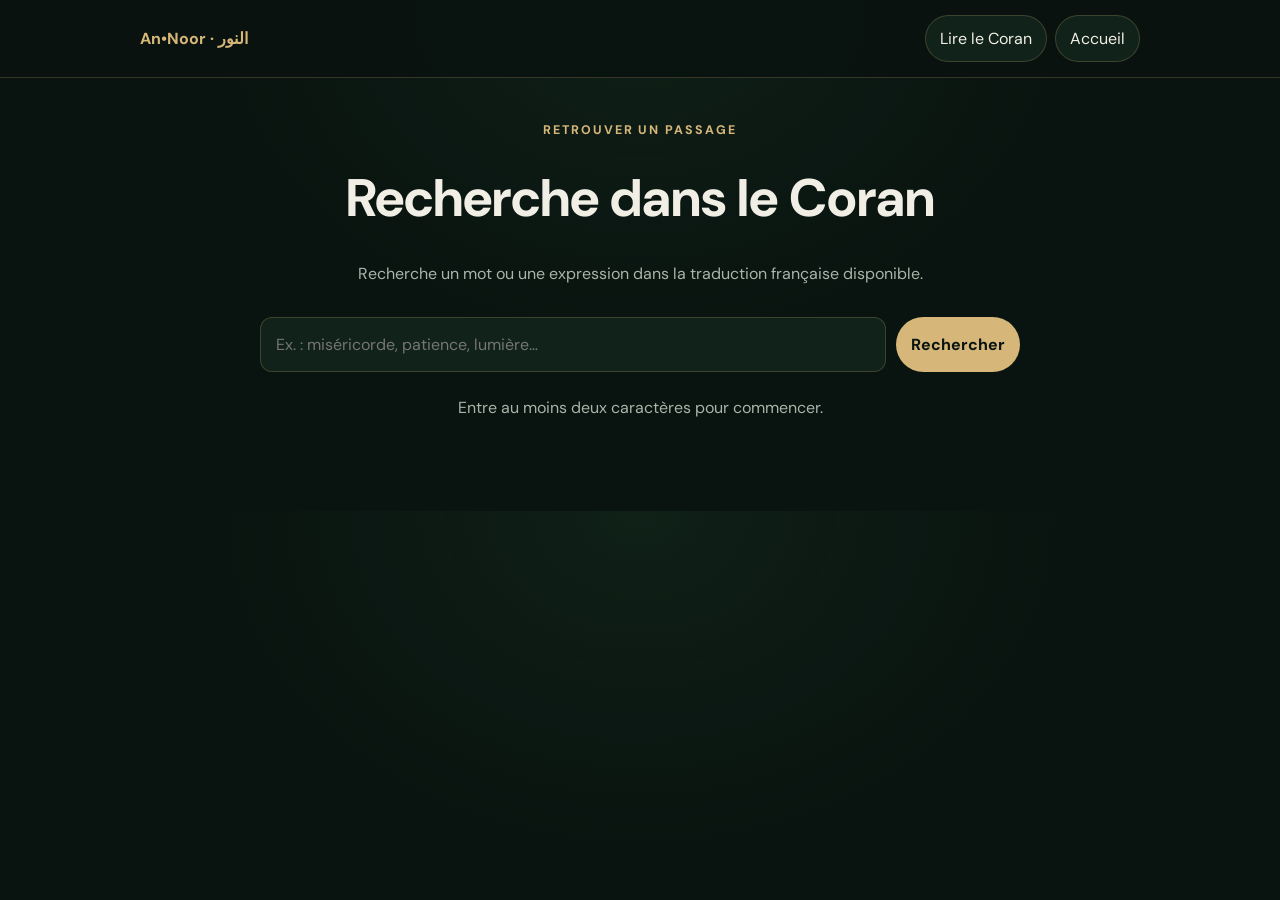
<file: projet-annoor/an-noor-complet/recherche.html>
<!doctype html>
<html lang="fr"><head>
<meta charset="utf-8"><meta name="viewport" content="width=device-width, initial-scale=1">
<meta name="theme-color" content="#09130f"><meta name="description" content="Recherche dans le Coran en français avec An•Noor.">
<title>Recherche coranique — An•Noor</title>
<link rel="preconnect" href="https://fonts.googleapis.com"><link rel="preconnect" href="https://fonts.gstatic.com" crossorigin>
<link href="https://fonts.googleapis.com/css2?family=Amiri:wght@400;700&family=DM+Sans:wght@400;500;600;700&display=swap" rel="stylesheet">
<style>
:root{--bg:#09130f;--panel:#11221a;--gold:#d6b779;--text:#f1eee5;--muted:#a9b4aa;--line:rgba(214,183,121,.22)}
*{box-sizing:border-box}body{margin:0;background:radial-gradient(ellipse at 50% 0%,rgba(35,75,51,.24),transparent 48%),var(--bg);color:var(--text);font:16px/1.7 "DM Sans",Arial,sans-serif}
a{color:inherit}.top{position:sticky;top:0;display:flex;justify-content:space-between;gap:12px;align-items:center;padding:15px max(18px,calc((100% - 1000px)/2));background:rgba(9,19,15,.94);border-bottom:1px solid var(--line);z-index:2}.brand{color:var(--gold);font-weight:700;text-decoration:none}.pill,button{border:1px solid var(--line);border-radius:999px;padding:9px 14px;background:var(--panel);color:var(--text);text-decoration:none;cursor:pointer;font:inherit}
main{width:min(1000px,calc(100% - 28px));margin:42px auto 90px}.hero{text-align:center;margin-bottom:30px}.kicker{color:var(--gold);font-size:.78rem;letter-spacing:.16em;text-transform:uppercase;font-weight:700}h1{font-size:clamp(2rem,5vw,3.3rem);margin:6px 0}.muted{color:var(--muted)}form{display:flex;gap:10px;max-width:760px;margin:22px auto}input{flex:1;min-width:0;border:1px solid var(--line);border-radius:12px;padding:13px 15px;background:var(--panel);color:var(--text);font:inherit}form button{background:var(--gold);color:#09130f;font-weight:700}.status{min-height:1.5em;color:var(--muted);text-align:center}.result{padding:22px;margin:14px 0;border:1px solid var(--line);border-radius:16px;background:var(--panel)}.ref{color:var(--gold);font-size:.88rem;font-weight:700}.arabic{font:2rem/2 "Amiri",serif;direction:rtl;text-align:right}.translation{color:#dce3dc}.actions{display:flex;gap:8px;flex-wrap:wrap}.actions a{padding:7px 12px;border:1px solid var(--line);border-radius:999px;text-decoration:none;font-size:.85rem}
@media(max-width:600px){form{flex-direction:column}.top{padding:12px 14px}main{margin-top:25px}.arabic{font-size:1.7rem}}
</style></head><body>
<header class="top"><a class="brand" href="index.html">An•Noor · النور</a><nav style="display:flex;gap:8px;flex-wrap:wrap"><a class="pill" href="lire.html">Lire le Coran</a><a class="pill" href="index.html">Accueil</a></nav></header>
<main><section class="hero"><p class="kicker">Retrouver un passage</p><h1>Recherche dans le Coran</h1><p class="muted">Recherche un mot ou une expression dans la traduction française disponible.</p></section>
<form id="searchForm"><input id="query" type="search" required minlength="2" placeholder="Ex. : miséricorde, patience, lumière…" aria-label="Mot ou expression à rechercher"><button type="submit">Rechercher</button></form>
<p id="status" class="status" role="status" aria-live="polite">Entre au moins deux caractères pour commencer.</p><section id="results" aria-label="Résultats de recherche"></section></main>
<script>
(() => {
 const form=document.getElementById("searchForm"), input=document.getElementById("query"), status=document.getElementById("status"), results=document.getElementById("results");
 const esc=s=>String(s??"").replace(/[&<>"']/g,c=>({"&":"&amp;","<":"&lt;",">":"&gt;",'"':"&quot;","'":"&#39;"}[c]));
 form.addEventListener("submit",async e=>{
  e.preventDefault(); const q=input.value.trim(); if(q.length<2)return;
  status.textContent="Recherche en cours…";results.replaceChildren();
  try{
   const response=await fetch("https://api.alquran.cloud/v1/search/"+encodeURIComponent(q)+"/all/fr.hamidullah");
   if(!response.ok)throw new Error();
   const json=await response.json(); if(json.code!==200)throw new Error();
   const matches=json.data.matches||[];
   if(!matches.length){status.textContent="Aucun résultat trouvé. Essaie un autre mot.";return;}
   status.textContent=matches.length+" résultat(s) trouvé(s).";
   results.innerHTML=matches.slice(0,80).map(m=>{
    const surah=m.surah||{}; const surahNo=surah.number||1; const ayahNo=m.numberInSurah||1;
    return `<article class="result"><div class="ref">${esc(surah.englishName||"Sourate")} · ${surahNo}:${ayahNo}</div><p class="translation">${esc(m.text)}</p><div class="actions"><a href="lire.html?surah=${surahNo}#ayah-${ayahNo}">Ouvrir ce verset dans le lecteur ↗</a><a href="https://quran.com/${surahNo}/${ayahNo}" target="_blank" rel="noopener noreferrer">Comparer la référence ↗</a></div></article>`;
   }).join("");
  }catch{status.textContent="La recherche est momentanément indisponible. Vérifie ta connexion puis réessaie.";}
 });
})();
</script></body></html>
</file>
<file: style.css>
/* ============================================================
   BABAINA® — Digital Experiences
   CSS principal : système visuel, mise en page et responsive
   ============================================================ */

/* 01 — Tokens visuels et fondations */
:root {
  color-scheme: dark;
  --bg: #090b10;
  --bg-soft: #10131a;
  --surface: #171c24;
  --text: #f0f0eb;
  --muted: #969ba5;
  --line: rgba(240, 240, 235, .14);
  --accent: #b8ff5c;
  --font-display: "Space Grotesk", sans-serif;
  --font-body: "Manrope", sans-serif;
  --font-mono: "DM Mono", monospace;
  --gutter: clamp(22px, 6.2vw, 100px);
  --ease: cubic-bezier(.22, 1, .36, 1);
  --progress: 0%;
}

*, *::before, *::after { box-sizing: border-box; }
html { scroll-behavior: smooth; scroll-padding-top: 90px; }
body {
  margin: 0;
  overflow-x: hidden;
  background: var(--bg);
  color: var(--text);
  font-family: var(--font-body);
  -webkit-font-smoothing: antialiased;
}
body, a, button { cursor: none; }
a { color: inherit; text-decoration: none; }
button { font: inherit; }
::selection { color: var(--bg); background: var(--accent); }
a:focus-visible, button:focus-visible { outline: 2px solid var(--accent); outline-offset: 5px; }

.eyebrow, .section-label, .project-meta, .project-bottom, .timeline-date,
.timeline-place, .skill-card-top, .skill-card-bottom, .skills-disclaimer,
.hero-index, .hero-side-note, .hero-bottom-note, .visual-index,
.quote-art-foot, .contact-details span, .site-footer, .text-link,
.contact-cta, .header-contact, .round-link, .projects-note {
  font-family: var(--font-mono);
  letter-spacing: .08em;
  text-transform: uppercase;
}
.section { position: relative; padding: clamp(100px, 13vw, 190px) var(--gutter); }
.section-label { display: flex; justify-content: space-between; gap: 20px; padding-bottom: 22px; border-bottom: 1px solid var(--line); color: var(--muted); font-size: 9px; }
.section-title { margin: 0; font: 600 clamp(3.1rem, 7.7vw, 8rem)/.94 var(--font-display); letter-spacing: -.075em; }
.section-title em { color: var(--accent); font-style: normal; }
.eyebrow { color: var(--muted); font-size: 9px; }
.skip-link { position: fixed; z-index: 2000; top: 10px; left: 10px; transform: translateY(-150%); background: var(--accent); color: #10150a; padding: 10px 14px; }
.skip-link:focus { transform: translateY(0); }

/* 02 — Curseur personnalisé et progression de lecture */
.scroll-progress { position: fixed; z-index: 1001; inset: 0 0 auto; height: 2px; pointer-events: none; }
.scroll-progress span { display: block; width: var(--progress); height: 100%; background: var(--accent); }
.cursor { position: fixed; z-index: 1000; top: 0; left: 0; border-radius: 50%; pointer-events: none; opacity: 0; transform: translate(-50%, -50%); }
.cursor--dot { width: 5px; height: 5px; background: var(--accent); }
.cursor--ring { width: 34px; height: 34px; border: 1px solid rgba(184,255,92,.7); transition: width .25s, height .25s, background .25s; }
.cursor--ring.is-hover { width: 62px; height: 62px; background: rgba(184,255,92,.08); }

/* 03 — Header et navigation */
.site-header { position: absolute; z-index: 100; inset: 0 0 auto; height: 94px; display: flex; align-items: center; justify-content: space-between; padding: 0 var(--gutter); border-bottom: 1px solid rgba(255,255,255,.08); }
.brand { display: flex; align-items: center; gap: 11px; }
.brand-mark { font: 700 31px/.8 var(--font-display); letter-spacing: -.14em; }
.brand-mark span { color: var(--accent); }
.brand-caption { color: var(--muted); font: 7px/1.5 var(--font-mono); letter-spacing: .12em; }
.main-nav { display: flex; gap: clamp(18px, 3.4vw, 52px); align-items: center; }
.main-nav a { color: #c7c9ce; font-size: 10px; transition: color .25s; }
.main-nav a small { margin-left: 4px; color: #656c77; font: 8px var(--font-mono); }
.main-nav a:hover, .main-nav a[aria-current="location"] { color: var(--accent); }
.header-contact { display: flex; align-items: center; gap: 22px; border: 1px solid var(--line); padding: 13px 16px; font-size: 9px; transition: background .3s, color .3s; }
.header-contact i { color: var(--accent); font: normal 16px var(--font-body); }
.header-contact:hover { background: var(--accent); color: var(--bg); }
.header-contact:hover i { color: var(--bg); }
.menu-toggle { display: none; }

/* 04 — Hero plein écran et scène WebGL */
.hero { position: relative; isolation: isolate; display: flex; background: radial-gradient(ellipse at 72% 46%, rgba(35, 77, 47, .24), transparent 36%), var(--bg); min-height: max(760px, 100svh); flex-direction: column; justify-content: center; overflow: hidden; padding: 130px var(--gutter) 65px; }
.hero-canvas, .hero-vignette, .hero-grid { position: absolute; z-index: -3; inset: 0; width: 100%; height: 100%; pointer-events: none; }
.hero-canvas { opacity: .94; }
.hero-vignette { z-index: -2; background: radial-gradient(ellipse at 70% 45%, transparent 0, rgba(9,11,16,.12) 36%, rgba(9,11,16,.84) 100%); }
.hero-grid { z-index: -1; opacity: .22; background-image: linear-gradient(rgba(255,255,255,.045) 1px, transparent 1px), linear-gradient(90deg, rgba(255,255,255,.045) 1px, transparent 1px); background-size: 90px 90px; mask-image: linear-gradient(90deg, transparent, black 40%, black); }
.hero-topline { position: absolute; top: 123px; left: var(--gutter); right: var(--gutter); display: flex; justify-content: space-between; }
.hero-topline .eyebrow { margin: 0; color: #a7acb4; }
.status-dot { display: inline-block; width: 6px; height: 6px; margin-right: 8px; border-radius: 50%; background: var(--accent); box-shadow: 0 0 13px var(--accent); }
.hero-coordinate span { margin-left: 10px; color: var(--accent); }
.hero-content { position: relative; width: 100%; max-width: 1450px; margin: auto; }
.hero-kicker { margin: 0 0 24px 8px; color: #a7acb4; font: 9px var(--font-mono); letter-spacing: .15em; }
.hero-title { margin: 0; font: 700 clamp(5.1rem, 16.6vw, 17rem)/.76 var(--font-display); letter-spacing: -.105em; }
.title-line { display: block; width: max-content; max-width: 100%; }
.title-outline { margin-left: clamp(24px, 10vw, 155px); color: transparent; -webkit-text-stroke: 1px rgba(240,240,235,.76); }
.title-dot { color: var(--accent); -webkit-text-stroke: 0; }
.hero-bottom { display: grid; grid-template-columns: 1fr auto 1fr; align-items: end; gap: 20px; margin-top: clamp(55px, 9vw, 125px); }
.hero-description { margin: 0; color: #a5aab2; font-size: clamp(14px, 1.4vw, 18px); line-height: 1.65; }
.hero-description strong { color: var(--text); font-weight: 600; }
.scroll-orb { width: 112px; height: 112px; border: 1px solid rgba(184,255,92,.55); border-radius: 50%; display: flex; flex-direction: column; align-items: center; justify-content: center; gap: 8px; color: var(--accent); font: 8px/1.5 var(--font-mono); text-align: center; transition: background .35s, color .35s, transform .35s; }
.scroll-orb b { font: 22px var(--font-body); }
.scroll-orb:hover { background: var(--accent); color: var(--bg); }
.hero-index { justify-self: end; margin: 0; color: var(--accent); font-size: 9px; line-height: 1.9; text-align: right; }
.hero-index span { color: var(--muted); font-size: 8px; }
.hero-side-note { position: absolute; top: 47%; right: 22px; writing-mode: vertical-rl; color: #747b85; font-size: 8px; }
.hero-bottom-note { position: absolute; bottom: 27px; left: var(--gutter); color: #69717d; font-size: 8px; }

/* 05 — Ticker animé */
.ticker { position: relative; z-index: 3; overflow: hidden; padding: 17px 0; color: #10150a; background: var(--accent); transform: rotate(-1deg) scale(1.02); }
.ticker-track { display: flex; width: max-content; animation: ticker 27s linear infinite; }
.ticker-track span { white-space: nowrap; font: 500 12px var(--font-mono); letter-spacing: .09em; }
.ticker-track b { padding: 0 28px; font-size: 16px; }
@keyframes ticker { to { transform: translateX(-50%); } }

/* 06 — Présentation */
.about-section { padding-top: clamp(140px, 17vw, 230px); }
.about-layout { display: grid; grid-template-columns: 1.1fr .9fr; gap: 9vw; padding-top: 92px; }
.about-heading { position: relative; }
.about-heading .eyebrow { margin: 0 0 35px; }
.about-stamp { display: flex; width: 124px; height: 124px; flex-direction: column; align-items: center; justify-content: center; gap: 6px; margin: 65px 0 0 auto; border: 1px solid rgba(184,255,92,.45); border-radius: 50%; color: var(--muted); font: 7px var(--font-mono); letter-spacing: .1em; transform: rotate(-12deg); }
.about-stamp b { color: var(--accent); font: 600 33px var(--font-display); letter-spacing: -.1em; }
.about-copy { max-width: 550px; padding-top: 10px; }
.about-copy p { margin: 0 0 22px; color: var(--muted); font-size: 13px; line-height: 1.95; }
.about-copy .copy-lead { color: var(--text); font-size: clamp(17px, 1.8vw, 23px); line-height: 1.55; letter-spacing: -.03em; }
.text-link { display: inline-flex; align-items: center; gap: 22px; margin-top: 18px; padding-bottom: 12px; border-bottom: 1px solid var(--accent); font-size: 9px; }
.text-link span { color: var(--accent); font: 17px var(--font-body); transition: transform .3s; }
.text-link:hover span { transform: translate(4px, -4px); }
.about-stats { display: grid; grid-template-columns: repeat(3, 1fr); margin-top: 110px; border-top: 1px solid var(--line); }
.stat { display: flex; flex-direction: column; gap: 12px; padding: 29px 15px 0 0; }
.stat strong { font: 600 clamp(3rem, 5vw, 5rem)/1 var(--font-display); letter-spacing: -.08em; }
.stat span { color: var(--muted); font: 8px var(--font-mono); letter-spacing: .08em; }

/* 07 — Compétences */
.skills-section { background: var(--bg-soft); }
.skills-intro { display: flex; justify-content: space-between; align-items: end; gap: 30px; padding: 88px 0 72px; }
.skills-intro > p { max-width: 290px; margin: 0 4% 8px 0; color: var(--muted); font-size: 12px; line-height: 1.9; }
.skill-cards { display: grid; grid-template-columns: repeat(3, 1fr); gap: 12px; }
.skill-card { display: flex; min-height: 340px; flex-direction: column; padding: 27px; border: 1px solid rgba(255,255,255,.06); background: #171c24; transition: transform .5s var(--ease), border-color .3s; }
.skill-card:hover { transform: translateY(-8px); border-color: rgba(184,255,92,.5); }
.skill-card--accent { background: var(--accent); color: #10150a; }
.skill-card-top, .skill-card-bottom { display: flex; justify-content: space-between; align-items: center; font: 8px var(--font-mono); }
.skill-card-top { color: var(--muted); }
.skill-card--accent .skill-card-top { color: rgba(16,21,10,.65); }
.skill-symbol { color: var(--accent); font: 23px var(--font-display); }
.skill-card--accent .skill-symbol { color: #10150a; }
.skill-card h3 { margin: 55px 0 13px; font: 600 clamp(2.6rem, 4vw, 4.2rem)/1 var(--font-display); letter-spacing: -.08em; }
.skill-card h3 span { margin-left: 8px; font: 10px var(--font-mono); vertical-align: top; letter-spacing: 0; }
.skill-card p { max-width: 260px; margin: 0 0 30px; color: var(--muted); font-size: 11px; line-height: 1.8; }
.skill-card--accent p { color: rgba(16,21,10,.72); }
.skill-meter { height: 2px; overflow: hidden; margin-top: auto; background: rgba(255,255,255,.15); }
.skill-meter span { display: block; width: var(--level); height: 100%; background: var(--accent); transform: scaleX(0); transform-origin: left; transition: transform 1.2s var(--ease); }
.skill-card--accent .skill-meter { background: rgba(16,21,10,.2); }
.skill-card--accent .skill-meter span { background: #10150a; }
.skill-card.is-visible .skill-meter span { transform: scaleX(1); }
.skill-card-bottom { padding-top: 12px; color: var(--muted); }
.skill-card--accent .skill-card-bottom { color: rgba(16,21,10,.7); }
.skill-card-bottom strong { color: var(--text); font-weight: 500; }
.skill-card--accent .skill-card-bottom strong { color: #10150a; }
.skills-disclaimer { margin: 22px 0 0; color: #747b86; font-size: 8px; text-align: right; }

/* 08 — Parcours */
.journey-heading, .projects-heading { display: flex; justify-content: space-between; align-items: end; gap: 30px; padding: 88px 0 95px; }
.journey-heading > p, .projects-heading > p { max-width: 300px; margin: 0 3% 8px 0; color: var(--muted); font-size: 12px; line-height: 1.9; }
.timeline { max-width: 1050px; margin: 0 auto; padding: 0; list-style: none; }
.timeline-item { display: grid; grid-template-columns: 220px 34px 1fr; gap: 22px; min-height: 120px; }
.timeline-date { padding-top: 6px; color: var(--muted); font-size: 9px; }
.timeline-marker { position: relative; display: flex; justify-content: center; }
.timeline-marker::before { position: absolute; top: 0; bottom: -1px; width: 1px; background: var(--line); content: ""; }
.timeline-marker::after { position: relative; z-index: 1; width: 8px; height: 8px; margin-top: 5px; border: 1px solid #707780; border-radius: 50%; background: var(--bg); content: ""; }
.timeline-item--current .timeline-marker::after { border-color: var(--accent); background: var(--accent); box-shadow: 0 0 18px rgba(184,255,92,.55); }
.timeline-content { padding: 0 0 40px; }
.timeline-content h3 { margin: 0 0 10px; font: 600 clamp(17px, 2vw, 23px) var(--font-display); letter-spacing: -.04em; }
.timeline-content p, .timeline-content li { color: var(--muted); font-size: 11px; line-height: 1.8; }
.timeline-content p { max-width: 570px; margin: 0; }
.timeline-content ul { margin: 12px 0 0; padding-left: 16px; }
.timeline-place { color: var(--accent); font-size: 8px; }
.timeline-tag { display: inline-block; margin-bottom: 12px; padding: 5px 8px; background: var(--accent); color: var(--bg); font: 8px var(--font-mono); }

/* 09 — Projets et visuels éditoriaux */
.projects-section { background: #0d1016; }
.project-list { display: grid; grid-template-columns: 1fr 1fr; gap: 74px 18px; }
.project--featured { grid-column: 1 / -1; }
.project-visual { position: relative; isolation: isolate; display: block; min-height: 330px; overflow: hidden; background: #171c24; }
.project--featured .project-visual { min-height: clamp(350px, 48vw, 620px); }
.project-visual::after { position: absolute; inset: 0; border: 1px solid rgba(255,255,255,.07); content: ""; pointer-events: none; }
.visual-index { position: absolute; z-index: 3; top: 22px; left: 22px; color: rgba(255,255,255,.55); font-size: 8px; }
.visual-open { position: absolute; z-index: 3; right: 20px; bottom: 18px; display: grid; width: 42px; height: 42px; place-items: center; border: 1px solid rgba(255,255,255,.45); border-radius: 50%; font-size: 19px; transition: color .3s, background .3s, transform .3s; }
.project-visual:hover .visual-open { transform: rotate(45deg); border-color: var(--accent); background: var(--accent); color: var(--bg); }
.project-info { padding-top: 22px; }
.project-meta { display: flex; justify-content: space-between; color: var(--muted); font-size: 8px; }
.project-info h3 { margin: 17px 0 12px; font: 600 clamp(21px, 3vw, 34px) var(--font-display); letter-spacing: -.05em; }
.project-info h3 i { color: var(--accent); font-style: normal; }
.project-info > p { max-width: 630px; color: var(--muted); font-size: 12px; line-height: 1.85; }
.project-bottom { display: flex; justify-content: space-between; gap: 15px; margin-top: 25px; padding-top: 15px; border-top: 1px solid var(--line); color: #737b86; font-size: 8px; }
.project-bottom a { color: var(--accent); }
.project-bottom a:hover { color: var(--text); }

/* Visuel génératif An-Noor */
.project-visual--noor { display: grid; place-items: center; background: radial-gradient(circle at 50% 50%, #244735 0, #10251d 28%, #0b1514 68%, #080d10 100%); }
.noor-center { position: relative; z-index: 2; display: flex; width: 180px; height: 180px; flex-direction: column; align-items: center; justify-content: center; gap: 12px; border: 1px solid rgba(184,255,92,.45); border-radius: 50%; box-shadow: 0 0 70px rgba(184,255,92,.12), inset 0 0 50px rgba(184,255,92,.06); }
.noor-center span { color: #e9f4df; font-size: 48px; }
.noor-center small { color: var(--accent); font: 8px var(--font-mono); letter-spacing: .25em; }
.noor-orbit { position: absolute; width: 330px; height: 110px; border: 1px solid rgba(184,255,92,.25); border-radius: 50%; transform: rotate(-28deg); }
.orbit-two { width: 420px; height: 170px; border-color: rgba(255,255,255,.12); transform: rotate(35deg); }

/* Visuel génératif du portfolio */
.project-visual--portfolio { display: grid; place-items: center; background: linear-gradient(135deg, #222b3b, #10141c 60%, #202c28); }
.portfolio-art { position: relative; display: grid; width: 75%; height: 65%; place-items: center; border: 1px solid rgba(255,255,255,.2); transform: rotate(-5deg); transition: transform .6s var(--ease); }
.project-visual--portfolio:hover .portfolio-art { transform: rotate(0) scale(1.04); }
.portfolio-art > span { font: 700 clamp(4rem, 9vw, 9rem)/1 var(--font-display); letter-spacing: -.13em; }
.portfolio-art > span span { color: var(--accent); }
.portfolio-art i, .portfolio-art b { position: absolute; top: -25px; right: -25px; width: 70px; height: 70px; border: 1px solid var(--accent); border-radius: 50%; }
.portfolio-art b { top: auto; right: auto; bottom: 20px; left: 20px; width: 20px; height: 20px; background: var(--accent); }

/* Visuel typographique des citations */
.project-visual--quotes { display: flex; flex-direction: column; justify-content: center; padding: 45px; background: #d6d9ce; color: #11150e; }
.project-visual--quotes .visual-index { color: rgba(17,21,14,.55); }
.quote-mark { color: #6a7f4b; font: 100px/.5 Georgia, serif; }
.quote-art-text { font: 700 clamp(3rem, 6vw, 6rem)/.85 var(--font-display); letter-spacing: -.09em; }
.quote-art-text em { color: #6d8e3f; font-style: normal; }
.quote-art-foot { margin-top: 25px; font-size: 8px; letter-spacing: .15em; }
.projects-note { margin: 65px 0 0; color: #737b86; font-size: 8px; text-align: center; }

/* 10 — Contact */
.contact-section { position: relative; isolation: isolate; min-height: 760px; overflow: hidden; padding: 100px var(--gutter) 70px; background: var(--accent); color: #10150a; }
.contact-section .section-label { border-color: rgba(16,21,10,.25); color: rgba(16,21,10,.6); }
.contact-orb { position: absolute; z-index: -1; top: 8%; right: -12%; width: min(60vw, 750px); aspect-ratio: 1; border-radius: 50%; background: radial-gradient(circle at 35% 30%, rgba(255,255,255,.65), rgba(255,255,255,.08) 25%, rgba(16,21,10,.12) 60%, transparent 70%); filter: blur(2px); opacity: .65; }
.contact-section > .eyebrow { margin: 110px 0 25px; color: rgba(16,21,10,.65); }
.contact-title { margin: 0; font: 700 clamp(5rem, 15vw, 15rem)/.78 var(--font-display); letter-spacing: -.11em; }
.contact-title em { color: transparent; font-style: normal; -webkit-text-stroke: 1.5px #10150a; }
.contact-cta { display: flex; max-width: 470px; justify-content: space-between; align-items: center; margin-top: 60px; padding: 19px 0; border-top: 1px solid rgba(16,21,10,.45); border-bottom: 1px solid rgba(16,21,10,.45); font-size: 9px; }
.contact-cta b { font: 30px var(--font-body); transition: transform .3s var(--ease); }
.contact-cta:hover b { transform: translate(6px, -6px); }
.contact-details { display: grid; grid-template-columns: 1.3fr 1fr 1fr; gap: 25px; margin-top: 110px; padding-top: 22px; border-top: 1px solid rgba(16,21,10,.25); }
.contact-details span { display: block; margin-bottom: 12px; color: rgba(16,21,10,.55); font-size: 8px; }
.contact-details a, .contact-details p { margin: 0; font-size: 11px; font-weight: 700; }

/* 11 — Footer */
.site-footer { display: grid; min-height: 125px; grid-template-columns: 1fr 2fr 1fr; align-items: center; gap: 20px; padding: 30px var(--gutter); color: var(--muted); font-size: 8px; }
.footer-brand { color: var(--text); font: 700 24px var(--font-display); letter-spacing: -.08em; }
.footer-brand span { color: var(--accent); font-size: 10px; vertical-align: top; }
.site-footer p { text-align: center; }
.site-footer > a:nth-of-type(2) { text-align: right; }
.site-footer small { grid-column: 1 / -1; color: #5d636d; font-size: 7px; text-align: center; }

/* 12 — Reveal au scroll */
.js .reveal { opacity: 0; transform: translateY(34px); transition: opacity .9s var(--ease), transform .9s var(--ease); }
.js .reveal.is-visible { opacity: 1; transform: translateY(0); }

/* 13 — Responsive tablette */
@media (max-width: 900px) {
  .main-nav { gap: 18px; }
  .main-nav a { font-size: 9px; }
  .header-contact { display: none; }
  .about-layout { gap: 5vw; }
  .timeline-item { grid-template-columns: 165px 25px 1fr; gap: 14px; }
  .skill-card { min-height: 320px; padding: 20px; }
}

/* 14 — Responsive mobile */
@media (max-width: 680px) {
  body, a, button { cursor: auto; }
  .cursor { display: none; }
  .site-header { height: 76px; }
  .menu-toggle { display: flex; width: 42px; height: 42px; flex-direction: column; align-items: center; justify-content: center; gap: 6px; border: 1px solid var(--line); background: transparent; }
  .menu-toggle span { width: 17px; height: 1px; background: var(--text); transition: transform .3s; }
  .menu-toggle[aria-expanded="true"] span:first-child { transform: translateY(3.5px) rotate(45deg); }
  .menu-toggle[aria-expanded="true"] span:last-child { transform: translateY(-3.5px) rotate(-45deg); }
  .main-nav { position: absolute; top: 76px; right: 0; left: 0; display: flex; max-height: 0; flex-direction: column; align-items: stretch; gap: 0; overflow: hidden; padding: 0 var(--gutter); border-bottom: 1px solid var(--line); background: #0d1016; transition: max-height .45s var(--ease), padding .45s var(--ease); }
  .main-nav.is-open { max-height: 330px; padding-top: 12px; padding-bottom: 20px; }
  .main-nav a { padding: 14px 0; border-bottom: 1px solid var(--line); font-size: 13px; }
  .main-nav a small { float: right; }
  .hero { min-height: 780px; padding-top: 115px; }
  .hero-topline { top: 100px; }
  .hero-coordinate { display: none; }
  .hero-title { font-size: clamp(4.3rem, 18vw, 8rem); }
  .title-outline { margin-left: 4vw; }
  .hero-bottom { grid-template-columns: 1fr auto; gap: 20px; margin-top: 65px; }
  .scroll-orb { grid-column: 2; grid-row: 1 / span 2; width: 84px; height: 84px; }
  .hero-index { display: none; }
  .hero-side-note { right: 9px; font-size: 7px; }
  .section { padding-top: 105px; padding-bottom: 105px; }
  .section-label { font-size: 8px; }
  .section-label span:last-child { text-align: right; }
  .about-layout { grid-template-columns: 1fr; gap: 50px; padding-top: 65px; }
  .about-stamp { width: 100px; height: 100px; margin-top: 35px; }
  .about-stats { margin-top: 75px; }
  .stat { padding-top: 20px; }
  .stat strong { font-size: 2.7rem; }
  .stat span { font-size: 7px; line-height: 1.6; }
  .skills-intro, .journey-heading, .projects-heading { display: block; padding: 65px 0 55px; }
  .skills-intro > p, .journey-heading > p, .projects-heading > p { margin: 28px 0 0; }
  .skill-cards { grid-template-columns: 1fr; }
  .skill-card { min-height: 285px; }
  .skill-card h3 { margin-top: 40px; }
  .timeline-item { grid-template-columns: 1fr 20px; gap: 12px; min-height: auto; }
  .timeline-date { grid-column: 1; padding-bottom: 10px; }
  .timeline-marker { grid-column: 2; grid-row: 1 / span 2; }
  .timeline-content { grid-column: 1; grid-row: 2; padding-bottom: 37px; }
  .timeline-marker::before { bottom: -1px; }
  .timeline-content h3 { font-size: 19px; }
  .project-list { grid-template-columns: 1fr; gap: 55px; }
  .project--featured { grid-column: auto; }
  .project-visual, .project--featured .project-visual { min-height: 300px; }
  .noor-center { width: 145px; height: 145px; }
  .noor-orbit { width: 260px; }
  .orbit-two { width: 310px; }
  .project-bottom { flex-direction: column; }
  .contact-section { min-height: 700px; padding-top: 75px; }
  .contact-section > .eyebrow { margin-top: 90px; }
  .contact-title { font-size: clamp(4.8rem, 19vw, 8rem); }
  .contact-details { grid-template-columns: 1fr 1fr; margin-top: 80px; }
  .contact-details > div:first-child { grid-column: 1 / -1; }
  .site-footer { grid-template-columns: 1fr 1fr; }
  .site-footer p { grid-column: 1 / -1; grid-row: 2; text-align: left; line-height: 1.7; }
  .site-footer > a:nth-of-type(2) { grid-column: 2; grid-row: 1; }
  .site-footer small { text-align: left; }
}
@media (max-width: 380px) {
  .hero-title { font-size: 4rem; }
  .section-title { font-size: 3rem; }
  .contact-title { font-size: 4.7rem; }
  .contact-details { grid-template-columns: 1fr; }
  .contact-details > div:first-child { grid-column: auto; }
}

/* 15 — Accessibilité : respecter le choix de réduire les animations */
@media (prefers-reduced-motion: reduce) {
  html { scroll-behavior: auto; }
  *, *::before, *::after { animation-duration: .01ms !important; animation-iteration-count: 1 !important; transition-duration: .01ms !important; }
  .js .reveal { opacity: 1; transform: none; }
  .ticker-track { animation: none; }
}
</file>
<file: projet-annoor/an-noor-complet/revoannor.css>
/* =========================================================
   AN•NOOR — DESIGN SYSTEM PRINCIPAL
   Version restructurée et responsive
   Direction artistique : Émeraude / Or / Ivoire
   ========================================================= */

/* =========================================================
   01 — TYPOGRAPHIES
   ========================================================= */

@import url('https://fonts.googleapis.com/css2?family=Amiri:wght@400;700&family=DM+Sans:wght@400;500;600;700&family=Playfair+Display:wght@500;600;700&display=swap');


/* =========================================================
   02 — VARIABLES GLOBALES
   ========================================================= */

:root {
    /* Couleurs émeraude */
    --green: #0b6b45;
    --green-dark: #04321f;
    --green-deep: #021a10;
    --green-light: #14a06a;
    --green-bright: #12b774;
    --green-soft: #e3f7ec;

    /* Couleurs or */
    --gold: #f5b623;
    --gold-light: #ffe08a;
    --gold-dark: #9a6a00;

    /* Couleurs neutres */
    --cream: #f7faf6;
    --white: #ffffff;
    --text: #12281c;
    --muted: #5f7468;
    --border: #d6ebdf;

    /* États */
    --danger: #e0364b;
    --danger-soft: #ffeceb;

    /* Dégradés */
    --grad-green: linear-gradient(135deg, #0f8a5a, #12b774);
    --grad-gold: linear-gradient(135deg, #ffcf4a, #f59e0b);
    --grad-dark: linear-gradient(135deg, #04321f, #0b6b45 58%, #12a56d);

    /* Ombres */
    --shadow-sm: 0 4px 14px rgba(11, 107, 69, 0.07);
    --shadow: 0 14px 40px rgba(11, 107, 69, 0.14);
    --shadow-lg: 0 22px 55px rgba(11, 107, 69, 0.22);

    --glow-green: 0 10px 30px rgba(18, 183, 116, 0.30);
    --glow-gold: 0 10px 30px rgba(245, 182, 35, 0.30);

    /* Dimensions */
    --radius-sm: 12px;
    --radius-md: 16px;
    --radius-lg: 20px;
    --radius-xl: 28px;

    --content-width: 1120px;
    --header-height: 88px;

    /* Animations */
    --transition: 0.25s ease;
}


/* =========================================================
   03 — RESET ET BASE
   ========================================================= */

*,
*::before,
*::after {
    box-sizing: border-box;
}

html {
    min-width: 320px;
    scroll-behavior: smooth;
    scroll-padding-top: 105px;
}

body {
    min-height: 100vh;
    margin: 0;
    padding: 0 0 150px;
    overflow-x: hidden;

    background:
        radial-gradient(
            circle at 88% 4%,
            rgba(245, 182, 35, 0.14),
            transparent 28%
        ),
        radial-gradient(
            circle at 8% 18%,
            rgba(18, 183, 116, 0.11),
            transparent 30%
        ),
        var(--cream);

    color: var(--text);
    font-family: "DM Sans", sans-serif;
    font-size: 15px;
    line-height: 1.7;

    -webkit-font-smoothing: antialiased;
    text-rendering: optimizeLegibility;
}

h1,
h2,
h3,
h4,
p,
figure {
    margin-top: 0;
}

img,
svg {
    display: block;
    max-width: 100%;
}

img {
    height: auto;
}

a {
    color: inherit;
    text-decoration: none;
}

button,
input,
select,
textarea {
    font: inherit;
    accent-color: var(--green-bright);
}

button,
a,
input,
select,
textarea {
    -webkit-tap-highlight-color: transparent;
}

button {
    color: inherit;
    cursor: pointer;
}

[hidden] {
    display: none !important;
}

::selection {
    background: var(--green-bright);
    color: var(--white);
}

:focus-visible {
    outline: 3px solid var(--gold);
    outline-offset: 4px;
}


/* =========================================================
   04 — CONTENEUR PRINCIPAL
   ========================================================= */

.container {
    width: min(var(--content-width), calc(100% - 40px));
    margin-inline: auto;
}

.section-header {
    padding: 24px 0 6px;
    text-align: center;
}

#days {
    margin: 0;
    color: var(--muted);
    font-size: 12px;
    letter-spacing: 0.04em;
}


/* =========================================================
   05 — NAVIGATION
   ========================================================= */

.header_nav {
    position: sticky;
    top: 0;
    z-index: 1000;
    width: 100%;

    background: rgba(4, 50, 31, 0.90);
    border-bottom: 1px solid rgba(255, 224, 138, 0.25);

    box-shadow: 0 5px 25px rgba(4, 50, 31, 0.14);

    -webkit-backdrop-filter: blur(22px) saturate(170%);
    backdrop-filter: blur(22px) saturate(170%);
}

.header_menu {
    width: min(1250px, calc(100% - 48px));
    min-height: var(--header-height);

    margin-inline: auto;

    display: flex;
    align-items: center;
    justify-content: space-between;
    gap: 24px;
}

.brand-signature {
    display: inline-flex;
    flex: 0 0 auto;
    align-items: center;
}

.brand-logo {
    width: 145px;
    max-height: 64px;
    object-fit: contain;
    border-radius: 8px;

    transition: transform var(--transition);
}

.brand-signature:hover .brand-logo {
    transform: scale(1.035);
}

.menu {
    display: flex;
    align-items: center;
    justify-content: flex-end;
    gap: 4px;

    margin: 0;
    padding: 0;

    list-style: none;
}

.menu li {
    list-style: none;
}

.menu a {
    position: relative;

    display: inline-flex;
    align-items: center;
    justify-content: center;

    min-height: 40px;
    padding: 9px 11px;

    border-radius: 8px;

    color: #f4fff9;
    font-size: 12px;
    font-weight: 600;

    transition:
        color var(--transition),
        background var(--transition);
}

.menu a:not(.button)::after {
    position: absolute;
    right: 11px;
    bottom: 4px;
    left: 11px;

    height: 2px;

    content: "";

    background: var(--grad-gold);

    transform: scaleX(0);
    transform-origin: left;

    transition: transform var(--transition);
}

.menu a:not(.button):hover {
    color: var(--gold-light);
    background: rgba(255, 255, 255, 0.08);
}

.menu a:not(.button):hover::after {
    transform: scaleX(1);
}

/* Bouton hamburger : prévoir un SVG dans le HTML */

.hamburger {
    display: none;

    width: 46px;
    height: 46px;
    flex: 0 0 auto;

    align-items: center;
    justify-content: center;

    padding: 0;

    border: 1px solid rgba(255, 224, 138, 0.45);
    border-radius: var(--radius-sm);

    background: rgba(255, 255, 255, 0.09);
    color: white;

    transition: background var(--transition);
}

.hamburger:hover {
    background: rgba(255, 255, 255, 0.16);
}

.hamburger svg {
    width: 23px;
    height: 23px;

    fill: none;
    stroke: currentColor;
    stroke-width: 1.8;
    stroke-linecap: round;
    stroke-linejoin: round;
}


/* =========================================================
   06 — BOUTONS
   ========================================================= */

.button {
    min-height: 44px;

    display: inline-flex;
    align-items: center;
    justify-content: center;
    gap: 9px;

    padding: 11px 19px;

    border: 1px solid transparent;
    border-radius: 10px;

    background: var(--grad-green);
    color: white;

    font-size: 13px;
    font-weight: 700;
    line-height: 1.4;
    text-align: center;

    box-shadow: 0 6px 18px rgba(18, 183, 116, 0.25);

    transition:
        transform var(--transition),
        filter var(--transition),
        box-shadow var(--transition);
}

.button:hover {
    transform: translateY(-2px);
    filter: brightness(1.06);
    box-shadow: var(--glow-green);
}

.button:active {
    transform: scale(0.98);
}

.button-light {
    border-color: rgba(255, 224, 138, 0.5);
    background: rgba(255, 255, 255, 0.12);
    color: var(--gold-light);
    box-shadow: none;
}

.button-light:hover {
    background: rgba(255, 255, 255, 0.2);
    box-shadow: none;
}

.button svg {
    width: 17px;
    height: 17px;

    fill: none;
    stroke: currentColor;
    stroke-width: 1.8;
}


/* =========================================================
   07 — SECTION D'ACCUEIL
   ========================================================= */

.section-description {
    position: relative;
    isolation: isolate;
    overflow: hidden;

    margin: 25px 0 35px;
    padding: clamp(32px, 6vw, 75px);

    border: 1px solid rgba(255, 224, 138, 0.30);
    border-radius: var(--radius-xl);

    background:
        radial-gradient(
            circle at 92% 12%,
            rgba(255, 207, 74, 0.32),
            transparent 32%
        ),
        radial-gradient(
            circle at 12% 95%,
            rgba(52, 232, 160, 0.25),
            transparent 38%
        ),
        var(--grad-dark);

    color: #f4fff9;

    box-shadow: 0 24px 60px rgba(11, 107, 69, 0.25);
}

.section-description::after {
    position: absolute;
    z-index: -1;

    right: -65px;
    bottom: -115px;

    width: 280px;
    height: 280px;

    border: 1px solid rgba(255, 224, 138, 0.24);
    border-radius: 50%;

    content: "";

    box-shadow:
        0 0 0 25px rgba(255, 224, 138, 0.045),
        0 0 0 50px rgba(255, 224, 138, 0.035);

    pointer-events: none;
}

.eyebrow {
    position: relative;
    z-index: 1;

    margin-bottom: 15px;

    color: var(--gold-light);
    font-size: 11px;
    font-weight: 700;
    letter-spacing: 0.2em;
    text-transform: uppercase;
}

.section-description h1 {
    position: relative;
    z-index: 1;

    max-width: 760px;
    margin-bottom: 22px;

    color: white;
    font-family: "Playfair Display", serif;
    font-size: clamp(30px, 5vw, 53px);
    font-weight: 600;
    line-height: 1.2;
    letter-spacing: -0.025em;
}

.section-description > p:not(.eyebrow) {
    position: relative;
    z-index: 1;

    max-width: 720px;
    margin-bottom: 12px;

    color: #e6fff3;
    font-size: 15px;
    line-height: 2;
}

.section-description > p:last-child {
    display: flex;
    flex-wrap: wrap;
    gap: 12px;

    margin-top: 25px;
    margin-bottom: 0;
}

.section-description .button {
    position: relative;
    z-index: 2;

    background: var(--grad-gold);
    color: #3a2700;

    box-shadow: var(--glow-gold);
}

.section-description .button:hover {
    filter: brightness(1.07);
    box-shadow: 0 14px 36px rgba(245, 182, 35, 0.42);
}


/* =========================================================
   08 — VERSET À DÉCOUVRIR
   ========================================================= */

.coran-section {
    margin: 35px 0 45px;
}

.coran-section > h2 {
    margin-bottom: 20px;

    background: linear-gradient(90deg, var(--green), var(--green-light));

    -webkit-background-clip: text;
    background-clip: text;

    color: var(--green);
    -webkit-text-fill-color: transparent;

    font-family: "Playfair Display", serif;
    font-size: clamp(23px, 3vw, 32px);
    font-weight: 600;
    text-align: center;
}

.citation {
    position: relative;

    padding: clamp(25px, 5vw, 50px);

    border: 1px solid rgba(20, 160, 106, 0.22);
    border-radius: var(--radius-lg);

    background: linear-gradient(
        180deg,
        rgba(255, 255, 255, 0.98),
        rgba(240, 252, 246, 0.98)
    );

    box-shadow: var(--shadow);

    text-align: center;
}

.citation::before {
    display: block;

    margin-bottom: 12px;

    color: var(--gold-dark);
    content: "\06DE";

    font-family: "Amiri", serif;
    font-size: 28px;
}

.arabe {
    margin: 10px 0 25px;

    color: var(--green);
    font-family: "Amiri", serif;
    font-size: clamp(29px, 5vw, 44px);
    line-height: 2.1;

    text-align: center;
}

.traduction {
    max-width: 780px;
    margin: 0 auto 18px;

    color: #3f5547;
    font-size: 15px;
    line-height: 2;
}

#reference {
    display: inline-block;

    padding: 5px 13px;

    border: 1px solid rgba(245, 182, 35, 0.55);
    border-radius: 999px;

    background: linear-gradient(135deg, #fff4cf, #ffe08a);

    color: #7a5200;
    font-size: 12px;
    font-weight: 700;
}

.partage {
    display: flex;
    justify-content: center;

    margin-top: 15px;
}


/* =========================================================
   09 — RECHERCHE
   ========================================================= */

.search-wrap {
    max-width: 680px;

    display: flex;
    flex-direction: column;
    gap: 9px;

    margin: 45px auto 12px;
}

.search-wrap label {
    color: var(--green);
    font-size: 13px;
    font-weight: 700;
}

#search {
    width: 100%;
    min-height: 54px;

    padding: 14px 18px;

    border: 1px solid rgba(20, 160, 106, 0.3);
    border-radius: 13px;

    background: white;
    color: var(--text);

    font-size: 14px;

    box-shadow: 0 6px 20px rgba(18, 183, 116, 0.08);

    transition:
        border-color var(--transition),
        box-shadow var(--transition);
}

#search::placeholder {
    color: #8fa598;
}

#search:focus {
    border-color: var(--green-light);
    outline: none;

    box-shadow: 0 0 0 4px rgba(18, 183, 116, 0.16);
}

.internet-requirement {
    margin: 12px 0 25px;

    color: var(--muted);
    font-size: 12px;
    text-align: center;
}


/* =========================================================
   10 — IMAGE DU RÉCITATEUR
   ========================================================= */

.reciter-image {
    position: relative;
    overflow: hidden;

    width: 100%;
    max-width: 1000px;

    margin: 35px auto;

    border: 1px solid rgba(245, 182, 35, 0.4);
    border-radius: var(--radius-lg);

    background: var(--green-dark);

    box-shadow: var(--shadow);
}

.reciter-image img {
    width: 100%;
    max-height: 340px;

    object-fit: cover;
    object-position: center 42%;

    filter: saturate(1.08) contrast(1.03);

    transition: transform 0.7s ease;
}

.reciter-image:hover img {
    transform: scale(1.025);
}

.reciter-image figcaption {
    position: absolute;
    right: 0;
    bottom: 0;
    left: 0;

    padding: 35px 20px 20px;

    background: linear-gradient(
        transparent,
        rgba(2, 26, 16, 0.92)
    );

    color: white;
    font-family: "Playfair Display", serif;
    font-size: clamp(19px, 3vw, 27px);
    font-weight: 600;
    text-align: center;
}


/* =========================================================
   11 — LISTE DES SOURATES
   ========================================================= */

#list {
    display: grid;
    grid-template-columns: repeat(2, minmax(0, 1fr));
    gap: 14px;

    padding: 15px 0 40px;
}

.sourate {
    min-width: 0;
    min-height: 86px;

    display: flex;
    align-items: center;
    gap: 15px;

    padding: 17px 18px;

    border: 1px solid rgba(20, 160, 106, 0.18);
    border-radius: 15px;

    background: rgba(255, 255, 255, 0.94);
    color: var(--text);

    box-shadow: var(--shadow-sm);

    transition:
        transform var(--transition),
        border-color var(--transition),
        box-shadow var(--transition),
        background var(--transition);
}

.sourate:hover {
    transform: translateY(-3px);

    border-color: var(--green-light);

    background: white;

    box-shadow: 0 14px 35px rgba(18, 183, 116, 0.16);
}

.sourate:focus-visible {
    outline: 3px solid var(--gold);
    outline-offset: 3px;
}

.sourate .numero,
.sourate .sourate-number {
    width: 42px;
    height: 42px;
    flex: 0 0 42px;

    display: flex;
    align-items: center;
    justify-content: center;

    border: 0;
    border-radius: 12px;

    background: var(--grad-green);
    color: white;

    font-size: 12px;
    font-weight: 700;

    box-shadow: 0 6px 14px rgba(18, 183, 116, 0.25);
}

.sourate .nom,
.sourate .sourate-name,
.sourate .title {
    min-width: 0;

    color: var(--green);
    font-size: 14px;
    font-weight: 700;
}

.sourate-text {
    min-width: 0;

    display: flex;
    flex: 1 1 auto;
    flex-direction: column;
    gap: 4px;
}

.sourate .title {
    display: block;
    line-height: 1.5;
    overflow-wrap: anywhere;
}

.sourate .arabe,
.sourate .sourate-arabic,
.sourate-text .sourate-arabic {
    display: block;

    margin: 0;

    color: var(--green);
    font-family: "Amiri", serif;
    font-size: 23px;
    line-height: 1.7;

    direction: rtl;
    text-align: right;
    white-space: normal;
}


/* =========================================================
   12 — ACTIONS DES SOURATES
   Lecture, favoris et ajout aux playlists
   Les boutons doivent contenir des SVG dans le HTML/JS.
   ========================================================= */

.sourate-actions {
    min-width: max-content;

    display: flex;
    align-items: center;
    justify-content: flex-end;
    flex-wrap: nowrap;
    gap: 7px;

    margin-left: auto;
}

.sourate-actions button {
    width: 40px;
    height: 40px;
    min-width: 40px;
    min-height: 40px;

    display: inline-flex;
    align-items: center;
    justify-content: center;

    padding: 0;

    border: 1px solid var(--border);
    border-radius: 50%;

    background: white;
    color: var(--green);

    transition:
        transform var(--transition),
        background var(--transition),
        color var(--transition),
        box-shadow var(--transition);
}

.sourate-actions button:hover {
    transform: translateY(-2px);
    background: var(--green-soft);
}

.sourate-actions button svg {
    width: 19px;
    height: 19px;

    fill: none;
    stroke: currentColor;
    stroke-width: 1.8;
    stroke-linecap: round;
    stroke-linejoin: round;

    pointer-events: none;
}

.sourate-actions .sourate-play {
    border-color: transparent;

    background: var(--grad-green);
    color: white;

    box-shadow: 0 5px 14px rgba(18, 183, 116, 0.32);
}

.sourate-actions .sourate-play:hover {
    background: var(--grad-green);
    box-shadow: var(--glow-green);
}

.sourate-actions .favorite-surah {
    border-color: rgba(245, 182, 35, 0.6);

    background: linear-gradient(135deg, #fff8e3, #ffe08a);
    color: var(--gold-dark);
}

.sourate-actions .favorite-surah:hover {
    background: var(--grad-gold);
    color: #3a2700;
}

.sourate-actions .add-to-playlist {
    background: white;
    color: var(--green);
}

.sourate-actions .add-to-playlist:hover {
    background: var(--green-soft);
    color: var(--green-dark);
}

#no-results {
    padding: 25px;

    border: 1px dashed #b5d8c4;
    border-radius: 15px;

    color: var(--muted);
    text-align: center;
}


/* =========================================================
   13 — BIBLIOTHÈQUE, FAVORIS ET PLAYLISTS
   ========================================================= */

.an-noor-library {
    width: 100%;

    margin: 40px auto;
    padding: 30px;

    border: 1px solid var(--border);
    border-top: 4px solid var(--gold);
    border-radius: var(--radius-lg);

    background: white;
    color: var(--text);

    box-shadow: var(--shadow);
}

.an-noor-library h2 {
    margin-bottom: 12px;

    background: linear-gradient(90deg, var(--green), var(--green-light));

    -webkit-background-clip: text;
    background-clip: text;

    color: var(--green);
    -webkit-text-fill-color: transparent;

    font-family: "Playfair Display", serif;
    font-size: clamp(24px, 3vw, 32px);
    line-height: 1.4;
}

.an-noor-library h3 {
    margin-bottom: 15px;

    color: var(--green);
    font-size: 17px;
    font-weight: 700;
}

.an-noor-library .library-intro {
    margin-bottom: 24px;

    color: var(--muted);
    font-size: 14px;
    line-height: 1.8;
}

#favorite-reciter-area,
#favorite-surahs-area,
#playlists-area {
    min-width: 0;
    margin-top: 28px;
}

#favorite-reciter-area h3,
#favorite-surahs-area h3,
#playlists-area h3 {
    padding-bottom: 12px;
    border-bottom: 1px solid var(--border);
}

.an-noor-library .library-row {
    min-width: 0;

    display: flex;
    align-items: center;
    justify-content: space-between;
    gap: 15px;

    padding: 15px 0;

    border-bottom: 1px solid var(--border);
}

.an-noor-library .library-row:last-child {
    border-bottom: 0;
}

.an-noor-library .library-row > span:first-child {
    min-width: 0;
    flex: 1 1 auto;

    color: var(--text);
    font-size: 14px;
    font-weight: 600;

    overflow-wrap: anywhere;
}

.an-noor-library .library-row > div {
    display: flex;
    align-items: center;
    justify-content: flex-end;
    flex-wrap: wrap;
    gap: 8px;
}

.an-noor-library button,
.playlist-box button {
    min-height: 39px;

    display: inline-flex;
    align-items: center;
    justify-content: center;
    gap: 7px;

    padding: 9px 13px;

    border: 1px solid transparent;
    border-radius: 999px;

    background: var(--green-soft);
    color: var(--green);

    font-size: 12px;
    font-weight: 700;

    transition:
        transform var(--transition),
        background var(--transition),
        color var(--transition),
        box-shadow var(--transition);
}

.an-noor-library button:hover,
.playlist-box button:hover {
    transform: translateY(-1px);

    background: var(--grad-green);
    color: white;

    box-shadow: 0 6px 16px rgba(18, 183, 116, 0.25);
}

.an-noor-library button:active,
.playlist-box button:active {
    transform: scale(0.97);
}

.an-noor-library input,
.an-noor-library select,
.an-noor-library textarea {
    width: 100%;
    min-width: 0;
    min-height: 44px;

    padding: 11px 14px;

    border: 1px solid var(--border);
    border-radius: var(--radius-sm);

    background: white;
    color: var(--text);

    transition:
        border-color var(--transition),
        box-shadow var(--transition);
}

.an-noor-library input:focus,
.an-noor-library select:focus,
.an-noor-library textarea:focus {
    border-color: var(--green-light);
    outline: none;

    box-shadow: 0 0 0 3px rgba(18, 183, 116, 0.16);
}

.an-noor-library input::placeholder,
.an-noor-library textarea::placeholder {
    color: #8fa598;
}

.an-noor-library textarea {
    min-height: 100px;
    resize: vertical;
}

.an-noor-library form {
    display: flex;
    flex-wrap: wrap;
    align-items: center;
    gap: 10px;
}

.an-noor-library form input,
.an-noor-library form select {
    flex: 1 1 180px;
}

.an-noor-library form button {
    flex: 0 0 auto;
}

.playlist-box {
    width: 100%;
    min-width: 0;

    margin-top: 15px;
    padding: 20px;

    border: 1px solid var(--border);
    border-left: 4px solid var(--gold);
    border-radius: 15px;

    background: linear-gradient(180deg, white, #f4fcf8);

    transition:
        box-shadow var(--transition),
        border-color var(--transition);
}

.playlist-box:hover {
    border-color: rgba(245, 182, 35, 0.7);
    box-shadow: var(--shadow);
}

.playlist-box h4 {
    margin-bottom: 12px;

    color: var(--green);
    font-size: 16px;
    font-weight: 700;

    overflow-wrap: anywhere;
}

.playlist-box p {
    margin-bottom: 12px;

    color: var(--muted);
    font-size: 13px;
}

.an-noor-library .empty-state,
.playlist-box .empty-state {
    padding: 18px;

    border: 1px dashed var(--border);
    border-radius: var(--radius-sm);

    background: var(--cream);
    color: var(--muted);

    font-size: 13px;
    text-align: center;
}


/* =========================================================
   14 — LECTEUR AUDIO FIXE
   Structure attendue :
   .player-left
   .player-center
   .progress-container
   .player-right
   ========================================================= */

.quran-player {
    position: fixed;

    right: 24px;
    bottom: 18px;
    left: 24px;

    z-index: 1100;

    width: min(1400px, calc(100% - 48px));
    min-height: 104px;

    margin-inline: auto;
    padding: 15px 22px;

    display: grid;

    grid-template-columns:
        minmax(190px, 1fr)
        auto
        minmax(90px, 0.55fr);

    grid-template-areas:
        "info controls time"
        "info progress time";

    align-items: center;

    column-gap: 24px;
    row-gap: 9px;

    border: 1px solid rgba(255, 255, 255, 0.72);
    border-radius: var(--radius-lg);

    background: rgba(255, 255, 255, 0.82);
    color: var(--text);

    box-shadow:
        0 18px 50px rgba(11, 107, 69, 0.18),
        0 2px 8px rgba(0, 0, 0, 0.04),
        inset 0 1px 0 rgba(255, 255, 255, 0.9);

    -webkit-backdrop-filter: blur(30px) saturate(180%);
    backdrop-filter: blur(30px) saturate(180%);
}

/* Partie gauche */

.player-left {
    min-width: 0;

    grid-area: info;

    display: flex;
    flex-direction: column;
    justify-content: center;
    gap: 6px;
}

#currentTrack {
    display: block;
    overflow: hidden;

    color: #0e2a1b;
    font-size: 14px;
    font-weight: 700;
    line-height: 1.4;

    text-overflow: ellipsis;
    white-space: nowrap;
}

.reciter-control {
    min-width: 0;

    display: flex;
    flex-direction: column;
    gap: 4px;

    color: var(--muted);
    font-size: 10px;
    font-weight: 600;
}

#search-reciter,
#reciter {
    width: 100%;
    min-width: 0;
    min-height: 32px;

    padding: 5px 9px;

    border: 1px solid rgba(18, 183, 116, 0.2);
    border-radius: 8px;

    background: rgba(18, 183, 116, 0.07);
    color: #23402f;

    font-size: 11px;

    transition:
        background var(--transition),
        border-color var(--transition);
}

#search-reciter::placeholder {
    color: #8fa598;
}

#search-reciter:focus,
#reciter:focus {
    border-color: var(--gold);
    outline: none;
    background: white;
}

#reciter option {
    background: white;
    color: #222;
}

/* Partie centrale : commandes */

.player-center {
    min-width: 0;

    grid-area: controls;

    display: flex;
    align-items: center;
    justify-content: center;
    gap: 12px;
}

.player-center button {
    width: 38px;
    height: 38px;
    flex: 0 0 auto;

    display: inline-flex;
    align-items: center;
    justify-content: center;

    padding: 0;

    border: 0;
    border-radius: 50%;

    background: transparent;
    color: #23402f;

    transition:
        color var(--transition),
        background var(--transition),
        transform var(--transition);
}

.player-center button:hover {
    background: rgba(18, 183, 116, 0.12);
    color: var(--green);
}

.player-center button:active {
    transform: scale(0.92);
}

/* SVG du lecteur */

.player-center button svg {
    display: block;

    width: 21px;
    height: 21px;

    fill: none;
    stroke: currentColor;
    stroke-width: 1.8;
    stroke-linecap: round;
    stroke-linejoin: round;

    pointer-events: none;
}

/* Lecture et pause */

.player-center #playPause {
    width: 46px;
    height: 46px;

    border: 0;
    border-radius: 50%;

    background: var(--grad-green);
    color: white;

    box-shadow: 0 6px 18px rgba(18, 183, 116, 0.35);
}

.player-center #playPause svg {
    width: 23px;
    height: 23px;
}

.player-center #playPause:hover {
    transform: scale(1.05);

    background: var(--grad-green);

    box-shadow: 0 8px 24px rgba(18, 183, 116, 0.45);
}

.player-center #playPause:active {
    transform: scale(0.94);
}

/* Barre de progression */

.quran-player > .progress-container {
    position: relative;
    overflow: hidden;

    grid-area: progress;

    width: 100%;
    min-width: 65px;
    height: 5px;

    margin: 0;

    border-radius: 999px;

    background: rgba(18, 183, 116, 0.16);

    cursor: pointer;
}

#progress {
    display: block;

    width: 0;
    height: 100%;

    border-radius: inherit;

    background: linear-gradient(
        90deg,
        var(--green-bright),
        var(--gold)
    );

    box-shadow: 0 0 10px rgba(245, 182, 35, 0.35);

    transition: width 0.15s linear;
}

/* Partie droite : durée */

.player-right {
    min-width: 0;

    grid-area: time;

    display: flex;
    align-items: center;
    justify-content: flex-end;
    gap: 12px;
}

.time-display {
    display: flex;
    align-items: center;
    gap: 6px;

    color: var(--muted);
    font-size: 11px;
    font-variant-numeric: tabular-nums;
    white-space: nowrap;
}

#currentTime,
#duration {
    color: #4a5f52;
    font-variant-numeric: tabular-nums;
}

#volume {
    width: 85px;
    max-width: 100%;
    height: 4px;

    accent-color: var(--green-bright);
    cursor: pointer;
}


/* =========================================================
   15 — RETOUR EN HAUT
   Prévoir une flèche SVG dans le HTML.
   ========================================================= */

.space-to-top {
    position: fixed;

    right: 25px;
    bottom: 135px;

    z-index: 900;
}

#scrolltop {
    width: 46px;
    height: 46px;

    display: flex;
    align-items: center;
    justify-content: center;

    border: 1px solid rgba(255, 255, 255, 0.25);
    border-radius: 50%;

    background: var(--grad-green);
    color: white;

    box-shadow: var(--glow-green);

    transition:
        transform var(--transition),
        filter var(--transition);
}

#scrolltop:hover {
    transform: translateY(-4px);
    filter: brightness(1.08);
}

#scrolltop svg {
    width: 21px;
    height: 21px;

    fill: none;
    stroke: currentColor;
    stroke-width: 2;
    stroke-linecap: round;
    stroke-linejoin: round;
}


/* =========================================================
   16 — FOOTER
   ========================================================= */

.site-footer {
    margin-top: 30px;
    padding: 35px 20px 45px;

    border-top: 1px solid rgba(255, 224, 138, 0.25);

    background: linear-gradient(
        135deg,
        var(--green-dark),
        var(--green)
    );

    color: #e6fff3;
    font-size: 12px;
    text-align: center;
}

.site-footer p {
    margin: 0;
}


/* =========================================================
   17 — RESPONSIVE TABLETTES
   ========================================================= */

@media (max-width: 1050px) {

    .header_menu {
        width: calc(100% - 32px);
        gap: 14px;
    }

    .brand-logo {
        width: 120px;
    }

    .menu {
        gap: 0;
    }

    .menu a {
        padding: 9px 7px;
        font-size: 11px;
    }

    .quran-player {
        grid-template-columns:
            minmax(170px, 1fr)
            auto
            minmax(65px, 0.45fr);

        column-gap: 15px;
        padding-inline: 16px;
    }

    .player-center {
        gap: 8px;
    }

    .sourate {
        gap: 10px;
        padding: 14px;
    }

    .sourate-actions {
        gap: 5px;
    }

    .sourate-actions button {
        width: 36px;
        height: 36px;
        min-width: 36px;
        min-height: 36px;
    }
}


/* =========================================================
   18 — RESPONSIVE MOBILES
   ========================================================= */

@media (max-width: 780px) {

    body {
        padding-bottom: 125px;
    }

    /* Navigation */

    .header_menu {
        position: relative;
        min-height: 74px;
    }

    .brand-logo {
        width: 120px;
        max-height: 54px;
    }

    .hamburger {
        display: inline-flex;
    }

    .menu {
        position: absolute;

        top: calc(100% + 1px);
        right: -16px;
        left: -16px;

        display: none;
        flex-direction: column;
        align-items: stretch;
        gap: 4px;

        padding: 14px 18px 18px;

        border-bottom: 1px solid rgba(255, 224, 138, 0.25);

        background: rgba(4, 50, 31, 0.97);

        box-shadow: 0 15px 30px rgba(0, 0, 0, 0.18);
    }

    .menu.active {
        display: flex;
    }

    .menu a {
        width: 100%;
        min-height: 44px;

        justify-content: flex-start;

        padding: 11px 13px;

        font-size: 13px;
    }

    .menu .button {
        justify-content: center;
    }

    /* Contenu */

    .container {
        width: calc(100% - 28px);
    }

    .section-description {
        margin-top: 15px;
        padding: 30px 23px;

        border-radius: var(--radius-lg);
    }

    .section-description h1 {
        font-size: clamp(29px, 8vw, 40px);
    }

    .section-description > p:not(.eyebrow) {
        font-size: 14px;
    }

    .citation {
        padding: 24px 18px;
    }

    #list {
        grid-template-columns: 1fr;
        gap: 10px;
    }

    .sourate {
        min-height: 72px;
        padding: 13px;
    }

    .sourate .sourate-arabic,
    .sourate .arabe {
        font-size: 21px;
    }

    .reciter-image {
        border-radius: 15px;
    }

    .reciter-image img {
        min-height: 170px;
        max-height: 250px;
    }

    /* Lecteur mobile */

    .quran-player {
        right: 10px;
        bottom: calc(10px + env(safe-area-inset-bottom, 0px));
        left: 10px;

        width: auto;
        min-height: 82px;

        padding: 11px 13px 15px;

        grid-template-columns: minmax(0, 1fr) auto;

        grid-template-areas:
            "info controls"
            "progress progress";

        align-items: center;

        column-gap: 10px;
        row-gap: 8px;

        border-radius: 17px;
    }

    .player-left {
        min-width: 0;

        overflow: hidden;

        display: flex;
        flex-direction: column;
        gap: 4px;
    }

    #currentTrack {
        max-width: 100%;
        font-size: 12px;
    }

    .reciter-control {
        min-width: 0;

        display: flex;
        flex-direction: row;
        align-items: center;
        gap: 6px;

        font-size: 10px;
    }

    /* Recherche du récitant masquée sur petit écran.
       Le sélecteur reste disponible. */

    .reciter-control[for="search-reciter"],
    #search-reciter {
        display: none;
    }

    #reciter {
        width: auto;
        max-width: 150px;
        min-height: 28px;

        padding: 4px 7px;

        font-size: 10px;
    }

    .player-center {
        grid-area: controls;

        justify-content: flex-end;
        gap: 5px;
    }

    .player-center button {
        width: 33px;
        height: 33px;
    }

    .player-center button svg {
        width: 19px;
        height: 19px;
    }

    .player-center #playPause {
        width: 40px;
        height: 40px;
    }

    .player-center #playPause svg {
        width: 21px;
        height: 21px;
    }

    .quran-player > .progress-container {
        min-width: 0;
        height: 3px;

        margin-inline: 2px;
    }

    .player-right {
        display: none;
    }

    /* Bouton retour en haut */

    .space-to-top {
        right: 14px;
        bottom: 115px;
    }

    /* Bibliothèque */

    .an-noor-library {
        margin: 25px auto;
        padding: 20px;
    }

    .an-noor-library .library-row {
        align-items: flex-start;
        flex-direction: column;
        gap: 10px;
    }

    .an-noor-library .library-row > span:first-child {
        width: 100%;
    }

    .an-noor-library .library-row > div {
        width: 100%;
        justify-content: flex-start;
    }

    .an-noor-library form {
        align-items: stretch;
        flex-direction: column;
    }

    .an-noor-library form input,
    .an-noor-library form select,
    .an-noor-library form button {
        width: 100%;
        flex: 1 1 auto;
    }

    .playlist-box {
        padding: 16px;
    }
}


/* =========================================================
   19 — TRÈS PETITS ÉCRANS
   ========================================================= */

@media (max-width: 390px) {

    .header_menu {
        width: calc(100% - 24px);
    }

    .section-description {
        padding: 25px 18px;
    }

    .section-description .button {
        width: 100%;
    }

    .quran-player {
        right: 7px;
        left: 7px;

        padding: 9px 10px 13px;

        column-gap: 5px;
    }

    #currentTrack {
        font-size: 11px;
    }

    .reciter-control {
        font-size: 9px;
    }

    #reciter {
        max-width: 125px;
        font-size: 9px;
    }

    .player-center {
        gap: 3px;
    }

    .player-center button {
        width: 29px;
        height: 29px;
    }

    .player-center button svg {
        width: 17px;
        height: 17px;
    }

    .player-center #playPause {
        width: 36px;
        height: 36px;
    }

    .player-center #playPause svg {
        width: 19px;
        height: 19px;
    }

    .sourate {
        gap: 8px;
        padding: 11px;
    }

    .sourate .numero,
    .sourate .sourate-number {
        width: 35px;
        height: 35px;
        flex-basis: 35px;
    }

    .sourate-actions {
        gap: 4px;
    }

    .sourate-actions button {
        width: 32px;
        height: 32px;
        min-width: 32px;
        min-height: 32px;
    }

    .sourate-actions button svg {
        width: 16px;
        height: 16px;
    }

    .an-noor-library {
        padding: 15px;
    }

    .an-noor-library button,
    .playlist-box button {
        padding: 8px 11px;
        font-size: 11px;
    }

    body {
        padding-bottom: 115px;
    }

    .space-to-top {
        bottom: 105px;
    }
}


/* =========================================================
   20 — ACCESSIBILITÉ
   ========================================================= */

@media (prefers-reduced-motion: reduce) {

    *,
    *::before,
    *::after {
        scroll-behavior: auto !important;
        animation-duration: 0.01ms !important;
        animation-iteration-count: 1 !important;
        transition-duration: 0.01ms !important;
    }
}


/* =========================================================
   21 — ÉTATS DES COMMANDES SVG
   ========================================================= */

/* Les icônes SVG ne doivent pas intercepter les clics. */

.player-center button svg,
.sourate-actions button svg,
.hamburger svg,
#scrolltop svg {
    pointer-events: none;
}

/* Les commandes iconographiques utilisent des SVG.
   Ne pas écrire de caractères emoji dans leurs boutons. */

.player-center button,
.sourate-actions button,
.hamburger,
#scrolltop {
    font-family: inherit;
    text-indent: 0;
}

/* Boutons désactivés */

button:disabled,
button[aria-disabled="true"] {
    opacity: 0.45;
    cursor: not-allowed;
    transform: none;
    box-shadow: none;
}

/* Optimisation tactile */

a,
button,
input,
select {
    touch-action: manipulation;
}

/* =========================================================
   FIN DU DESIGN SYSTEM AN•NOOR
   ========================================================= */
</file>
